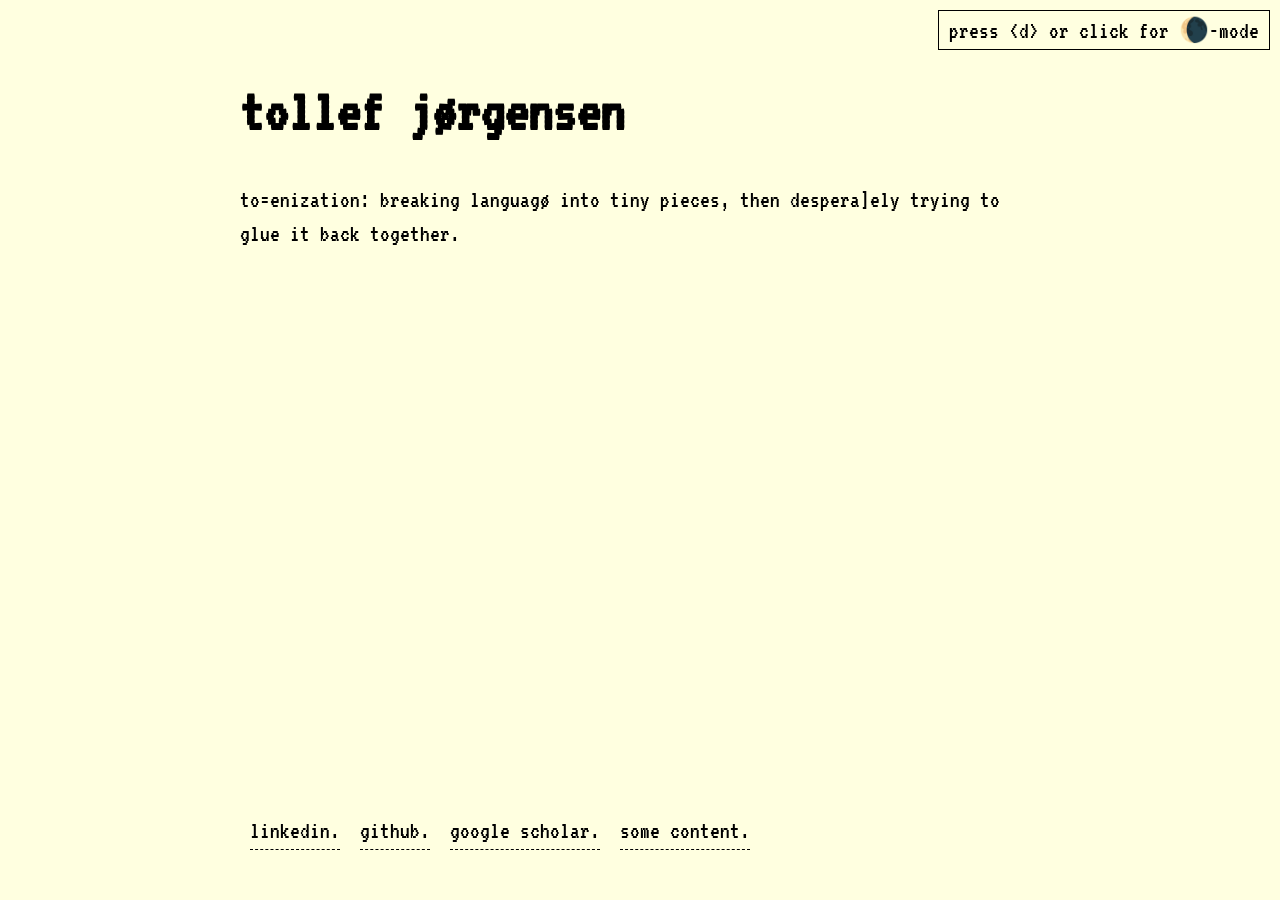
<file: index.html>
<!DOCTYPE html>
<html lang="en">

<head>
  <meta charset="UTF-8" />
  <meta name="viewport" content="width=device-width, initial-scale=1.0" />
  <title>tollef</title>
  <link rel="icon" type="image/png" href="favicon.ico" />
  <link rel="apple-touch-icon" sizes="180x180" href="apple-touch-icon.png">
  <link rel="icon" sizes="16x16" href="favicon-16x16.png">
  <link rel="icon" sizes="192x192" href="icon-192.png">
  <link rel="icon" sizes="512x512" href="icon-512.png">

  <link rel="preconnect" href="https://fonts.googleapis.com">
  <link rel="preconnect" href="https://fonts.gstatic.com" crossorigin>
  <link href="https://fonts.googleapis.com/css2?family=Press+Start+2P&display=swap" rel="stylesheet">
  <link href="https://fonts.googleapis.com/css2?family=VT323&display=swap" rel="stylesheet">
  <link rel="stylesheet" href="style.css" />
</head>

<body>
  <div class="toggle-container">
    <button class="toggle-button" id="theme-toggle">
      <span id="theme-prefix"></span>
      <span id="theme-icon"></span>
    </button>
  </div>

  <div class="container">
    <header class="header">
      <h1>tollef jørgensen</h1>
      <!-- <p>Welcome to my personal CV homepage</p> -->
    </header>

    <section class="introduction">
      <p class="text">
        computer person ("scientist") when i have to, otherwise just a fixer of things.
      </p>
    </section>

    <section class="contact">
      <div class="social-icons">
        <a href="https://www.linkedin.com/in/tollefj/" target="_blank" title="LinkedIn">
          linkedin.
        </a>
        <a href="https://github.com/tollefj" target="_blank" title="GitHub">
          github.
        </a>
        <a href="https://scholar.google.com/citations?user=LpJWJnIAAAAJ&hl=en" target="_blank" title="Google Scholar">
          google scholar.
        </a>
        <a href="/books" target="_blank" title="Some content">some content.</a>
      </div>
    </section>
  </div>

  <script src="home.js"></script>
  <script src="scramble.js"></script>
</body>

</html>
</file>
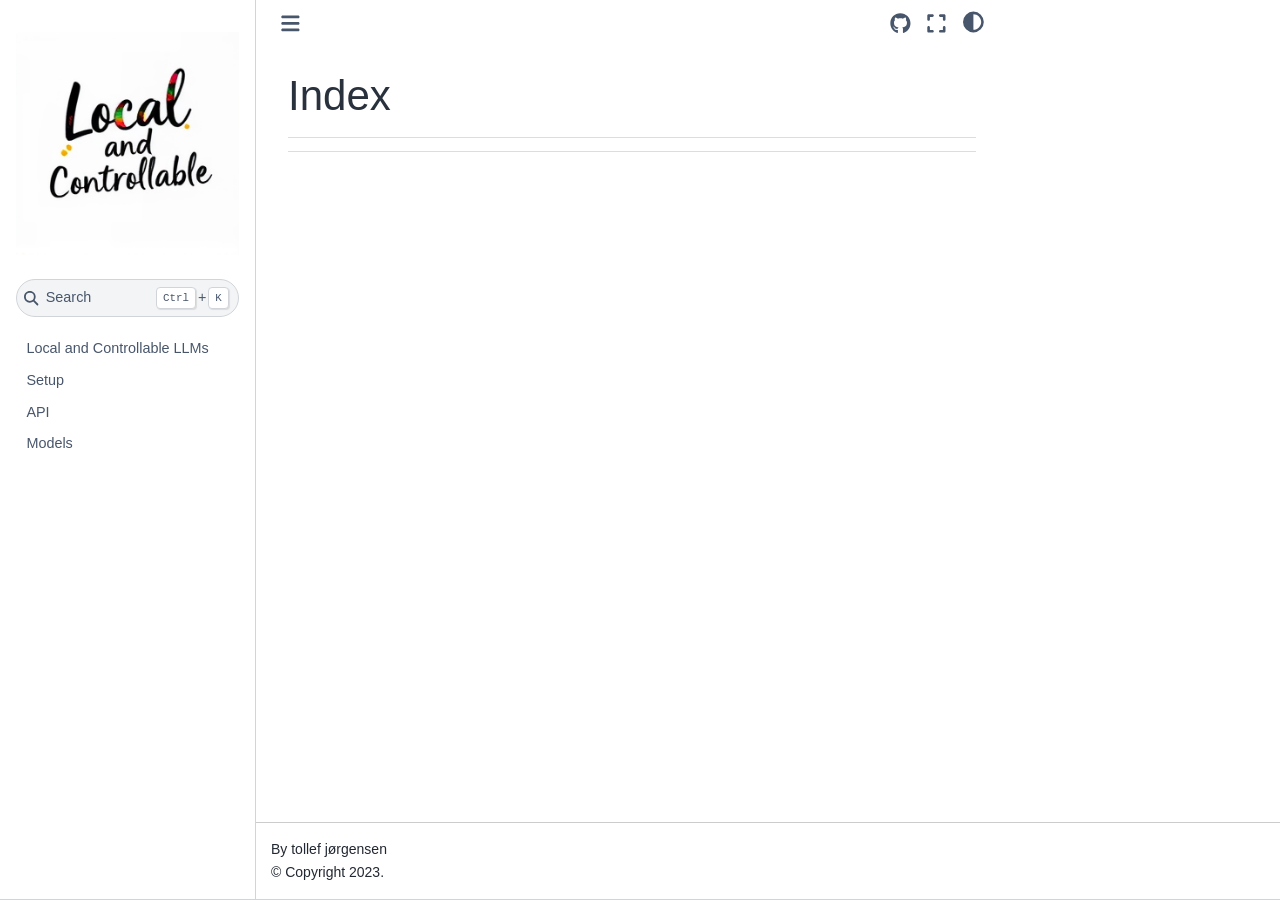
<file: books/local-llm/genindex.html>
<!DOCTYPE html>


<html lang="en" data-content_root="./" >

  <head>
    <meta charset="utf-8" />
    <meta name="viewport" content="width=device-width, initial-scale=1.0" />
    <title>Index &#8212; Local and Controllable LLMs</title>
  
  
  
  <script data-cfasync="false">
    document.documentElement.dataset.mode = localStorage.getItem("mode") || "";
    document.documentElement.dataset.theme = localStorage.getItem("theme") || "";
  </script>
  <!--
    this give us a css class that will be invisible only if js is disabled
  -->
  <noscript>
    <style>
      .pst-js-only { display: none !important; }

    </style>
  </noscript>
  
  <!-- Loaded before other Sphinx assets -->
  <link href="_static/styles/theme.css?digest=8878045cc6db502f8baf" rel="stylesheet" />
<link href="_static/styles/pydata-sphinx-theme.css?digest=8878045cc6db502f8baf" rel="stylesheet" />

    <link rel="stylesheet" type="text/css" href="_static/pygments.css?v=03e43079" />
    <link rel="stylesheet" type="text/css" href="_static/styles/sphinx-book-theme.css?v=a3416100" />
    <link rel="stylesheet" type="text/css" href="_static/togglebutton.css?v=13237357" />
    <link rel="stylesheet" type="text/css" href="_static/copybutton.css?v=76b2166b" />
    <link rel="stylesheet" type="text/css" href="_static/mystnb.4510f1fc1dee50b3e5859aac5469c37c29e427902b24a333a5f9fcb2f0b3ac41.css?v=be8a1c11" />
    <link rel="stylesheet" type="text/css" href="_static/sphinx-thebe.css?v=4fa983c6" />
    <link rel="stylesheet" type="text/css" href="_static/sphinx-design.min.css?v=95c83b7e" />
  
  <!-- So that users can add custom icons -->
  <script src="_static/scripts/fontawesome.js?digest=8878045cc6db502f8baf"></script>
  <!-- Pre-loaded scripts that we'll load fully later -->
  <link rel="preload" as="script" href="_static/scripts/bootstrap.js?digest=8878045cc6db502f8baf" />
<link rel="preload" as="script" href="_static/scripts/pydata-sphinx-theme.js?digest=8878045cc6db502f8baf" />

    <script src="_static/documentation_options.js?v=9eb32ce0"></script>
    <script src="_static/doctools.js?v=9a2dae69"></script>
    <script src="_static/sphinx_highlight.js?v=dc90522c"></script>
    <script src="_static/clipboard.min.js?v=a7894cd8"></script>
    <script src="_static/copybutton.js?v=f281be69"></script>
    <script src="_static/scripts/sphinx-book-theme.js?v=887ef09a"></script>
    <script>let toggleHintShow = 'Click to show';</script>
    <script>let toggleHintHide = 'Click to hide';</script>
    <script>let toggleOpenOnPrint = 'true';</script>
    <script src="_static/togglebutton.js?v=4a39c7ea"></script>
    <script>var togglebuttonSelector = '.toggle, .admonition.dropdown';</script>
    <script src="_static/design-tabs.js?v=f930bc37"></script>
    <script>const THEBE_JS_URL = "https://unpkg.com/thebe@0.8.2/lib/index.js"; const thebe_selector = ".thebe,.cell"; const thebe_selector_input = "pre"; const thebe_selector_output = ".output, .cell_output"</script>
    <script async="async" src="_static/sphinx-thebe.js?v=c100c467"></script>
    <script>var togglebuttonSelector = '.toggle, .admonition.dropdown';</script>
    <script>const THEBE_JS_URL = "https://unpkg.com/thebe@0.8.2/lib/index.js"; const thebe_selector = ".thebe,.cell"; const thebe_selector_input = "pre"; const thebe_selector_output = ".output, .cell_output"</script>
    <script>DOCUMENTATION_OPTIONS.pagename = 'genindex';</script>
    <link rel="index" title="Index" href="#" />
    <link rel="search" title="Search" href="search.html" />
  <meta name="viewport" content="width=device-width, initial-scale=1"/>
  <meta name="docsearch:language" content="en"/>
  <meta name="docsearch:version" content="" />
  </head>
  
  
  <body data-bs-spy="scroll" data-bs-target=".bd-toc-nav" data-offset="180" data-bs-root-margin="0px 0px -60%" data-default-mode="">

  
  
  <div id="pst-skip-link" class="skip-link d-print-none"><a href="#main-content">Skip to main content</a></div>
  
  <div id="pst-scroll-pixel-helper"></div>
  
  <button type="button" class="btn rounded-pill" id="pst-back-to-top">
    <i class="fa-solid fa-arrow-up"></i>Back to top</button>

  
  <dialog id="pst-search-dialog">
    
<form class="bd-search d-flex align-items-center"
      action="search.html"
      method="get">
  <i class="fa-solid fa-magnifying-glass"></i>
  <input type="search"
         class="form-control"
         name="q"
         placeholder="Search this book..."
         aria-label="Search this book..."
         autocomplete="off"
         autocorrect="off"
         autocapitalize="off"
         spellcheck="false"/>
  <span class="search-button__kbd-shortcut"><kbd class="kbd-shortcut__modifier">Ctrl</kbd>+<kbd>K</kbd></span>
</form>
  </dialog>

  <div class="pst-async-banner-revealer d-none">
  <aside id="bd-header-version-warning" class="d-none d-print-none" aria-label="Version warning"></aside>
</div>

  
    <header class="bd-header navbar navbar-expand-lg bd-navbar d-print-none">
    </header>
  

  <div class="bd-container">
    <div class="bd-container__inner bd-page-width">
      
      
      
        
      
      <dialog id="pst-primary-sidebar-modal"></dialog>
      <div id="pst-primary-sidebar" class="bd-sidebar-primary bd-sidebar">
        

  
  <div class="sidebar-header-items sidebar-primary__section">
    
    
    
    
  </div>
  
    <div class="sidebar-primary-items__start sidebar-primary__section">
        <div class="sidebar-primary-item">

  
    
  

<a class="navbar-brand logo" href="content/01-landing.html">
  
  
  
  
  
    
    
      
    
    
    <img src="_static/lcllm-logo.png" class="logo__image only-light" alt="Local and Controllable LLMs - Home"/>
    <img src="_static/lcllm-logo.png" class="logo__image only-dark pst-js-only" alt="Local and Controllable LLMs - Home"/>
  
  
</a></div>
        <div class="sidebar-primary-item">

<button class="btn search-button-field search-button__button pst-js-only" title="Search" aria-label="Search" data-bs-placement="bottom" data-bs-toggle="tooltip">
 <i class="fa-solid fa-magnifying-glass"></i>
 <span class="search-button__default-text">Search</span>
 <span class="search-button__kbd-shortcut"><kbd class="kbd-shortcut__modifier">Ctrl</kbd>+<kbd class="kbd-shortcut__modifier">K</kbd></span>
</button></div>
        <div class="sidebar-primary-item"><nav class="bd-links bd-docs-nav" aria-label="Main">
    <div class="bd-toc-item navbar-nav active">
        
        <ul class="nav bd-sidenav bd-sidenav__home-link">
            <li class="toctree-l1">
                <a class="reference internal" href="content/01-landing.html">
                    Local and Controllable LLMs
                </a>
            </li>
        </ul>
        <ul class="nav bd-sidenav">
<li class="toctree-l1"><a class="reference internal" href="content/02-setup.html">Setup</a></li>
<li class="toctree-l1"><a class="reference internal" href="content/03-api.html">API</a></li>
<li class="toctree-l1"><a class="reference internal" href="content/04-models.html">Models</a></li>
</ul>

    </div>
</nav></div>
    </div>
  
  
  <div class="sidebar-primary-items__end sidebar-primary__section">
      <div class="sidebar-primary-item">
<div id="ethical-ad-placement"
      class="flat"
      data-ea-publisher="readthedocs"
      data-ea-type="readthedocs-sidebar"
      data-ea-manual="true">
</div></div>
  </div>


      </div>
      
      <main id="main-content" class="bd-main" role="main">
        
        

<div class="sbt-scroll-pixel-helper"></div>

          <div class="bd-content">
            <div class="bd-article-container">
              
              <div class="bd-header-article d-print-none">
<div class="header-article-items header-article__inner">
  
    <div class="header-article-items__start">
      
        <div class="header-article-item"><button class="sidebar-toggle primary-toggle btn btn-sm" title="Toggle primary sidebar" data-bs-placement="bottom" data-bs-toggle="tooltip">
  <span class="fa-solid fa-bars"></span>
</button></div>
      
    </div>
  
  
    <div class="header-article-items__end">
      
        <div class="header-article-item">

<div class="article-header-buttons">


<a href="https://github.com/tollefj/controllable-local-LLM" target="_blank"
   class="btn btn-sm btn-source-repository-button"
   title="Source repository"
   data-bs-placement="bottom" data-bs-toggle="tooltip"
>
  

<span class="btn__icon-container">
  <i class="fab fa-github"></i>
  </span>

</a>




<button onclick="toggleFullScreen()"
  class="btn btn-sm btn-fullscreen-button"
  title="Fullscreen mode"
  data-bs-placement="bottom" data-bs-toggle="tooltip"
>
  

<span class="btn__icon-container">
  <i class="fas fa-expand"></i>
  </span>

</button>



<button class="btn btn-sm nav-link pst-navbar-icon theme-switch-button pst-js-only" aria-label="Color mode" data-bs-title="Color mode"  data-bs-placement="bottom" data-bs-toggle="tooltip">
  <i class="theme-switch fa-solid fa-sun                fa-lg" data-mode="light" title="Light"></i>
  <i class="theme-switch fa-solid fa-moon               fa-lg" data-mode="dark"  title="Dark"></i>
  <i class="theme-switch fa-solid fa-circle-half-stroke fa-lg" data-mode="auto"  title="System Settings"></i>
</button>


<button class="btn btn-sm pst-navbar-icon search-button search-button__button pst-js-only" title="Search" aria-label="Search" data-bs-placement="bottom" data-bs-toggle="tooltip">
    <i class="fa-solid fa-magnifying-glass fa-lg"></i>
</button>

</div></div>
      
    </div>
  
</div>
</div>
              
              

<div id="jb-print-docs-body" class="onlyprint">
    <h1></h1>
    <!-- Table of contents -->
    <div id="print-main-content">
        <div id="jb-print-toc">
            
        </div>
    </div>
</div>

              
                
<div id="searchbox"></div>
                <article class="bd-article">
                  

<h1 id="index">Index</h1>

<div class="genindex-jumpbox">
 
</div>


                </article>
              

              
              
              
              
                <footer class="prev-next-footer d-print-none">
                  
<div class="prev-next-area">
</div>
                </footer>
              
            </div>
            
            
              
            
          </div>
          <footer class="bd-footer-content">
            
<div class="bd-footer-content__inner container">
  
  <div class="footer-item">
    
<p class="component-author">
By tollef jørgensen
</p>

  </div>
  
  <div class="footer-item">
    

  <p class="copyright">
    
      © Copyright 2023.
      <br/>
    
  </p>

  </div>
  
  <div class="footer-item">
    
  </div>
  
  <div class="footer-item">
    
  </div>
  
</div>
          </footer>
        

      </main>
    </div>
  </div>
  
  <!-- Scripts loaded after <body> so the DOM is not blocked -->
  <script defer src="_static/scripts/bootstrap.js?digest=8878045cc6db502f8baf"></script>
<script defer src="_static/scripts/pydata-sphinx-theme.js?digest=8878045cc6db502f8baf"></script>

  <footer class="bd-footer">
  </footer>
  </body>
</html>
</file>
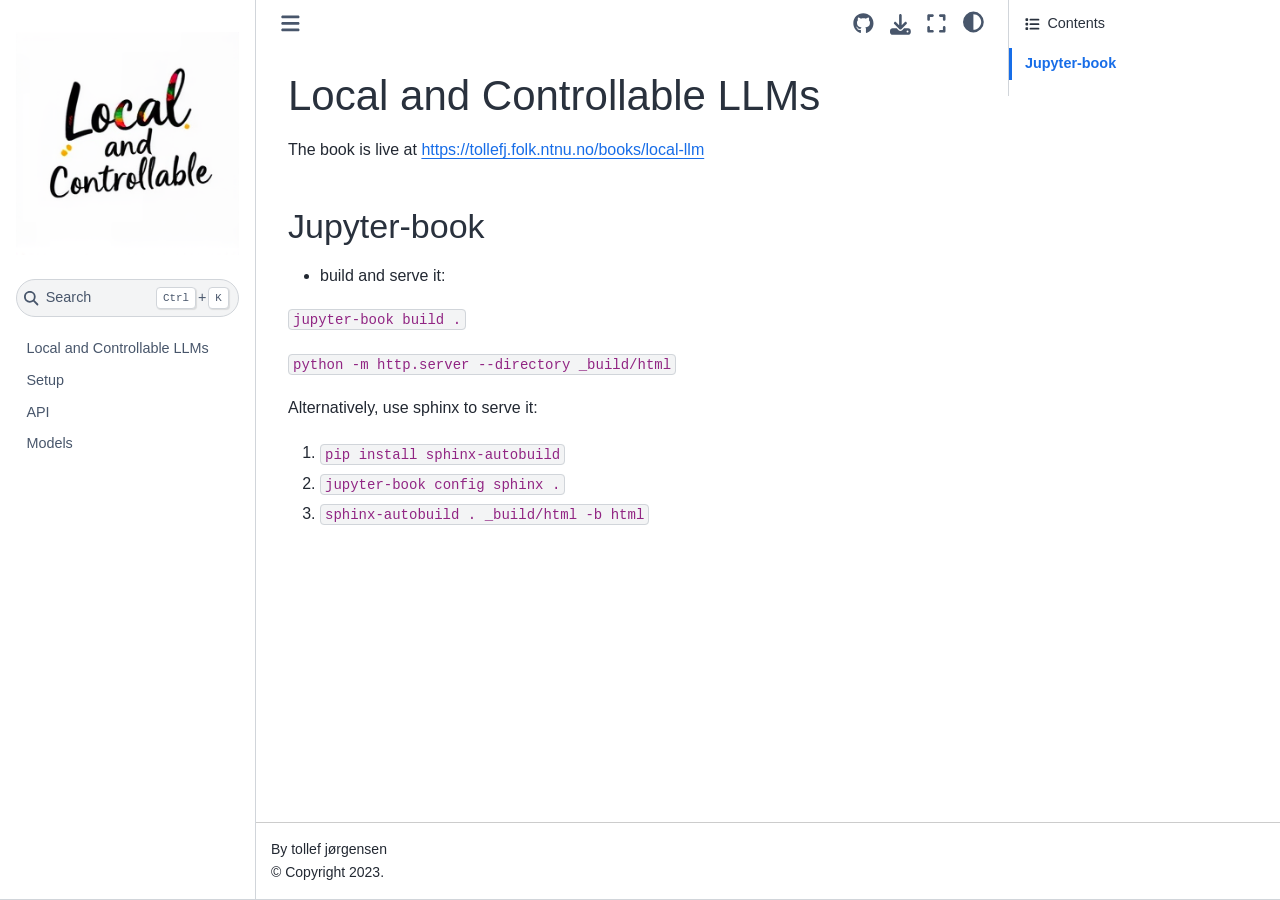
<file: books/local-llm/README.html>
<!DOCTYPE html>


<html lang="en" data-content_root="./" >

  <head>
    <meta charset="utf-8" />
    <meta name="viewport" content="width=device-width, initial-scale=1.0" /><meta name="viewport" content="width=device-width, initial-scale=1" />

    <title>Local and Controllable LLMs &#8212; Local and Controllable LLMs</title>
  
  
  
  <script data-cfasync="false">
    document.documentElement.dataset.mode = localStorage.getItem("mode") || "";
    document.documentElement.dataset.theme = localStorage.getItem("theme") || "";
  </script>
  <!--
    this give us a css class that will be invisible only if js is disabled
  -->
  <noscript>
    <style>
      .pst-js-only { display: none !important; }

    </style>
  </noscript>
  
  <!-- Loaded before other Sphinx assets -->
  <link href="_static/styles/theme.css?digest=8878045cc6db502f8baf" rel="stylesheet" />
<link href="_static/styles/pydata-sphinx-theme.css?digest=8878045cc6db502f8baf" rel="stylesheet" />

    <link rel="stylesheet" type="text/css" href="_static/pygments.css?v=03e43079" />
    <link rel="stylesheet" type="text/css" href="_static/styles/sphinx-book-theme.css?v=a3416100" />
    <link rel="stylesheet" type="text/css" href="_static/togglebutton.css?v=13237357" />
    <link rel="stylesheet" type="text/css" href="_static/copybutton.css?v=76b2166b" />
    <link rel="stylesheet" type="text/css" href="_static/mystnb.4510f1fc1dee50b3e5859aac5469c37c29e427902b24a333a5f9fcb2f0b3ac41.css?v=be8a1c11" />
    <link rel="stylesheet" type="text/css" href="_static/sphinx-thebe.css?v=4fa983c6" />
    <link rel="stylesheet" type="text/css" href="_static/sphinx-design.min.css?v=95c83b7e" />
  
  <!-- So that users can add custom icons -->
  <script src="_static/scripts/fontawesome.js?digest=8878045cc6db502f8baf"></script>
  <!-- Pre-loaded scripts that we'll load fully later -->
  <link rel="preload" as="script" href="_static/scripts/bootstrap.js?digest=8878045cc6db502f8baf" />
<link rel="preload" as="script" href="_static/scripts/pydata-sphinx-theme.js?digest=8878045cc6db502f8baf" />

    <script src="_static/documentation_options.js?v=9eb32ce0"></script>
    <script src="_static/doctools.js?v=9a2dae69"></script>
    <script src="_static/sphinx_highlight.js?v=dc90522c"></script>
    <script src="_static/clipboard.min.js?v=a7894cd8"></script>
    <script src="_static/copybutton.js?v=f281be69"></script>
    <script src="_static/scripts/sphinx-book-theme.js?v=887ef09a"></script>
    <script>let toggleHintShow = 'Click to show';</script>
    <script>let toggleHintHide = 'Click to hide';</script>
    <script>let toggleOpenOnPrint = 'true';</script>
    <script src="_static/togglebutton.js?v=4a39c7ea"></script>
    <script>var togglebuttonSelector = '.toggle, .admonition.dropdown';</script>
    <script src="_static/design-tabs.js?v=f930bc37"></script>
    <script>const THEBE_JS_URL = "https://unpkg.com/thebe@0.8.2/lib/index.js"; const thebe_selector = ".thebe,.cell"; const thebe_selector_input = "pre"; const thebe_selector_output = ".output, .cell_output"</script>
    <script async="async" src="_static/sphinx-thebe.js?v=c100c467"></script>
    <script>var togglebuttonSelector = '.toggle, .admonition.dropdown';</script>
    <script>const THEBE_JS_URL = "https://unpkg.com/thebe@0.8.2/lib/index.js"; const thebe_selector = ".thebe,.cell"; const thebe_selector_input = "pre"; const thebe_selector_output = ".output, .cell_output"</script>
    <script>DOCUMENTATION_OPTIONS.pagename = 'README';</script>
    <link rel="index" title="Index" href="genindex.html" />
    <link rel="search" title="Search" href="search.html" />
  <meta name="viewport" content="width=device-width, initial-scale=1"/>
  <meta name="docsearch:language" content="en"/>
  <meta name="docsearch:version" content="" />
  </head>
  
  
  <body data-bs-spy="scroll" data-bs-target=".bd-toc-nav" data-offset="180" data-bs-root-margin="0px 0px -60%" data-default-mode="">

  
  
  <div id="pst-skip-link" class="skip-link d-print-none"><a href="#main-content">Skip to main content</a></div>
  
  <div id="pst-scroll-pixel-helper"></div>
  
  <button type="button" class="btn rounded-pill" id="pst-back-to-top">
    <i class="fa-solid fa-arrow-up"></i>Back to top</button>

  
  <dialog id="pst-search-dialog">
    
<form class="bd-search d-flex align-items-center"
      action="search.html"
      method="get">
  <i class="fa-solid fa-magnifying-glass"></i>
  <input type="search"
         class="form-control"
         name="q"
         placeholder="Search this book..."
         aria-label="Search this book..."
         autocomplete="off"
         autocorrect="off"
         autocapitalize="off"
         spellcheck="false"/>
  <span class="search-button__kbd-shortcut"><kbd class="kbd-shortcut__modifier">Ctrl</kbd>+<kbd>K</kbd></span>
</form>
  </dialog>

  <div class="pst-async-banner-revealer d-none">
  <aside id="bd-header-version-warning" class="d-none d-print-none" aria-label="Version warning"></aside>
</div>

  
    <header class="bd-header navbar navbar-expand-lg bd-navbar d-print-none">
    </header>
  

  <div class="bd-container">
    <div class="bd-container__inner bd-page-width">
      
      
      
        
      
      <dialog id="pst-primary-sidebar-modal"></dialog>
      <div id="pst-primary-sidebar" class="bd-sidebar-primary bd-sidebar">
        

  
  <div class="sidebar-header-items sidebar-primary__section">
    
    
    
    
  </div>
  
    <div class="sidebar-primary-items__start sidebar-primary__section">
        <div class="sidebar-primary-item">

  
    
  

<a class="navbar-brand logo" href="content/01-landing.html">
  
  
  
  
  
    
    
      
    
    
    <img src="_static/lcllm-logo.png" class="logo__image only-light" alt="Local and Controllable LLMs - Home"/>
    <img src="_static/lcllm-logo.png" class="logo__image only-dark pst-js-only" alt="Local and Controllable LLMs - Home"/>
  
  
</a></div>
        <div class="sidebar-primary-item">

<button class="btn search-button-field search-button__button pst-js-only" title="Search" aria-label="Search" data-bs-placement="bottom" data-bs-toggle="tooltip">
 <i class="fa-solid fa-magnifying-glass"></i>
 <span class="search-button__default-text">Search</span>
 <span class="search-button__kbd-shortcut"><kbd class="kbd-shortcut__modifier">Ctrl</kbd>+<kbd class="kbd-shortcut__modifier">K</kbd></span>
</button></div>
        <div class="sidebar-primary-item"><nav class="bd-links bd-docs-nav" aria-label="Main">
    <div class="bd-toc-item navbar-nav active">
        
        <ul class="nav bd-sidenav bd-sidenav__home-link">
            <li class="toctree-l1">
                <a class="reference internal" href="content/01-landing.html">
                    Local and Controllable LLMs
                </a>
            </li>
        </ul>
        <ul class="nav bd-sidenav">
<li class="toctree-l1"><a class="reference internal" href="content/02-setup.html">Setup</a></li>
<li class="toctree-l1"><a class="reference internal" href="content/03-api.html">API</a></li>
<li class="toctree-l1"><a class="reference internal" href="content/04-models.html">Models</a></li>
</ul>

    </div>
</nav></div>
    </div>
  
  
  <div class="sidebar-primary-items__end sidebar-primary__section">
      <div class="sidebar-primary-item">
<div id="ethical-ad-placement"
      class="flat"
      data-ea-publisher="readthedocs"
      data-ea-type="readthedocs-sidebar"
      data-ea-manual="true">
</div></div>
  </div>


      </div>
      
      <main id="main-content" class="bd-main" role="main">
        
        

<div class="sbt-scroll-pixel-helper"></div>

          <div class="bd-content">
            <div class="bd-article-container">
              
              <div class="bd-header-article d-print-none">
<div class="header-article-items header-article__inner">
  
    <div class="header-article-items__start">
      
        <div class="header-article-item"><button class="sidebar-toggle primary-toggle btn btn-sm" title="Toggle primary sidebar" data-bs-placement="bottom" data-bs-toggle="tooltip">
  <span class="fa-solid fa-bars"></span>
</button></div>
      
    </div>
  
  
    <div class="header-article-items__end">
      
        <div class="header-article-item">

<div class="article-header-buttons">


<a href="https://github.com/tollefj/controllable-local-LLM" target="_blank"
   class="btn btn-sm btn-source-repository-button"
   title="Source repository"
   data-bs-placement="bottom" data-bs-toggle="tooltip"
>
  

<span class="btn__icon-container">
  <i class="fab fa-github"></i>
  </span>

</a>






<div class="dropdown dropdown-download-buttons">
  <button class="btn dropdown-toggle" type="button" data-bs-toggle="dropdown" aria-expanded="false" aria-label="Download this page">
    <i class="fas fa-download"></i>
  </button>
  <ul class="dropdown-menu">
      
      
      
      <li><a href="_sources/README.md" target="_blank"
   class="btn btn-sm btn-download-source-button dropdown-item"
   title="Download source file"
   data-bs-placement="left" data-bs-toggle="tooltip"
>
  

<span class="btn__icon-container">
  <i class="fas fa-file"></i>
  </span>
<span class="btn__text-container">.md</span>
</a>
</li>
      
      
      
      
      <li>
<button onclick="window.print()"
  class="btn btn-sm btn-download-pdf-button dropdown-item"
  title="Print to PDF"
  data-bs-placement="left" data-bs-toggle="tooltip"
>
  

<span class="btn__icon-container">
  <i class="fas fa-file-pdf"></i>
  </span>
<span class="btn__text-container">.pdf</span>
</button>
</li>
      
  </ul>
</div>




<button onclick="toggleFullScreen()"
  class="btn btn-sm btn-fullscreen-button"
  title="Fullscreen mode"
  data-bs-placement="bottom" data-bs-toggle="tooltip"
>
  

<span class="btn__icon-container">
  <i class="fas fa-expand"></i>
  </span>

</button>



<button class="btn btn-sm nav-link pst-navbar-icon theme-switch-button pst-js-only" aria-label="Color mode" data-bs-title="Color mode"  data-bs-placement="bottom" data-bs-toggle="tooltip">
  <i class="theme-switch fa-solid fa-sun                fa-lg" data-mode="light" title="Light"></i>
  <i class="theme-switch fa-solid fa-moon               fa-lg" data-mode="dark"  title="Dark"></i>
  <i class="theme-switch fa-solid fa-circle-half-stroke fa-lg" data-mode="auto"  title="System Settings"></i>
</button>


<button class="btn btn-sm pst-navbar-icon search-button search-button__button pst-js-only" title="Search" aria-label="Search" data-bs-placement="bottom" data-bs-toggle="tooltip">
    <i class="fa-solid fa-magnifying-glass fa-lg"></i>
</button>
<button class="sidebar-toggle secondary-toggle btn btn-sm" title="Toggle secondary sidebar" data-bs-placement="bottom" data-bs-toggle="tooltip">
    <span class="fa-solid fa-list"></span>
</button>
</div></div>
      
    </div>
  
</div>
</div>
              
              

<div id="jb-print-docs-body" class="onlyprint">
    <h1>Local and Controllable LLMs</h1>
    <!-- Table of contents -->
    <div id="print-main-content">
        <div id="jb-print-toc">
            
            <div>
                <h2> Contents </h2>
            </div>
            <nav aria-label="Page">
                <ul class="visible nav section-nav flex-column">
<li class="toc-h2 nav-item toc-entry"><a class="reference internal nav-link" href="#jupyter-book">Jupyter-book</a></li>
</ul>
            </nav>
        </div>
    </div>
</div>

              
                
<div id="searchbox"></div>
                <article class="bd-article">
                  
  <section id="local-and-controllable-llms">
<h1>Local and Controllable LLMs<a class="headerlink" href="#local-and-controllable-llms" title="Link to this heading">#</a></h1>
<p>The book is live at <a class="reference external" href="https://tollefj.folk.ntnu.no/books/local-llm">https://tollefj.folk.ntnu.no/books/local-llm</a></p>
<section id="jupyter-book">
<h2>Jupyter-book<a class="headerlink" href="#jupyter-book" title="Link to this heading">#</a></h2>
<ul class="simple">
<li><p>build and serve it:</p></li>
</ul>
<p><code class="docutils literal notranslate"><span class="pre">jupyter-book</span> <span class="pre">build</span> <span class="pre">.</span></code></p>
<p><code class="docutils literal notranslate"><span class="pre">python</span> <span class="pre">-m</span> <span class="pre">http.server</span> <span class="pre">--directory</span> <span class="pre">_build/html</span></code></p>
<p>Alternatively, use sphinx to serve it:</p>
<ol class="arabic simple">
<li><p><code class="docutils literal notranslate"><span class="pre">pip</span> <span class="pre">install</span> <span class="pre">sphinx-autobuild</span></code></p></li>
<li><p><code class="docutils literal notranslate"><span class="pre">jupyter-book</span> <span class="pre">config</span> <span class="pre">sphinx</span> <span class="pre">.</span></code></p></li>
<li><p><code class="docutils literal notranslate"><span class="pre">sphinx-autobuild</span> <span class="pre">.</span> <span class="pre">_build/html</span> <span class="pre">-b</span> <span class="pre">html</span></code></p></li>
</ol>
</section>
</section>

    <script type="text/x-thebe-config">
    {
        requestKernel: true,
        binderOptions: {
            repo: "binder-examples/jupyter-stacks-datascience",
            ref: "master",
        },
        codeMirrorConfig: {
            theme: "abcdef",
            mode: "python"
        },
        kernelOptions: {
            name: "python3",
            path: "./."
        },
        predefinedOutput: true
    }
    </script>
    <script>kernelName = 'python3'</script>

                </article>
              

              
              
              
              
                <footer class="prev-next-footer d-print-none">
                  
<div class="prev-next-area">
</div>
                </footer>
              
            </div>
            
            
              
                <dialog id="pst-secondary-sidebar-modal"></dialog>
                <div id="pst-secondary-sidebar" class="bd-sidebar-secondary bd-toc"><div class="sidebar-secondary-items sidebar-secondary__inner">


  <div class="sidebar-secondary-item">
  <div class="page-toc tocsection onthispage">
    <i class="fa-solid fa-list"></i> Contents
  </div>
  <nav class="bd-toc-nav page-toc">
    <ul class="visible nav section-nav flex-column">
<li class="toc-h2 nav-item toc-entry"><a class="reference internal nav-link" href="#jupyter-book">Jupyter-book</a></li>
</ul>
  </nav></div>

</div></div>
              
            
          </div>
          <footer class="bd-footer-content">
            
<div class="bd-footer-content__inner container">
  
  <div class="footer-item">
    
<p class="component-author">
By tollef jørgensen
</p>

  </div>
  
  <div class="footer-item">
    

  <p class="copyright">
    
      © Copyright 2023.
      <br/>
    
  </p>

  </div>
  
  <div class="footer-item">
    
  </div>
  
  <div class="footer-item">
    
  </div>
  
</div>
          </footer>
        

      </main>
    </div>
  </div>
  
  <!-- Scripts loaded after <body> so the DOM is not blocked -->
  <script defer src="_static/scripts/bootstrap.js?digest=8878045cc6db502f8baf"></script>
<script defer src="_static/scripts/pydata-sphinx-theme.js?digest=8878045cc6db502f8baf"></script>

  <footer class="bd-footer">
  </footer>
  </body>
</html>
</file>
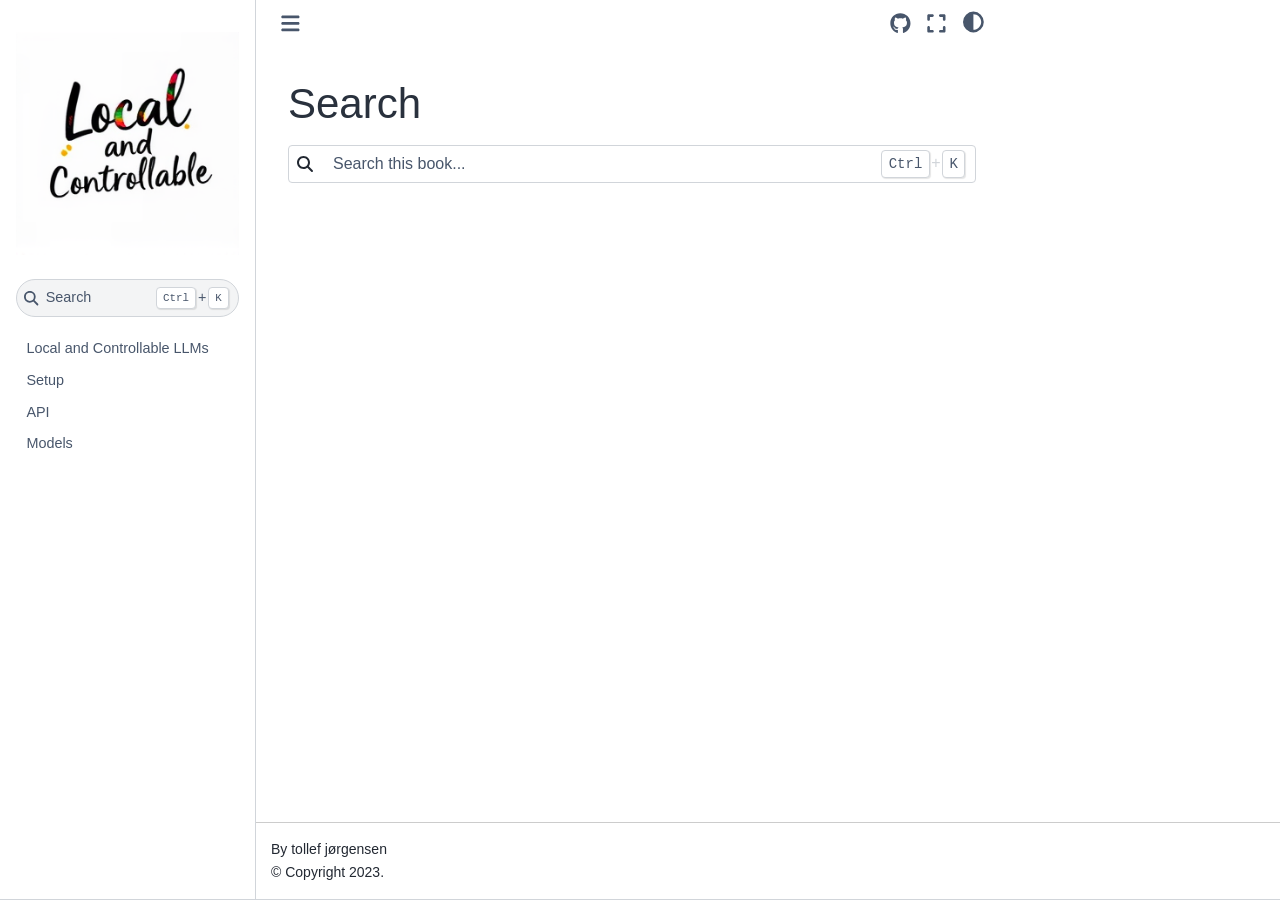
<file: books/local-llm/search.html>
<!DOCTYPE html>


<html lang="en" data-content_root="./" >

  <head>
    <meta charset="utf-8" />
    <meta name="viewport" content="width=device-width, initial-scale=1.0" /><title>Search - Local and Controllable LLMs</title>
  
  
  
  <script data-cfasync="false">
    document.documentElement.dataset.mode = localStorage.getItem("mode") || "";
    document.documentElement.dataset.theme = localStorage.getItem("theme") || "";
  </script>
  <!--
    this give us a css class that will be invisible only if js is disabled
  -->
  <noscript>
    <style>
      .pst-js-only { display: none !important; }

    </style>
  </noscript>
  
  <!-- Loaded before other Sphinx assets -->
  <link href="_static/styles/theme.css?digest=8878045cc6db502f8baf" rel="stylesheet" />
<link href="_static/styles/pydata-sphinx-theme.css?digest=8878045cc6db502f8baf" rel="stylesheet" />

    <link rel="stylesheet" type="text/css" href="_static/pygments.css?v=03e43079" />
    <link rel="stylesheet" type="text/css" href="_static/styles/sphinx-book-theme.css?v=a3416100" />
    <link rel="stylesheet" type="text/css" href="_static/togglebutton.css?v=13237357" />
    <link rel="stylesheet" type="text/css" href="_static/copybutton.css?v=76b2166b" />
    <link rel="stylesheet" type="text/css" href="_static/mystnb.4510f1fc1dee50b3e5859aac5469c37c29e427902b24a333a5f9fcb2f0b3ac41.css?v=be8a1c11" />
    <link rel="stylesheet" type="text/css" href="_static/sphinx-thebe.css?v=4fa983c6" />
    <link rel="stylesheet" type="text/css" href="_static/sphinx-design.min.css?v=95c83b7e" />
  
  <!-- So that users can add custom icons -->
  <script src="_static/scripts/fontawesome.js?digest=8878045cc6db502f8baf"></script>
  <!-- Pre-loaded scripts that we'll load fully later -->
  <link rel="preload" as="script" href="_static/scripts/bootstrap.js?digest=8878045cc6db502f8baf" />
<link rel="preload" as="script" href="_static/scripts/pydata-sphinx-theme.js?digest=8878045cc6db502f8baf" />

    <script src="_static/documentation_options.js?v=9eb32ce0"></script>
    <script src="_static/doctools.js?v=9a2dae69"></script>
    <script src="_static/sphinx_highlight.js?v=dc90522c"></script>
    <script src="_static/clipboard.min.js?v=a7894cd8"></script>
    <script src="_static/copybutton.js?v=f281be69"></script>
    <script src="_static/scripts/sphinx-book-theme.js?v=887ef09a"></script>
    <script>let toggleHintShow = 'Click to show';</script>
    <script>let toggleHintHide = 'Click to hide';</script>
    <script>let toggleOpenOnPrint = 'true';</script>
    <script src="_static/togglebutton.js?v=4a39c7ea"></script>
    <script>var togglebuttonSelector = '.toggle, .admonition.dropdown';</script>
    <script src="_static/design-tabs.js?v=f930bc37"></script>
    <script>const THEBE_JS_URL = "https://unpkg.com/thebe@0.8.2/lib/index.js"; const thebe_selector = ".thebe,.cell"; const thebe_selector_input = "pre"; const thebe_selector_output = ".output, .cell_output"</script>
    <script async="async" src="_static/sphinx-thebe.js?v=c100c467"></script>
    <script>var togglebuttonSelector = '.toggle, .admonition.dropdown';</script>
    <script>const THEBE_JS_URL = "https://unpkg.com/thebe@0.8.2/lib/index.js"; const thebe_selector = ".thebe,.cell"; const thebe_selector_input = "pre"; const thebe_selector_output = ".output, .cell_output"</script>
    <script>DOCUMENTATION_OPTIONS.pagename = 'search';</script>
  <script src="_static/searchtools.js"></script>
  <script src="_static/language_data.js"></script>
  <script src="searchindex.js"></script>
    <link rel="index" title="Index" href="genindex.html" />
    <link rel="search" title="Search" href="#" />
  <meta name="viewport" content="width=device-width, initial-scale=1"/>
  <meta name="docsearch:language" content="en"/>
  <meta name="docsearch:version" content="" />
  </head>
  
  
  <body data-bs-spy="scroll" data-bs-target=".bd-toc-nav" data-offset="180" data-bs-root-margin="0px 0px -60%" data-default-mode="">

  
  
  <div id="pst-skip-link" class="skip-link d-print-none"><a href="#main-content">Skip to main content</a></div>
  
  <div id="pst-scroll-pixel-helper"></div>
  
  <button type="button" class="btn rounded-pill" id="pst-back-to-top">
    <i class="fa-solid fa-arrow-up"></i>Back to top</button>

  
  <dialog id="pst-search-dialog">
    
<form class="bd-search d-flex align-items-center"
      action="#"
      method="get">
  <i class="fa-solid fa-magnifying-glass"></i>
  <input type="search"
         class="form-control"
         name="q"
         placeholder="Search this book..."
         aria-label="Search this book..."
         autocomplete="off"
         autocorrect="off"
         autocapitalize="off"
         spellcheck="false"/>
  <span class="search-button__kbd-shortcut"><kbd class="kbd-shortcut__modifier">Ctrl</kbd>+<kbd>K</kbd></span>
</form>
  </dialog>

  <div class="pst-async-banner-revealer d-none">
  <aside id="bd-header-version-warning" class="d-none d-print-none" aria-label="Version warning"></aside>
</div>

  
    <header class="bd-header navbar navbar-expand-lg bd-navbar d-print-none">
    </header>
  

  <div class="bd-container">
    <div class="bd-container__inner bd-page-width">
      
      
      
        
      
      <dialog id="pst-primary-sidebar-modal"></dialog>
      <div id="pst-primary-sidebar" class="bd-sidebar-primary bd-sidebar">
        

  
  <div class="sidebar-header-items sidebar-primary__section">
    
    
    
    
  </div>
  
    <div class="sidebar-primary-items__start sidebar-primary__section">
        <div class="sidebar-primary-item">

  
    
  

<a class="navbar-brand logo" href="content/01-landing.html">
  
  
  
  
  
    
    
      
    
    
    <img src="_static/lcllm-logo.png" class="logo__image only-light" alt="Local and Controllable LLMs - Home"/>
    <img src="_static/lcllm-logo.png" class="logo__image only-dark pst-js-only" alt="Local and Controllable LLMs - Home"/>
  
  
</a></div>
        <div class="sidebar-primary-item">

<button class="btn search-button-field search-button__button pst-js-only" title="Search" aria-label="Search" data-bs-placement="bottom" data-bs-toggle="tooltip">
 <i class="fa-solid fa-magnifying-glass"></i>
 <span class="search-button__default-text">Search</span>
 <span class="search-button__kbd-shortcut"><kbd class="kbd-shortcut__modifier">Ctrl</kbd>+<kbd class="kbd-shortcut__modifier">K</kbd></span>
</button></div>
        <div class="sidebar-primary-item"><nav class="bd-links bd-docs-nav" aria-label="Main">
    <div class="bd-toc-item navbar-nav active">
        
        <ul class="nav bd-sidenav bd-sidenav__home-link">
            <li class="toctree-l1">
                <a class="reference internal" href="content/01-landing.html">
                    Local and Controllable LLMs
                </a>
            </li>
        </ul>
        <ul class="nav bd-sidenav">
<li class="toctree-l1"><a class="reference internal" href="content/02-setup.html">Setup</a></li>
<li class="toctree-l1"><a class="reference internal" href="content/03-api.html">API</a></li>
<li class="toctree-l1"><a class="reference internal" href="content/04-models.html">Models</a></li>
</ul>

    </div>
</nav></div>
    </div>
  
  
  <div class="sidebar-primary-items__end sidebar-primary__section">
      <div class="sidebar-primary-item">
<div id="ethical-ad-placement"
      class="flat"
      data-ea-publisher="readthedocs"
      data-ea-type="readthedocs-sidebar"
      data-ea-manual="true">
</div></div>
  </div>


      </div>
      
      <main id="main-content" class="bd-main" role="main">
        
        

<div class="sbt-scroll-pixel-helper"></div>

          <div class="bd-content">
            <div class="bd-article-container">
              
              <div class="bd-header-article d-print-none">
<div class="header-article-items header-article__inner">
  
    <div class="header-article-items__start">
      
        <div class="header-article-item"><button class="sidebar-toggle primary-toggle btn btn-sm" title="Toggle primary sidebar" data-bs-placement="bottom" data-bs-toggle="tooltip">
  <span class="fa-solid fa-bars"></span>
</button></div>
      
    </div>
  
  
    <div class="header-article-items__end">
      
        <div class="header-article-item">

<div class="article-header-buttons">


<a href="https://github.com/tollefj/controllable-local-LLM" target="_blank"
   class="btn btn-sm btn-source-repository-button"
   title="Source repository"
   data-bs-placement="bottom" data-bs-toggle="tooltip"
>
  

<span class="btn__icon-container">
  <i class="fab fa-github"></i>
  </span>

</a>




<button onclick="toggleFullScreen()"
  class="btn btn-sm btn-fullscreen-button"
  title="Fullscreen mode"
  data-bs-placement="bottom" data-bs-toggle="tooltip"
>
  

<span class="btn__icon-container">
  <i class="fas fa-expand"></i>
  </span>

</button>



<button class="btn btn-sm nav-link pst-navbar-icon theme-switch-button pst-js-only" aria-label="Color mode" data-bs-title="Color mode"  data-bs-placement="bottom" data-bs-toggle="tooltip">
  <i class="theme-switch fa-solid fa-sun                fa-lg" data-mode="light" title="Light"></i>
  <i class="theme-switch fa-solid fa-moon               fa-lg" data-mode="dark"  title="Dark"></i>
  <i class="theme-switch fa-solid fa-circle-half-stroke fa-lg" data-mode="auto"  title="System Settings"></i>
</button>


<button class="btn btn-sm pst-navbar-icon search-button search-button__button pst-js-only" title="Search" aria-label="Search" data-bs-placement="bottom" data-bs-toggle="tooltip">
    <i class="fa-solid fa-magnifying-glass fa-lg"></i>
</button>

</div></div>
      
    </div>
  
</div>
</div>
              
              
  <div class="bd-search-container">
    <h1>Search</h1>
    <noscript>
      <div class="admonition error">
        <p class="admonition-title">Error</p>
        <p>Please activate JavaScript to enable the search functionality.</p>
      </div>
    </noscript>
    
<form class="bd-search d-flex align-items-center"
      action="#"
      method="get">
  <i class="fa-solid fa-magnifying-glass"></i>
  <input type="search"
         class="form-control"
         name="q"
         placeholder="Search this book..."
         aria-label="Search this book..."
         autocomplete="off"
         autocorrect="off"
         autocapitalize="off"
         spellcheck="false"/>
  <span class="search-button__kbd-shortcut"><kbd class="kbd-shortcut__modifier">Ctrl</kbd>+<kbd>K</kbd></span>
</form>
    <div id="search-results"></div>
  </div>
  <script>
    // Activate the search field on page load
    let searchInput = document.querySelector("form.bd-search input");
    if (searchInput) {
        searchInput.focus();
        searchInput.select();
        console.log("[PST]: Set focus on search field.");
    }
  </script>

              
              
              
              
                <footer class="prev-next-footer d-print-none">
                  
<div class="prev-next-area">
</div>
                </footer>
              
            </div>
            
            
              
            
          </div>
          <footer class="bd-footer-content">
            
<div class="bd-footer-content__inner container">
  
  <div class="footer-item">
    
<p class="component-author">
By tollef jørgensen
</p>

  </div>
  
  <div class="footer-item">
    

  <p class="copyright">
    
      © Copyright 2023.
      <br/>
    
  </p>

  </div>
  
  <div class="footer-item">
    
  </div>
  
  <div class="footer-item">
    
  </div>
  
</div>
          </footer>
        

      </main>
    </div>
  </div>
  
  <!-- Scripts loaded after <body> so the DOM is not blocked -->
  <script defer src="_static/scripts/bootstrap.js?digest=8878045cc6db502f8baf"></script>
<script defer src="_static/scripts/pydata-sphinx-theme.js?digest=8878045cc6db502f8baf"></script>

  <footer class="bd-footer">
  </footer>
  </body>
</html>
</file>
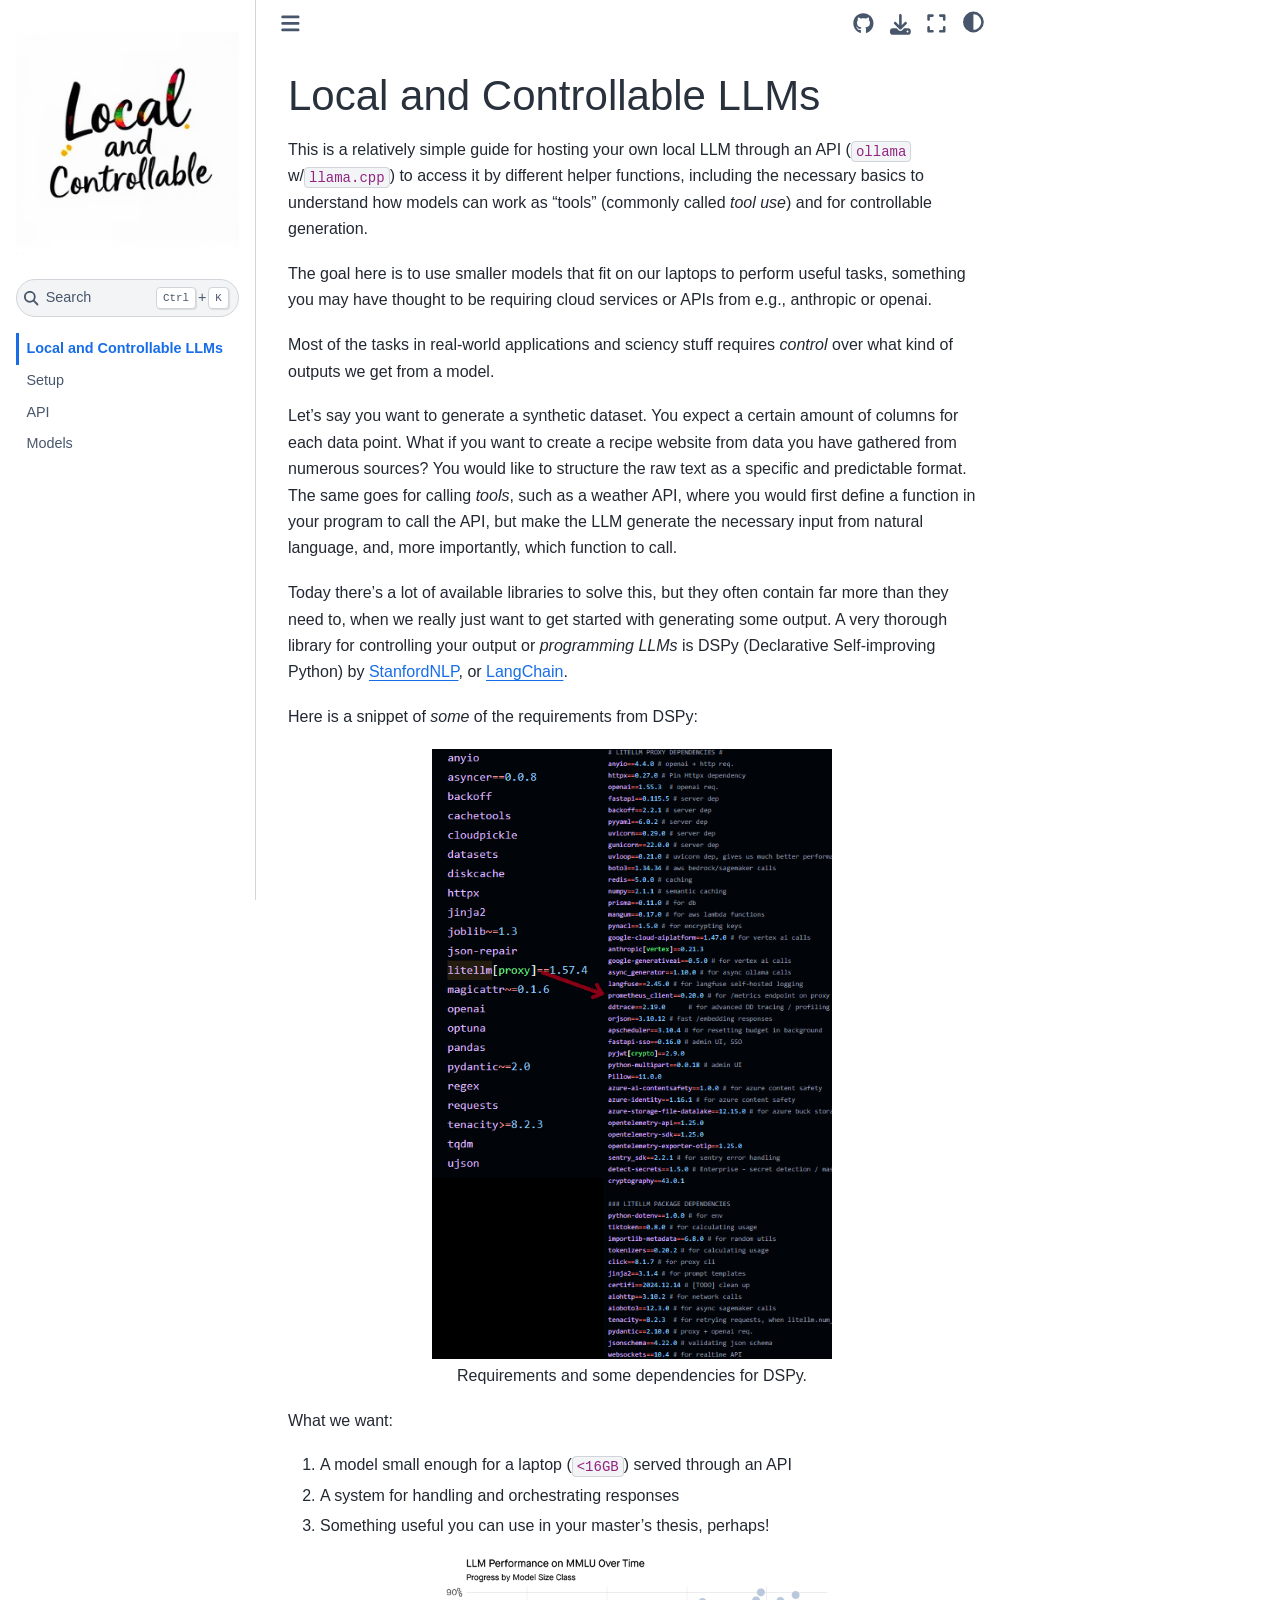
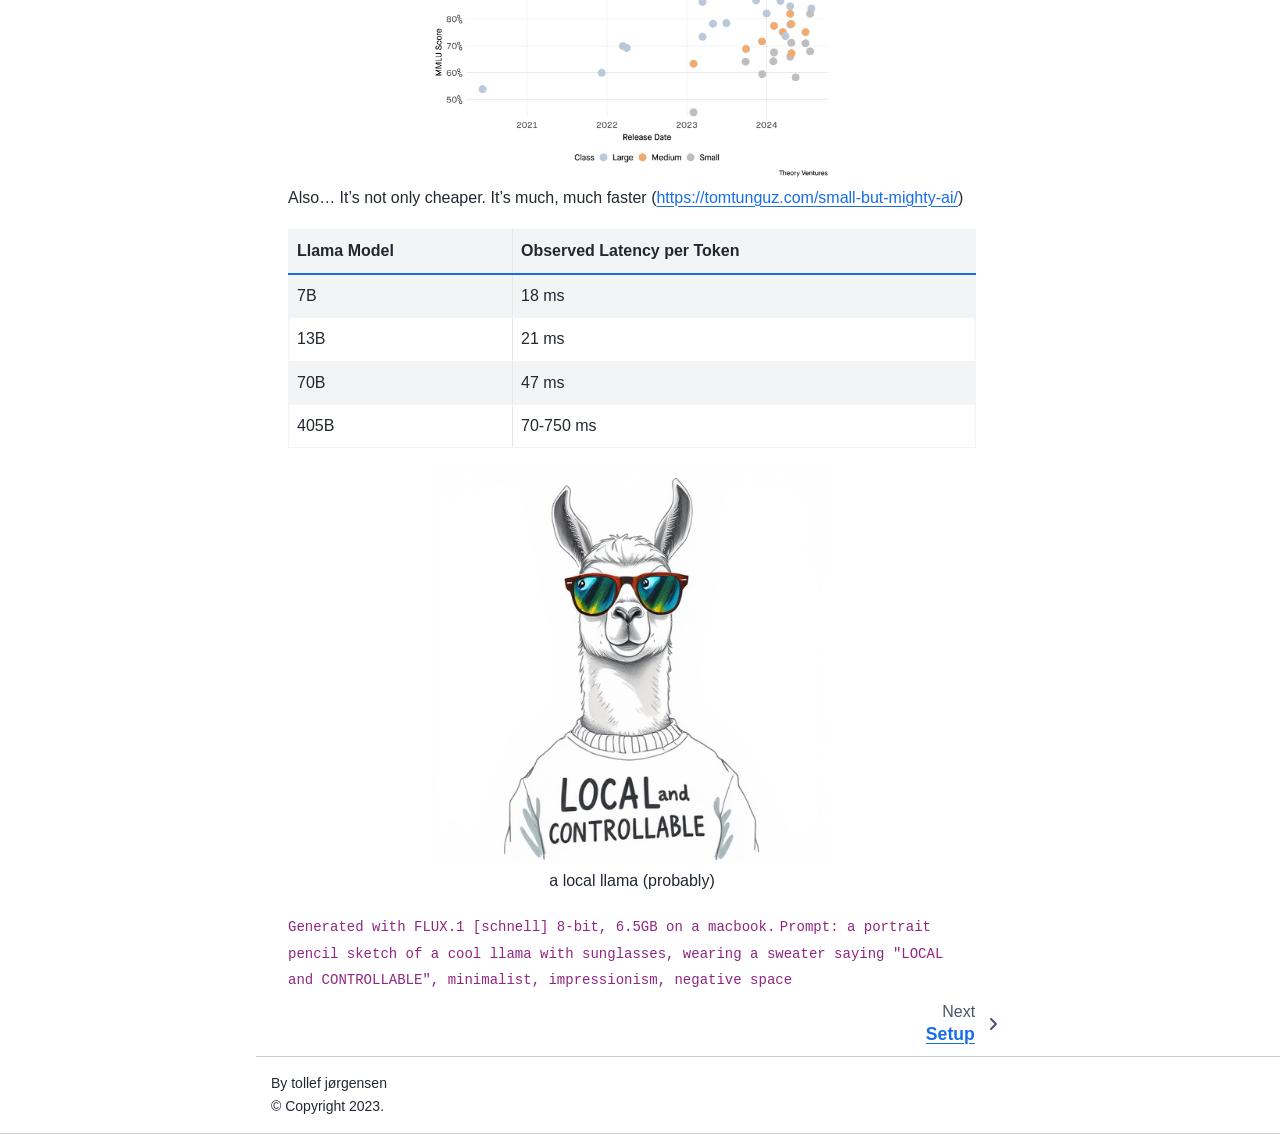
<file: books/local-llm/content/01-landing.html>
<!DOCTYPE html>


<html lang="en" data-content_root="../" >

  <head>
    <meta charset="utf-8" />
    <meta name="viewport" content="width=device-width, initial-scale=1.0" /><meta name="viewport" content="width=device-width, initial-scale=1" />

    <title>Local and Controllable LLMs &#8212; Local and Controllable LLMs</title>
  
  
  
  <script data-cfasync="false">
    document.documentElement.dataset.mode = localStorage.getItem("mode") || "";
    document.documentElement.dataset.theme = localStorage.getItem("theme") || "";
  </script>
  <!--
    this give us a css class that will be invisible only if js is disabled
  -->
  <noscript>
    <style>
      .pst-js-only { display: none !important; }

    </style>
  </noscript>
  
  <!-- Loaded before other Sphinx assets -->
  <link href="../_static/styles/theme.css?digest=8878045cc6db502f8baf" rel="stylesheet" />
<link href="../_static/styles/pydata-sphinx-theme.css?digest=8878045cc6db502f8baf" rel="stylesheet" />

    <link rel="stylesheet" type="text/css" href="../_static/pygments.css?v=03e43079" />
    <link rel="stylesheet" type="text/css" href="../_static/styles/sphinx-book-theme.css?v=a3416100" />
    <link rel="stylesheet" type="text/css" href="../_static/togglebutton.css?v=13237357" />
    <link rel="stylesheet" type="text/css" href="../_static/copybutton.css?v=76b2166b" />
    <link rel="stylesheet" type="text/css" href="../_static/mystnb.4510f1fc1dee50b3e5859aac5469c37c29e427902b24a333a5f9fcb2f0b3ac41.css?v=be8a1c11" />
    <link rel="stylesheet" type="text/css" href="../_static/sphinx-thebe.css?v=4fa983c6" />
    <link rel="stylesheet" type="text/css" href="../_static/sphinx-design.min.css?v=95c83b7e" />
  
  <!-- So that users can add custom icons -->
  <script src="../_static/scripts/fontawesome.js?digest=8878045cc6db502f8baf"></script>
  <!-- Pre-loaded scripts that we'll load fully later -->
  <link rel="preload" as="script" href="../_static/scripts/bootstrap.js?digest=8878045cc6db502f8baf" />
<link rel="preload" as="script" href="../_static/scripts/pydata-sphinx-theme.js?digest=8878045cc6db502f8baf" />

    <script src="../_static/documentation_options.js?v=9eb32ce0"></script>
    <script src="../_static/doctools.js?v=9a2dae69"></script>
    <script src="../_static/sphinx_highlight.js?v=dc90522c"></script>
    <script src="../_static/clipboard.min.js?v=a7894cd8"></script>
    <script src="../_static/copybutton.js?v=f281be69"></script>
    <script src="../_static/scripts/sphinx-book-theme.js?v=887ef09a"></script>
    <script>let toggleHintShow = 'Click to show';</script>
    <script>let toggleHintHide = 'Click to hide';</script>
    <script>let toggleOpenOnPrint = 'true';</script>
    <script src="../_static/togglebutton.js?v=4a39c7ea"></script>
    <script>var togglebuttonSelector = '.toggle, .admonition.dropdown';</script>
    <script src="../_static/design-tabs.js?v=f930bc37"></script>
    <script>const THEBE_JS_URL = "https://unpkg.com/thebe@0.8.2/lib/index.js"; const thebe_selector = ".thebe,.cell"; const thebe_selector_input = "pre"; const thebe_selector_output = ".output, .cell_output"</script>
    <script async="async" src="../_static/sphinx-thebe.js?v=c100c467"></script>
    <script>var togglebuttonSelector = '.toggle, .admonition.dropdown';</script>
    <script>const THEBE_JS_URL = "https://unpkg.com/thebe@0.8.2/lib/index.js"; const thebe_selector = ".thebe,.cell"; const thebe_selector_input = "pre"; const thebe_selector_output = ".output, .cell_output"</script>
    <script>DOCUMENTATION_OPTIONS.pagename = 'content/01-landing';</script>
    <link rel="index" title="Index" href="../genindex.html" />
    <link rel="search" title="Search" href="../search.html" />
    <link rel="next" title="Setup" href="02-setup.html" />
  <meta name="viewport" content="width=device-width, initial-scale=1"/>
  <meta name="docsearch:language" content="en"/>
  <meta name="docsearch:version" content="" />
  </head>
  
  
  <body data-bs-spy="scroll" data-bs-target=".bd-toc-nav" data-offset="180" data-bs-root-margin="0px 0px -60%" data-default-mode="">

  
  
  <div id="pst-skip-link" class="skip-link d-print-none"><a href="#main-content">Skip to main content</a></div>
  
  <div id="pst-scroll-pixel-helper"></div>
  
  <button type="button" class="btn rounded-pill" id="pst-back-to-top">
    <i class="fa-solid fa-arrow-up"></i>Back to top</button>

  
  <dialog id="pst-search-dialog">
    
<form class="bd-search d-flex align-items-center"
      action="../search.html"
      method="get">
  <i class="fa-solid fa-magnifying-glass"></i>
  <input type="search"
         class="form-control"
         name="q"
         placeholder="Search this book..."
         aria-label="Search this book..."
         autocomplete="off"
         autocorrect="off"
         autocapitalize="off"
         spellcheck="false"/>
  <span class="search-button__kbd-shortcut"><kbd class="kbd-shortcut__modifier">Ctrl</kbd>+<kbd>K</kbd></span>
</form>
  </dialog>

  <div class="pst-async-banner-revealer d-none">
  <aside id="bd-header-version-warning" class="d-none d-print-none" aria-label="Version warning"></aside>
</div>

  
    <header class="bd-header navbar navbar-expand-lg bd-navbar d-print-none">
    </header>
  

  <div class="bd-container">
    <div class="bd-container__inner bd-page-width">
      
      
      
        
      
      <dialog id="pst-primary-sidebar-modal"></dialog>
      <div id="pst-primary-sidebar" class="bd-sidebar-primary bd-sidebar">
        

  
  <div class="sidebar-header-items sidebar-primary__section">
    
    
    
    
  </div>
  
    <div class="sidebar-primary-items__start sidebar-primary__section">
        <div class="sidebar-primary-item">

  
    
  

<a class="navbar-brand logo" href="#">
  
  
  
  
  
    
    
      
    
    
    <img src="../_static/lcllm-logo.png" class="logo__image only-light" alt="Local and Controllable LLMs - Home"/>
    <img src="../_static/lcllm-logo.png" class="logo__image only-dark pst-js-only" alt="Local and Controllable LLMs - Home"/>
  
  
</a></div>
        <div class="sidebar-primary-item">

<button class="btn search-button-field search-button__button pst-js-only" title="Search" aria-label="Search" data-bs-placement="bottom" data-bs-toggle="tooltip">
 <i class="fa-solid fa-magnifying-glass"></i>
 <span class="search-button__default-text">Search</span>
 <span class="search-button__kbd-shortcut"><kbd class="kbd-shortcut__modifier">Ctrl</kbd>+<kbd class="kbd-shortcut__modifier">K</kbd></span>
</button></div>
        <div class="sidebar-primary-item"><nav class="bd-links bd-docs-nav" aria-label="Main">
    <div class="bd-toc-item navbar-nav active">
        
        <ul class="nav bd-sidenav bd-sidenav__home-link">
            <li class="toctree-l1 current active">
                <a class="reference internal" href="#">
                    Local and Controllable LLMs
                </a>
            </li>
        </ul>
        <ul class="nav bd-sidenav">
<li class="toctree-l1"><a class="reference internal" href="02-setup.html">Setup</a></li>
<li class="toctree-l1"><a class="reference internal" href="03-api.html">API</a></li>
<li class="toctree-l1"><a class="reference internal" href="04-models.html">Models</a></li>
</ul>

    </div>
</nav></div>
    </div>
  
  
  <div class="sidebar-primary-items__end sidebar-primary__section">
      <div class="sidebar-primary-item">
<div id="ethical-ad-placement"
      class="flat"
      data-ea-publisher="readthedocs"
      data-ea-type="readthedocs-sidebar"
      data-ea-manual="true">
</div></div>
  </div>


      </div>
      
      <main id="main-content" class="bd-main" role="main">
        
        

<div class="sbt-scroll-pixel-helper"></div>

          <div class="bd-content">
            <div class="bd-article-container">
              
              <div class="bd-header-article d-print-none">
<div class="header-article-items header-article__inner">
  
    <div class="header-article-items__start">
      
        <div class="header-article-item"><button class="sidebar-toggle primary-toggle btn btn-sm" title="Toggle primary sidebar" data-bs-placement="bottom" data-bs-toggle="tooltip">
  <span class="fa-solid fa-bars"></span>
</button></div>
      
    </div>
  
  
    <div class="header-article-items__end">
      
        <div class="header-article-item">

<div class="article-header-buttons">


<a href="https://github.com/tollefj/controllable-local-LLM" target="_blank"
   class="btn btn-sm btn-source-repository-button"
   title="Source repository"
   data-bs-placement="bottom" data-bs-toggle="tooltip"
>
  

<span class="btn__icon-container">
  <i class="fab fa-github"></i>
  </span>

</a>






<div class="dropdown dropdown-download-buttons">
  <button class="btn dropdown-toggle" type="button" data-bs-toggle="dropdown" aria-expanded="false" aria-label="Download this page">
    <i class="fas fa-download"></i>
  </button>
  <ul class="dropdown-menu">
      
      
      
      <li><a href="../_sources/content/01-landing.md" target="_blank"
   class="btn btn-sm btn-download-source-button dropdown-item"
   title="Download source file"
   data-bs-placement="left" data-bs-toggle="tooltip"
>
  

<span class="btn__icon-container">
  <i class="fas fa-file"></i>
  </span>
<span class="btn__text-container">.md</span>
</a>
</li>
      
      
      
      
      <li>
<button onclick="window.print()"
  class="btn btn-sm btn-download-pdf-button dropdown-item"
  title="Print to PDF"
  data-bs-placement="left" data-bs-toggle="tooltip"
>
  

<span class="btn__icon-container">
  <i class="fas fa-file-pdf"></i>
  </span>
<span class="btn__text-container">.pdf</span>
</button>
</li>
      
  </ul>
</div>




<button onclick="toggleFullScreen()"
  class="btn btn-sm btn-fullscreen-button"
  title="Fullscreen mode"
  data-bs-placement="bottom" data-bs-toggle="tooltip"
>
  

<span class="btn__icon-container">
  <i class="fas fa-expand"></i>
  </span>

</button>



<button class="btn btn-sm nav-link pst-navbar-icon theme-switch-button pst-js-only" aria-label="Color mode" data-bs-title="Color mode"  data-bs-placement="bottom" data-bs-toggle="tooltip">
  <i class="theme-switch fa-solid fa-sun                fa-lg" data-mode="light" title="Light"></i>
  <i class="theme-switch fa-solid fa-moon               fa-lg" data-mode="dark"  title="Dark"></i>
  <i class="theme-switch fa-solid fa-circle-half-stroke fa-lg" data-mode="auto"  title="System Settings"></i>
</button>


<button class="btn btn-sm pst-navbar-icon search-button search-button__button pst-js-only" title="Search" aria-label="Search" data-bs-placement="bottom" data-bs-toggle="tooltip">
    <i class="fa-solid fa-magnifying-glass fa-lg"></i>
</button>

</div></div>
      
    </div>
  
</div>
</div>
              
              

<div id="jb-print-docs-body" class="onlyprint">
    <h1>Local and Controllable LLMs</h1>
    <!-- Table of contents -->
    <div id="print-main-content">
        <div id="jb-print-toc">
            
        </div>
    </div>
</div>

              
                
<div id="searchbox"></div>
                <article class="bd-article">
                  
  <section id="local-and-controllable-llms">
<h1>Local and Controllable LLMs<a class="headerlink" href="#local-and-controllable-llms" title="Link to this heading">#</a></h1>
<p>This is a relatively simple guide for hosting your own local LLM through an API (<code class="docutils literal notranslate"><span class="pre">ollama</span></code> w/<code class="docutils literal notranslate"><span class="pre">llama.cpp</span></code>) to access it by different helper functions, including the necessary basics to understand how models can work as “tools” (commonly called <em>tool use</em>) and for controllable generation.</p>
<p>The goal here is to use smaller models that fit on our laptops to perform useful tasks, something you may have thought to be requiring cloud services or APIs from e.g., anthropic or openai.</p>
<p>Most of the tasks in real-world applications and sciency stuff requires <em>control</em> over what kind of outputs we get from a model.</p>
<p>Let’s say you want to generate a synthetic dataset. You expect a certain amount of columns for each data point. What if you want to create a recipe website from data you have gathered from numerous sources? You would like to structure the raw text as a specific and predictable format. The same goes for calling <em>tools</em>, such as a weather API, where you would first define a function in your program to call the API, but make the LLM generate the necessary input from natural language, and, more importantly, which function to call.</p>
<p>Today there’s a lot of available libraries to solve this, but they often contain far more than they need to, when we really just want to get started with generating some output.
A very thorough library for controlling your output or <em>programming LLMs</em> is DSPy (Declarative Self-improving Python) by <a class="reference external" href="https://github.com/stanfordnlp/dspy/">StanfordNLP</a>, or <a class="reference external" href="https://github.com/langchain-ai/langchain">LangChain</a>.</p>
<p>Here is a snippet of <em>some</em> of the requirements from DSPy:</p>
<a class="bg-primary mb-1 reference internal image-reference" href="../_images/deps.png"><img alt="dependencies-dspy" class="bg-primary mb-1 align-center" src="../_images/deps.png" style="width: 400px;" /></a>
<!-- caption -->
<p style="text-align: center;">Requirements and some dependencies for DSPy.</p>
<p>What we want:</p>
<ol class="arabic simple">
<li><p>A model small enough for a laptop (<code class="docutils literal notranslate"><span class="pre">&lt;16GB</span></code>) served through an API</p></li>
<li><p>A system for handling and orchestrating responses</p></li>
<li><p>Something useful you can use in your master’s thesis, perhaps!</p></li>
</ol>
<a class="bg-primary mb-1 reference internal image-reference" href="../_images/small-vs-big.png"><img alt="performance of small vs big models" class="bg-primary mb-1 align-center" src="../_images/small-vs-big.png" style="width: 400px;" /></a>
<p>Also… It’s not only cheaper. It’s much, much faster (<a class="reference external" href="https://tomtunguz.com/small-but-mighty-ai/">https://tomtunguz.com/small-but-mighty-ai/</a>)</p>
<div class="pst-scrollable-table-container"><table class="table">
<thead>
<tr class="row-odd"><th class="head"><p>Llama Model</p></th>
<th class="head"><p>Observed Latency per Token</p></th>
</tr>
</thead>
<tbody>
<tr class="row-even"><td><p>7B</p></td>
<td><p>18 ms</p></td>
</tr>
<tr class="row-odd"><td><p>13B</p></td>
<td><p>21 ms</p></td>
</tr>
<tr class="row-even"><td><p>70B</p></td>
<td><p>47 ms</p></td>
</tr>
<tr class="row-odd"><td><p>405B</p></td>
<td><p>70-750 ms</p></td>
</tr>
</tbody>
</table>
</div>
<a class="bg-primary mb-1 reference internal image-reference" href="../_images/local-llama.png"><img alt="local-llama" class="bg-primary mb-1 align-center" src="../_images/local-llama.png" style="width: 400px;" /></a>
<!-- caption -->
<p style="text-align: center;">a local llama (probably)</p>
<!-- add a coding style text below: -->
<code style="text-align: center;">Generated with FLUX.1 [schnell] 8-bit, 6.5GB on a macbook.</code>
<code style="text-align: center;">Prompt: a portrait pencil sketch of a cool llama with sunglasses, wearing a sweater saying "LOCAL and CONTROLLABLE", minimalist, impressionism, negative space</code>
<div class="toctree-wrapper compound">
</div>
</section>

    <script type="text/x-thebe-config">
    {
        requestKernel: true,
        binderOptions: {
            repo: "binder-examples/jupyter-stacks-datascience",
            ref: "master",
        },
        codeMirrorConfig: {
            theme: "abcdef",
            mode: "python"
        },
        kernelOptions: {
            name: "python3",
            path: "./content"
        },
        predefinedOutput: true
    }
    </script>
    <script>kernelName = 'python3'</script>

                </article>
              

              
              
              
              
                <footer class="prev-next-footer d-print-none">
                  
<div class="prev-next-area">
    <a class="right-next"
       href="02-setup.html"
       title="next page">
      <div class="prev-next-info">
        <p class="prev-next-subtitle">next</p>
        <p class="prev-next-title">Setup</p>
      </div>
      <i class="fa-solid fa-angle-right"></i>
    </a>
</div>
                </footer>
              
            </div>
            
            
              
            
          </div>
          <footer class="bd-footer-content">
            
<div class="bd-footer-content__inner container">
  
  <div class="footer-item">
    
<p class="component-author">
By tollef jørgensen
</p>

  </div>
  
  <div class="footer-item">
    

  <p class="copyright">
    
      © Copyright 2023.
      <br/>
    
  </p>

  </div>
  
  <div class="footer-item">
    
  </div>
  
  <div class="footer-item">
    
  </div>
  
</div>
          </footer>
        

      </main>
    </div>
  </div>
  
  <!-- Scripts loaded after <body> so the DOM is not blocked -->
  <script defer src="../_static/scripts/bootstrap.js?digest=8878045cc6db502f8baf"></script>
<script defer src="../_static/scripts/pydata-sphinx-theme.js?digest=8878045cc6db502f8baf"></script>

  <footer class="bd-footer">
  </footer>
  </body>
</html>
</file>
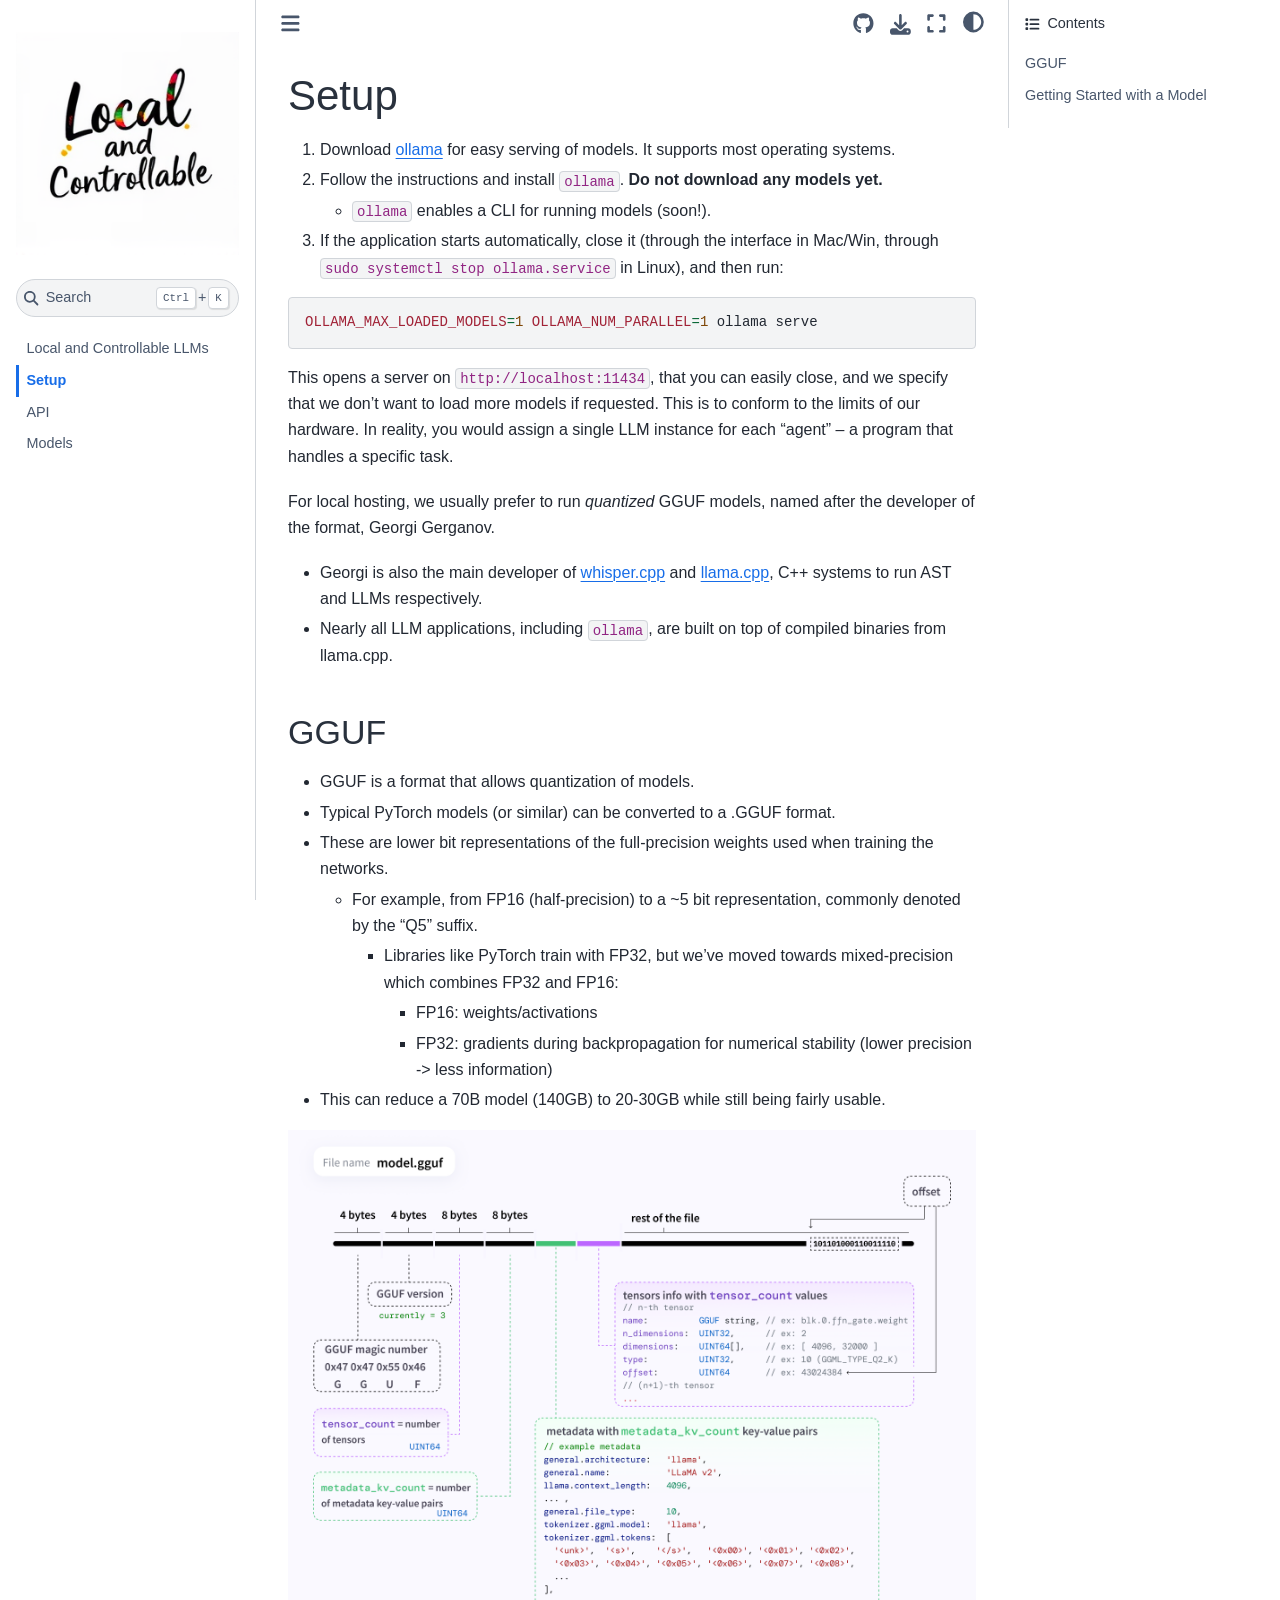
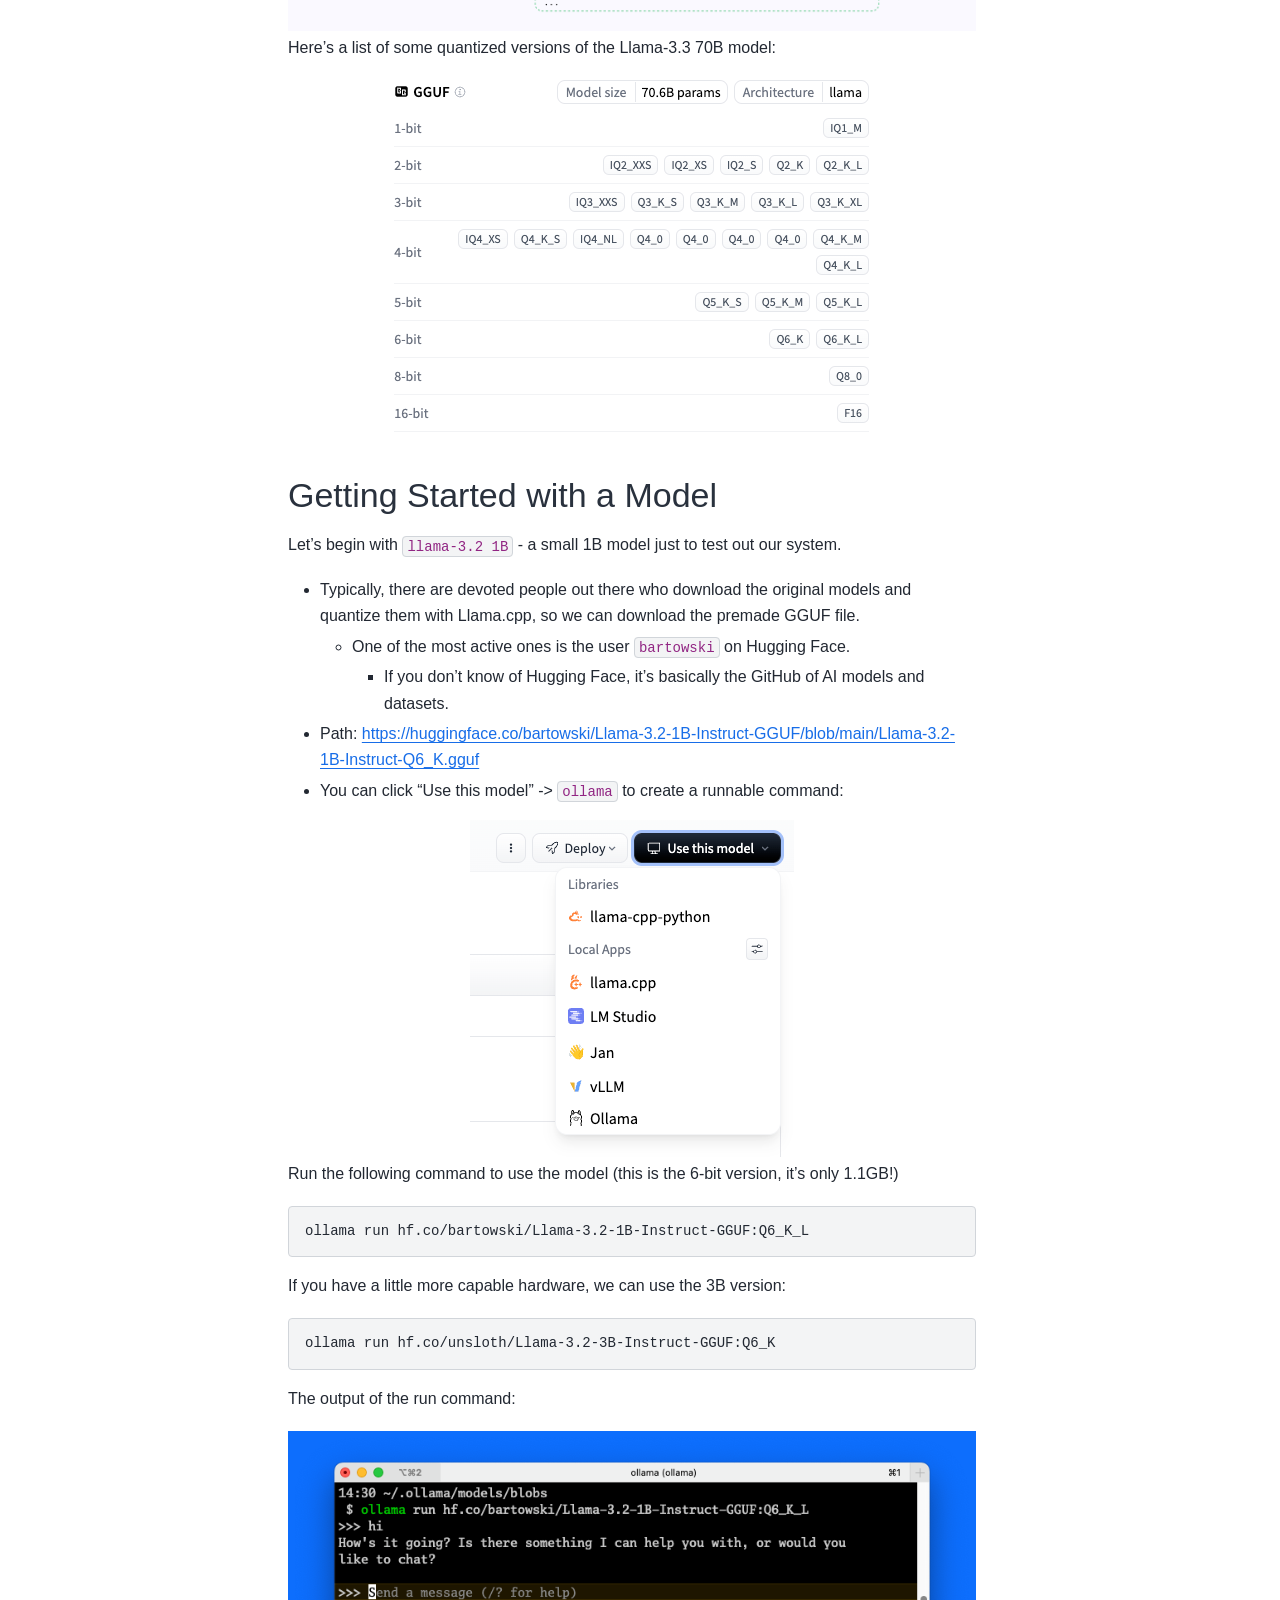
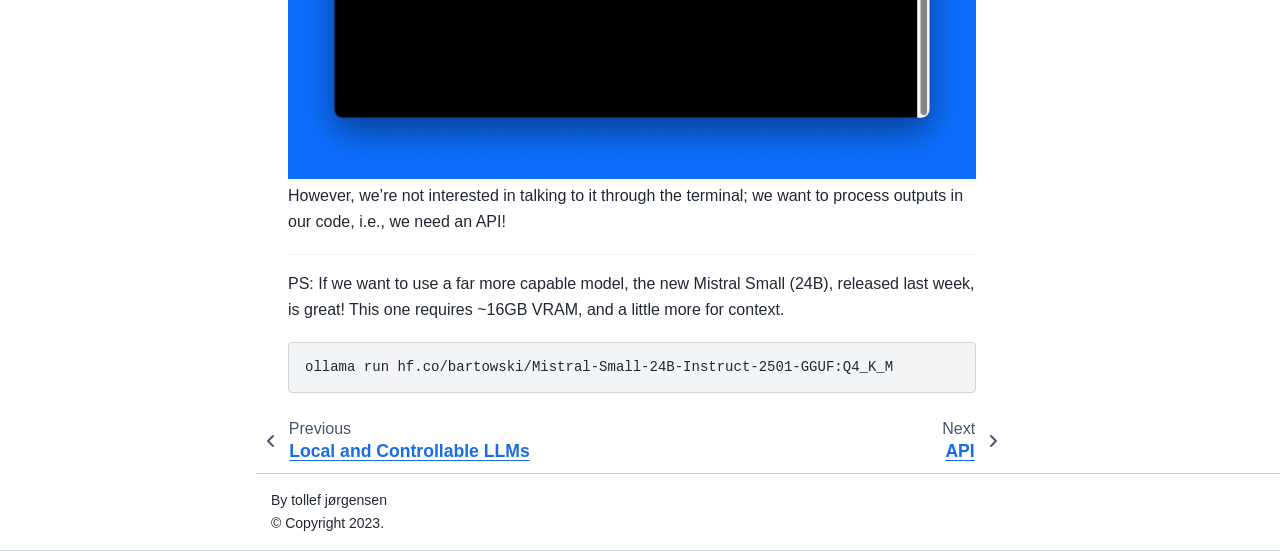
<file: books/local-llm/content/02-setup.html>
<!DOCTYPE html>


<html lang="en" data-content_root="../" >

  <head>
    <meta charset="utf-8" />
    <meta name="viewport" content="width=device-width, initial-scale=1.0" /><meta name="viewport" content="width=device-width, initial-scale=1" />

    <title>Setup &#8212; Local and Controllable LLMs</title>
  
  
  
  <script data-cfasync="false">
    document.documentElement.dataset.mode = localStorage.getItem("mode") || "";
    document.documentElement.dataset.theme = localStorage.getItem("theme") || "";
  </script>
  <!--
    this give us a css class that will be invisible only if js is disabled
  -->
  <noscript>
    <style>
      .pst-js-only { display: none !important; }

    </style>
  </noscript>
  
  <!-- Loaded before other Sphinx assets -->
  <link href="../_static/styles/theme.css?digest=8878045cc6db502f8baf" rel="stylesheet" />
<link href="../_static/styles/pydata-sphinx-theme.css?digest=8878045cc6db502f8baf" rel="stylesheet" />

    <link rel="stylesheet" type="text/css" href="../_static/pygments.css?v=03e43079" />
    <link rel="stylesheet" type="text/css" href="../_static/styles/sphinx-book-theme.css?v=a3416100" />
    <link rel="stylesheet" type="text/css" href="../_static/togglebutton.css?v=13237357" />
    <link rel="stylesheet" type="text/css" href="../_static/copybutton.css?v=76b2166b" />
    <link rel="stylesheet" type="text/css" href="../_static/mystnb.4510f1fc1dee50b3e5859aac5469c37c29e427902b24a333a5f9fcb2f0b3ac41.css?v=be8a1c11" />
    <link rel="stylesheet" type="text/css" href="../_static/sphinx-thebe.css?v=4fa983c6" />
    <link rel="stylesheet" type="text/css" href="../_static/sphinx-design.min.css?v=95c83b7e" />
  
  <!-- So that users can add custom icons -->
  <script src="../_static/scripts/fontawesome.js?digest=8878045cc6db502f8baf"></script>
  <!-- Pre-loaded scripts that we'll load fully later -->
  <link rel="preload" as="script" href="../_static/scripts/bootstrap.js?digest=8878045cc6db502f8baf" />
<link rel="preload" as="script" href="../_static/scripts/pydata-sphinx-theme.js?digest=8878045cc6db502f8baf" />

    <script src="../_static/documentation_options.js?v=9eb32ce0"></script>
    <script src="../_static/doctools.js?v=9a2dae69"></script>
    <script src="../_static/sphinx_highlight.js?v=dc90522c"></script>
    <script src="../_static/clipboard.min.js?v=a7894cd8"></script>
    <script src="../_static/copybutton.js?v=f281be69"></script>
    <script src="../_static/scripts/sphinx-book-theme.js?v=887ef09a"></script>
    <script>let toggleHintShow = 'Click to show';</script>
    <script>let toggleHintHide = 'Click to hide';</script>
    <script>let toggleOpenOnPrint = 'true';</script>
    <script src="../_static/togglebutton.js?v=4a39c7ea"></script>
    <script>var togglebuttonSelector = '.toggle, .admonition.dropdown';</script>
    <script src="../_static/design-tabs.js?v=f930bc37"></script>
    <script>const THEBE_JS_URL = "https://unpkg.com/thebe@0.8.2/lib/index.js"; const thebe_selector = ".thebe,.cell"; const thebe_selector_input = "pre"; const thebe_selector_output = ".output, .cell_output"</script>
    <script async="async" src="../_static/sphinx-thebe.js?v=c100c467"></script>
    <script>var togglebuttonSelector = '.toggle, .admonition.dropdown';</script>
    <script>const THEBE_JS_URL = "https://unpkg.com/thebe@0.8.2/lib/index.js"; const thebe_selector = ".thebe,.cell"; const thebe_selector_input = "pre"; const thebe_selector_output = ".output, .cell_output"</script>
    <script>DOCUMENTATION_OPTIONS.pagename = 'content/02-setup';</script>
    <link rel="index" title="Index" href="../genindex.html" />
    <link rel="search" title="Search" href="../search.html" />
    <link rel="next" title="API" href="03-api.html" />
    <link rel="prev" title="Local and Controllable LLMs" href="01-landing.html" />
  <meta name="viewport" content="width=device-width, initial-scale=1"/>
  <meta name="docsearch:language" content="en"/>
  <meta name="docsearch:version" content="" />
  </head>
  
  
  <body data-bs-spy="scroll" data-bs-target=".bd-toc-nav" data-offset="180" data-bs-root-margin="0px 0px -60%" data-default-mode="">

  
  
  <div id="pst-skip-link" class="skip-link d-print-none"><a href="#main-content">Skip to main content</a></div>
  
  <div id="pst-scroll-pixel-helper"></div>
  
  <button type="button" class="btn rounded-pill" id="pst-back-to-top">
    <i class="fa-solid fa-arrow-up"></i>Back to top</button>

  
  <dialog id="pst-search-dialog">
    
<form class="bd-search d-flex align-items-center"
      action="../search.html"
      method="get">
  <i class="fa-solid fa-magnifying-glass"></i>
  <input type="search"
         class="form-control"
         name="q"
         placeholder="Search this book..."
         aria-label="Search this book..."
         autocomplete="off"
         autocorrect="off"
         autocapitalize="off"
         spellcheck="false"/>
  <span class="search-button__kbd-shortcut"><kbd class="kbd-shortcut__modifier">Ctrl</kbd>+<kbd>K</kbd></span>
</form>
  </dialog>

  <div class="pst-async-banner-revealer d-none">
  <aside id="bd-header-version-warning" class="d-none d-print-none" aria-label="Version warning"></aside>
</div>

  
    <header class="bd-header navbar navbar-expand-lg bd-navbar d-print-none">
    </header>
  

  <div class="bd-container">
    <div class="bd-container__inner bd-page-width">
      
      
      
      <dialog id="pst-primary-sidebar-modal"></dialog>
      <div id="pst-primary-sidebar" class="bd-sidebar-primary bd-sidebar">
        

  
  <div class="sidebar-header-items sidebar-primary__section">
    
    
    
    
  </div>
  
    <div class="sidebar-primary-items__start sidebar-primary__section">
        <div class="sidebar-primary-item">

  
    
  

<a class="navbar-brand logo" href="01-landing.html">
  
  
  
  
  
    
    
      
    
    
    <img src="../_static/lcllm-logo.png" class="logo__image only-light" alt="Local and Controllable LLMs - Home"/>
    <img src="../_static/lcllm-logo.png" class="logo__image only-dark pst-js-only" alt="Local and Controllable LLMs - Home"/>
  
  
</a></div>
        <div class="sidebar-primary-item">

<button class="btn search-button-field search-button__button pst-js-only" title="Search" aria-label="Search" data-bs-placement="bottom" data-bs-toggle="tooltip">
 <i class="fa-solid fa-magnifying-glass"></i>
 <span class="search-button__default-text">Search</span>
 <span class="search-button__kbd-shortcut"><kbd class="kbd-shortcut__modifier">Ctrl</kbd>+<kbd class="kbd-shortcut__modifier">K</kbd></span>
</button></div>
        <div class="sidebar-primary-item"><nav class="bd-links bd-docs-nav" aria-label="Main">
    <div class="bd-toc-item navbar-nav active">
        
        <ul class="nav bd-sidenav bd-sidenav__home-link">
            <li class="toctree-l1">
                <a class="reference internal" href="01-landing.html">
                    Local and Controllable LLMs
                </a>
            </li>
        </ul>
        <ul class="current nav bd-sidenav">
<li class="toctree-l1 current active"><a class="current reference internal" href="#">Setup</a></li>
<li class="toctree-l1"><a class="reference internal" href="03-api.html">API</a></li>
<li class="toctree-l1"><a class="reference internal" href="04-models.html">Models</a></li>
</ul>

    </div>
</nav></div>
    </div>
  
  
  <div class="sidebar-primary-items__end sidebar-primary__section">
      <div class="sidebar-primary-item">
<div id="ethical-ad-placement"
      class="flat"
      data-ea-publisher="readthedocs"
      data-ea-type="readthedocs-sidebar"
      data-ea-manual="true">
</div></div>
  </div>


      </div>
      
      <main id="main-content" class="bd-main" role="main">
        
        

<div class="sbt-scroll-pixel-helper"></div>

          <div class="bd-content">
            <div class="bd-article-container">
              
              <div class="bd-header-article d-print-none">
<div class="header-article-items header-article__inner">
  
    <div class="header-article-items__start">
      
        <div class="header-article-item"><button class="sidebar-toggle primary-toggle btn btn-sm" title="Toggle primary sidebar" data-bs-placement="bottom" data-bs-toggle="tooltip">
  <span class="fa-solid fa-bars"></span>
</button></div>
      
    </div>
  
  
    <div class="header-article-items__end">
      
        <div class="header-article-item">

<div class="article-header-buttons">


<a href="https://github.com/tollefj/controllable-local-LLM" target="_blank"
   class="btn btn-sm btn-source-repository-button"
   title="Source repository"
   data-bs-placement="bottom" data-bs-toggle="tooltip"
>
  

<span class="btn__icon-container">
  <i class="fab fa-github"></i>
  </span>

</a>






<div class="dropdown dropdown-download-buttons">
  <button class="btn dropdown-toggle" type="button" data-bs-toggle="dropdown" aria-expanded="false" aria-label="Download this page">
    <i class="fas fa-download"></i>
  </button>
  <ul class="dropdown-menu">
      
      
      
      <li><a href="../_sources/content/02-setup.md" target="_blank"
   class="btn btn-sm btn-download-source-button dropdown-item"
   title="Download source file"
   data-bs-placement="left" data-bs-toggle="tooltip"
>
  

<span class="btn__icon-container">
  <i class="fas fa-file"></i>
  </span>
<span class="btn__text-container">.md</span>
</a>
</li>
      
      
      
      
      <li>
<button onclick="window.print()"
  class="btn btn-sm btn-download-pdf-button dropdown-item"
  title="Print to PDF"
  data-bs-placement="left" data-bs-toggle="tooltip"
>
  

<span class="btn__icon-container">
  <i class="fas fa-file-pdf"></i>
  </span>
<span class="btn__text-container">.pdf</span>
</button>
</li>
      
  </ul>
</div>




<button onclick="toggleFullScreen()"
  class="btn btn-sm btn-fullscreen-button"
  title="Fullscreen mode"
  data-bs-placement="bottom" data-bs-toggle="tooltip"
>
  

<span class="btn__icon-container">
  <i class="fas fa-expand"></i>
  </span>

</button>



<button class="btn btn-sm nav-link pst-navbar-icon theme-switch-button pst-js-only" aria-label="Color mode" data-bs-title="Color mode"  data-bs-placement="bottom" data-bs-toggle="tooltip">
  <i class="theme-switch fa-solid fa-sun                fa-lg" data-mode="light" title="Light"></i>
  <i class="theme-switch fa-solid fa-moon               fa-lg" data-mode="dark"  title="Dark"></i>
  <i class="theme-switch fa-solid fa-circle-half-stroke fa-lg" data-mode="auto"  title="System Settings"></i>
</button>


<button class="btn btn-sm pst-navbar-icon search-button search-button__button pst-js-only" title="Search" aria-label="Search" data-bs-placement="bottom" data-bs-toggle="tooltip">
    <i class="fa-solid fa-magnifying-glass fa-lg"></i>
</button>
<button class="sidebar-toggle secondary-toggle btn btn-sm" title="Toggle secondary sidebar" data-bs-placement="bottom" data-bs-toggle="tooltip">
    <span class="fa-solid fa-list"></span>
</button>
</div></div>
      
    </div>
  
</div>
</div>
              
              

<div id="jb-print-docs-body" class="onlyprint">
    <h1>Setup</h1>
    <!-- Table of contents -->
    <div id="print-main-content">
        <div id="jb-print-toc">
            
            <div>
                <h2> Contents </h2>
            </div>
            <nav aria-label="Page">
                <ul class="visible nav section-nav flex-column">
<li class="toc-h2 nav-item toc-entry"><a class="reference internal nav-link" href="#gguf">GGUF</a></li>
<li class="toc-h2 nav-item toc-entry"><a class="reference internal nav-link" href="#getting-started-with-a-model">Getting Started with a Model</a></li>
</ul>
            </nav>
        </div>
    </div>
</div>

              
                
<div id="searchbox"></div>
                <article class="bd-article">
                  
  <section id="setup">
<h1>Setup<a class="headerlink" href="#setup" title="Link to this heading">#</a></h1>
<ol class="arabic simple">
<li><p>Download <a class="reference external" href="https://ollama.com/download">ollama</a> for easy serving of models. It supports most operating systems.</p></li>
<li><p>Follow the instructions and install <code class="docutils literal notranslate"><span class="pre">ollama</span></code>. <strong>Do not download any models yet.</strong></p>
<ul class="simple">
<li><p><code class="docutils literal notranslate"><span class="pre">ollama</span></code> enables a CLI for running models (soon!).</p></li>
</ul>
</li>
<li><p>If the application starts automatically, close it (through the interface in Mac/Win, through <code class="docutils literal notranslate"><span class="pre">sudo</span> <span class="pre">systemctl</span> <span class="pre">stop</span> <span class="pre">ollama.service</span></code> in Linux), and then run:</p></li>
</ol>
<div class="highlight-bash notranslate"><div class="highlight"><pre><span></span><span class="nv">OLLAMA_MAX_LOADED_MODELS</span><span class="o">=</span><span class="m">1</span><span class="w"> </span><span class="nv">OLLAMA_NUM_PARALLEL</span><span class="o">=</span><span class="m">1</span><span class="w"> </span>ollama<span class="w"> </span>serve
</pre></div>
</div>
<p>This opens a server on <code class="docutils literal notranslate"><span class="pre">http://localhost:11434</span></code>, that you can easily close, and we specify that we don’t want to load more models if requested. This is to conform to the limits of our hardware. In reality, you would assign a single LLM instance for each “agent” – a program that handles a specific task.</p>
<p>For local hosting, we usually prefer to run <em>quantized</em> GGUF models, named after the developer of the format, Georgi Gerganov.</p>
<ul class="simple">
<li><p>Georgi is also the main developer of <a class="reference external" href="https://github.com/ggerganov/whisper.cpp">whisper.cpp</a> and <a class="reference external" href="https://github.com/ggerganov/llama.cpp">llama.cpp</a>, C++ systems to run AST and LLMs respectively.</p></li>
<li><p>Nearly all LLM applications, including <code class="docutils literal notranslate"><span class="pre">ollama</span></code>, are built on top of compiled binaries from llama.cpp.</p></li>
</ul>
<section id="gguf">
<h2>GGUF<a class="headerlink" href="#gguf" title="Link to this heading">#</a></h2>
<ul class="simple">
<li><p>GGUF is a format that allows quantization of models.</p></li>
<li><p>Typical PyTorch models (or similar) can be converted to a .GGUF format.</p></li>
<li><p>These are lower bit representations of the full-precision weights used when training the networks.</p>
<ul>
<li><p>For example, from FP16 (half-precision) to a ~5 bit representation, commonly denoted by the “Q5” suffix.</p>
<ul>
<li><p>Libraries like PyTorch train with FP32, but we’ve moved towards mixed-precision which combines FP32 and FP16:</p>
<ul>
<li><p>FP16: weights/activations</p></li>
<li><p>FP32: gradients during backpropagation for numerical stability (lower precision -&gt; less information)</p></li>
</ul>
</li>
</ul>
</li>
</ul>
</li>
<li><p>This can reduce a 70B model (140GB) to 20-30GB while still being fairly usable.</p></li>
</ul>
<img alt="gguf-bytes" class="bg-primary mb-1 align-center" src="../_images/gguf-bytes.png" />
<p>Here’s a list of some quantized versions of the Llama-3.3 70B model:</p>
<img alt="gguf-download" class="bg-primary mb-1 align-center" src="../_images/gguf-download.png" />
</section>
<section id="getting-started-with-a-model">
<h2>Getting Started with a Model<a class="headerlink" href="#getting-started-with-a-model" title="Link to this heading">#</a></h2>
<p>Let’s begin with <code class="docutils literal notranslate"><span class="pre">llama-3.2</span> <span class="pre">1B</span></code> - a small 1B model just to test out our system.</p>
<ul class="simple">
<li><p>Typically, there are devoted people out there who download the original models and quantize them with Llama.cpp, so we can download the premade GGUF file.</p>
<ul>
<li><p>One of the most active ones is the user <code class="docutils literal notranslate"><span class="pre">bartowski</span></code> on Hugging Face.</p>
<ul>
<li><p>If you don’t know of Hugging Face, it’s basically the GitHub of AI models and datasets.</p></li>
</ul>
</li>
</ul>
</li>
<li><p>Path: <a class="reference external" href="https://huggingface.co/bartowski/Llama-3.2-1B-Instruct-GGUF/blob/main/Llama-3.2-1B-Instruct-Q6_K.gguf">https://huggingface.co/bartowski/Llama-3.2-1B-Instruct-GGUF/blob/main/Llama-3.2-1B-Instruct-Q6_K.gguf</a></p></li>
<li><p>You can click “Use this model” -&gt; <code class="docutils literal notranslate"><span class="pre">ollama</span></code> to create a runnable command:</p></li>
</ul>
<img alt="hf dl menu.png" class="bg-primary mb-1 align-center" src="../_images/huggingface-menu.png" />
<p>Run the following command to use the model (this is the 6-bit version, it’s only 1.1GB!)</p>
<div class="highlight-bash notranslate"><div class="highlight"><pre><span></span>ollama<span class="w"> </span>run<span class="w"> </span>hf.co/bartowski/Llama-3.2-1B-Instruct-GGUF:Q6_K_L
</pre></div>
</div>
<p>If you have a little more capable hardware, we can use the 3B version:</p>
<div class="highlight-bash notranslate"><div class="highlight"><pre><span></span>ollama<span class="w"> </span>run<span class="w"> </span>hf.co/unsloth/Llama-3.2-3B-Instruct-GGUF:Q6_K
</pre></div>
</div>
<p>The output of the run command:</p>
<img alt="ollama-cli" class="bg-primary mb-1 align-center" src="../_images/ollama-cli.png" />
<p>However, we’re not interested in talking to it through the terminal; we want to process outputs in our code, i.e., we need an API!</p>
<hr class="docutils" />
<p>PS: If we want to use a far more capable model, the new Mistral Small (24B), released last week, is great! This one requires ~16GB VRAM, and a little more for context.</p>
<div class="highlight-bash notranslate"><div class="highlight"><pre><span></span>ollama<span class="w"> </span>run<span class="w"> </span>hf.co/bartowski/Mistral-Small-24B-Instruct-2501-GGUF:Q4_K_M
</pre></div>
</div>
</section>
</section>

    <script type="text/x-thebe-config">
    {
        requestKernel: true,
        binderOptions: {
            repo: "binder-examples/jupyter-stacks-datascience",
            ref: "master",
        },
        codeMirrorConfig: {
            theme: "abcdef",
            mode: "python"
        },
        kernelOptions: {
            name: "python3",
            path: "./content"
        },
        predefinedOutput: true
    }
    </script>
    <script>kernelName = 'python3'</script>

                </article>
              

              
              
              
              
                <footer class="prev-next-footer d-print-none">
                  
<div class="prev-next-area">
    <a class="left-prev"
       href="01-landing.html"
       title="previous page">
      <i class="fa-solid fa-angle-left"></i>
      <div class="prev-next-info">
        <p class="prev-next-subtitle">previous</p>
        <p class="prev-next-title">Local and Controllable LLMs</p>
      </div>
    </a>
    <a class="right-next"
       href="03-api.html"
       title="next page">
      <div class="prev-next-info">
        <p class="prev-next-subtitle">next</p>
        <p class="prev-next-title">API</p>
      </div>
      <i class="fa-solid fa-angle-right"></i>
    </a>
</div>
                </footer>
              
            </div>
            
            
              
                <dialog id="pst-secondary-sidebar-modal"></dialog>
                <div id="pst-secondary-sidebar" class="bd-sidebar-secondary bd-toc"><div class="sidebar-secondary-items sidebar-secondary__inner">


  <div class="sidebar-secondary-item">
  <div class="page-toc tocsection onthispage">
    <i class="fa-solid fa-list"></i> Contents
  </div>
  <nav class="bd-toc-nav page-toc">
    <ul class="visible nav section-nav flex-column">
<li class="toc-h2 nav-item toc-entry"><a class="reference internal nav-link" href="#gguf">GGUF</a></li>
<li class="toc-h2 nav-item toc-entry"><a class="reference internal nav-link" href="#getting-started-with-a-model">Getting Started with a Model</a></li>
</ul>
  </nav></div>

</div></div>
              
            
          </div>
          <footer class="bd-footer-content">
            
<div class="bd-footer-content__inner container">
  
  <div class="footer-item">
    
<p class="component-author">
By tollef jørgensen
</p>

  </div>
  
  <div class="footer-item">
    

  <p class="copyright">
    
      © Copyright 2023.
      <br/>
    
  </p>

  </div>
  
  <div class="footer-item">
    
  </div>
  
  <div class="footer-item">
    
  </div>
  
</div>
          </footer>
        

      </main>
    </div>
  </div>
  
  <!-- Scripts loaded after <body> so the DOM is not blocked -->
  <script defer src="../_static/scripts/bootstrap.js?digest=8878045cc6db502f8baf"></script>
<script defer src="../_static/scripts/pydata-sphinx-theme.js?digest=8878045cc6db502f8baf"></script>

  <footer class="bd-footer">
  </footer>
  </body>
</html>
</file>
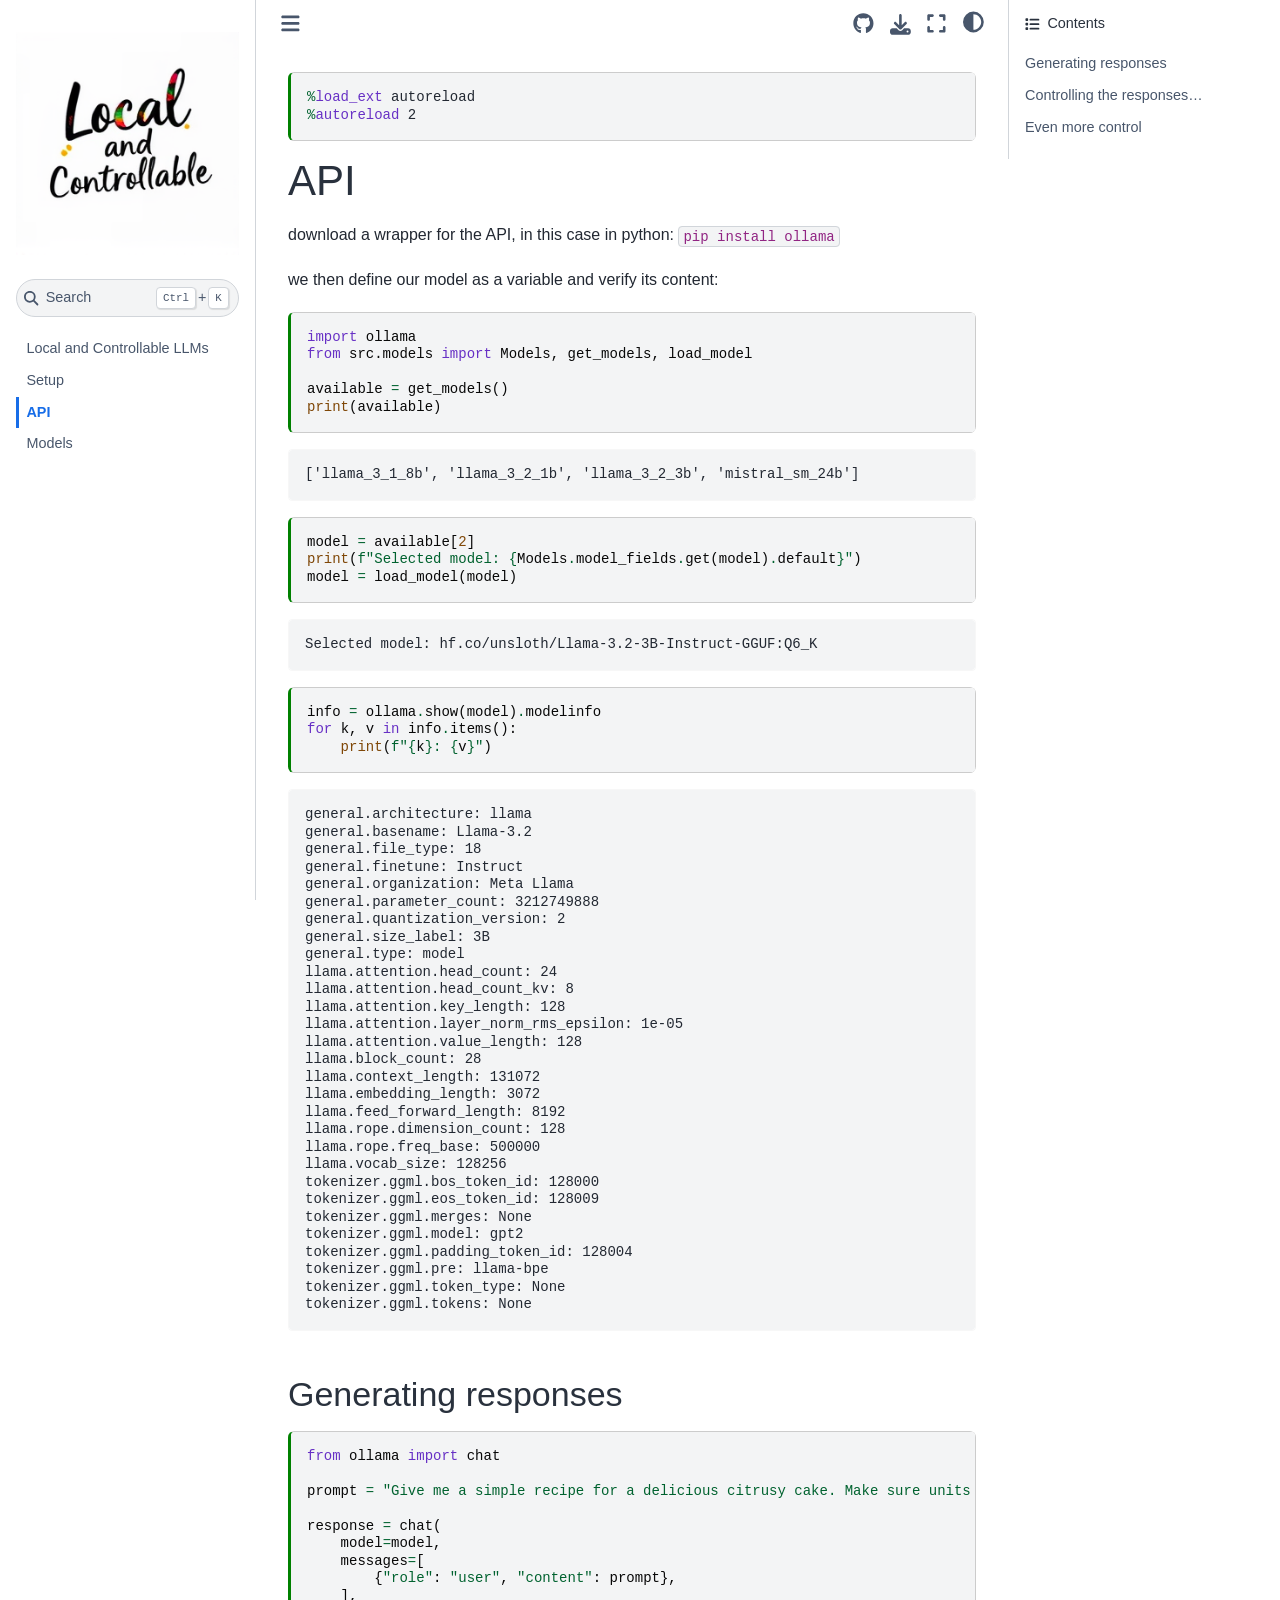
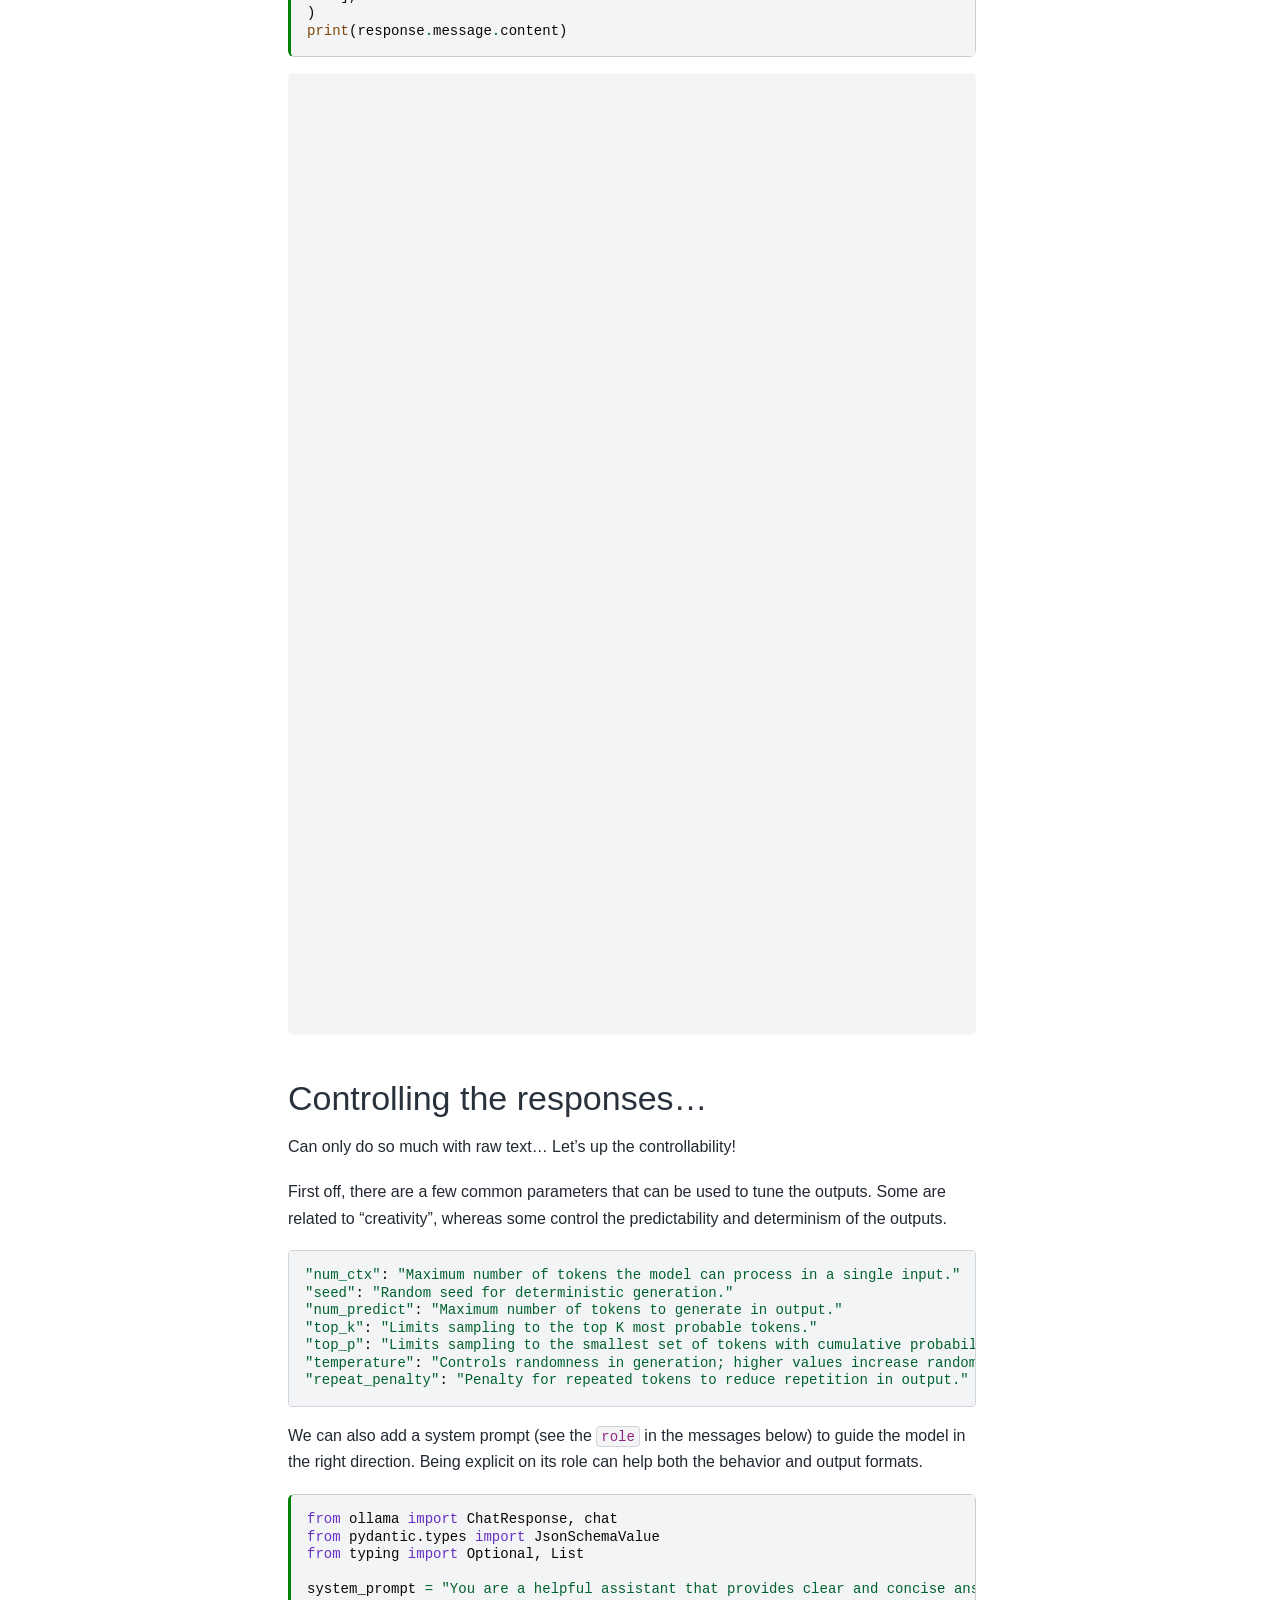
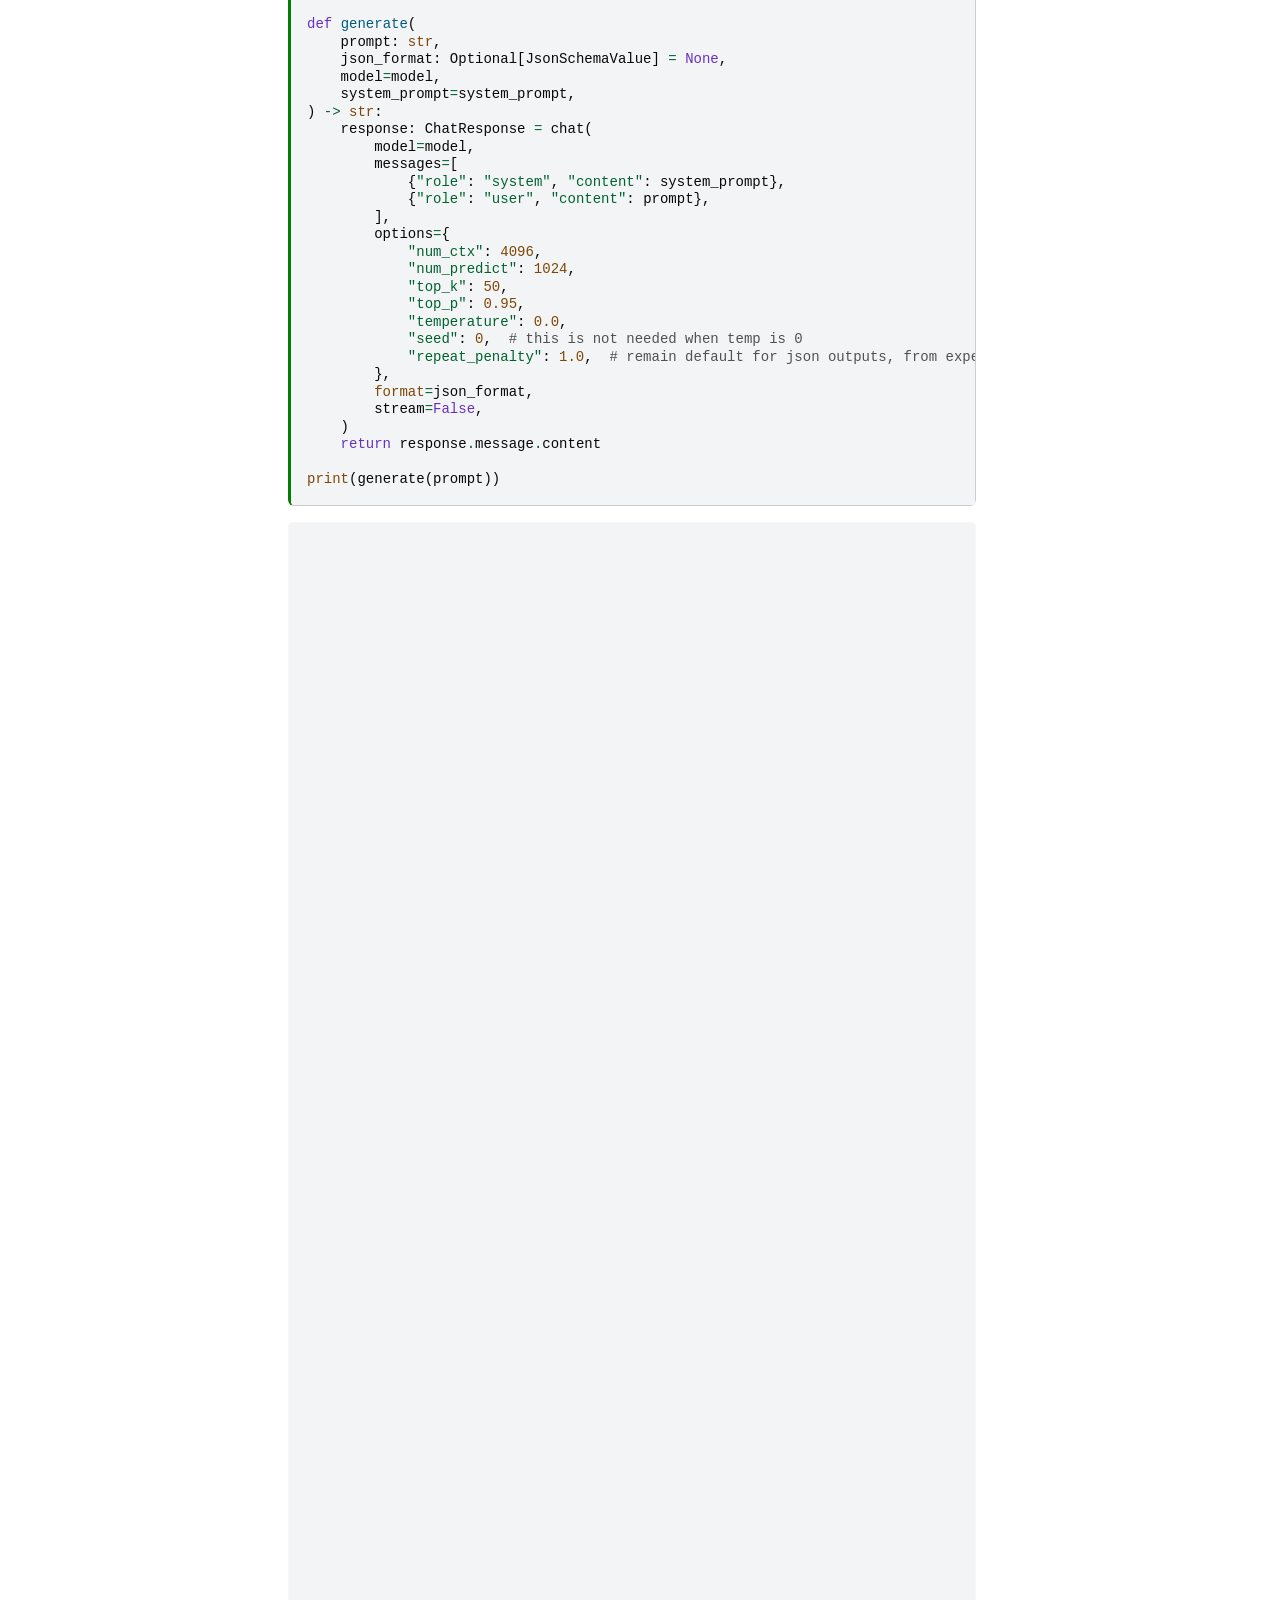
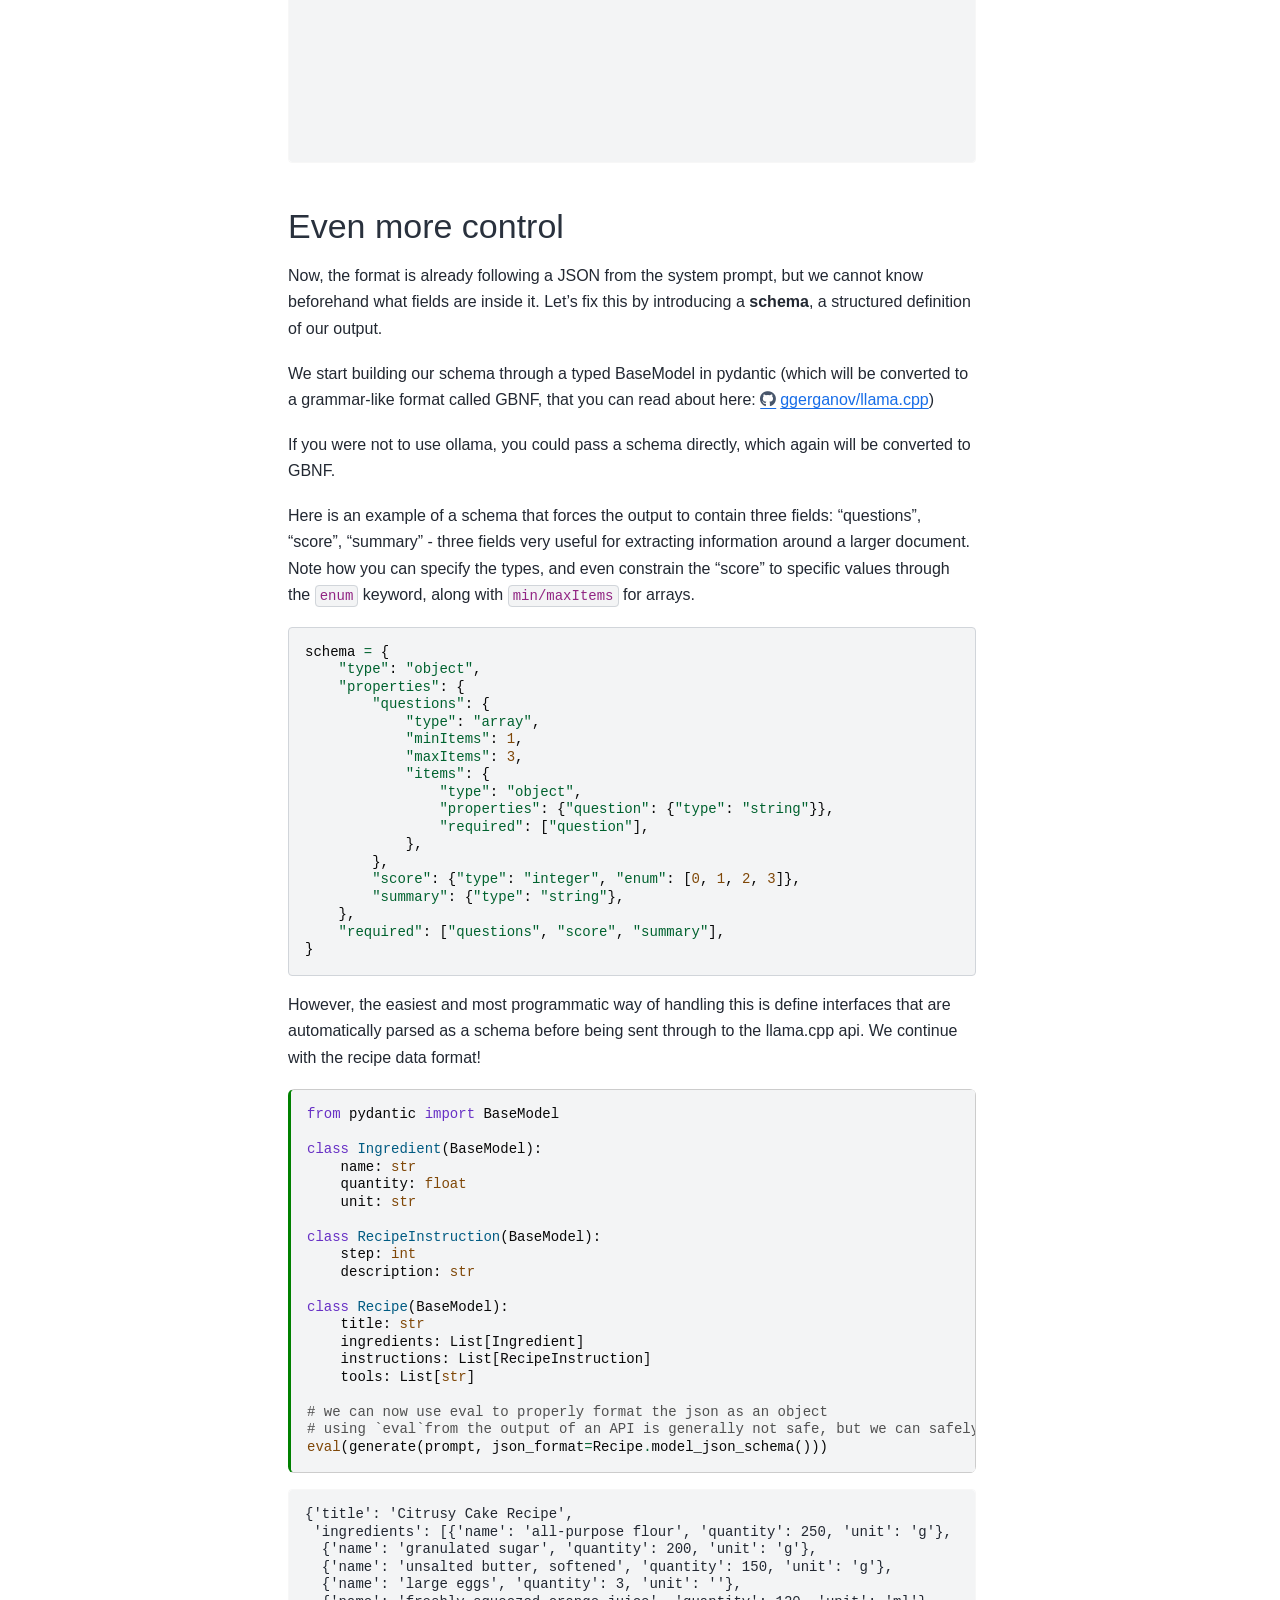
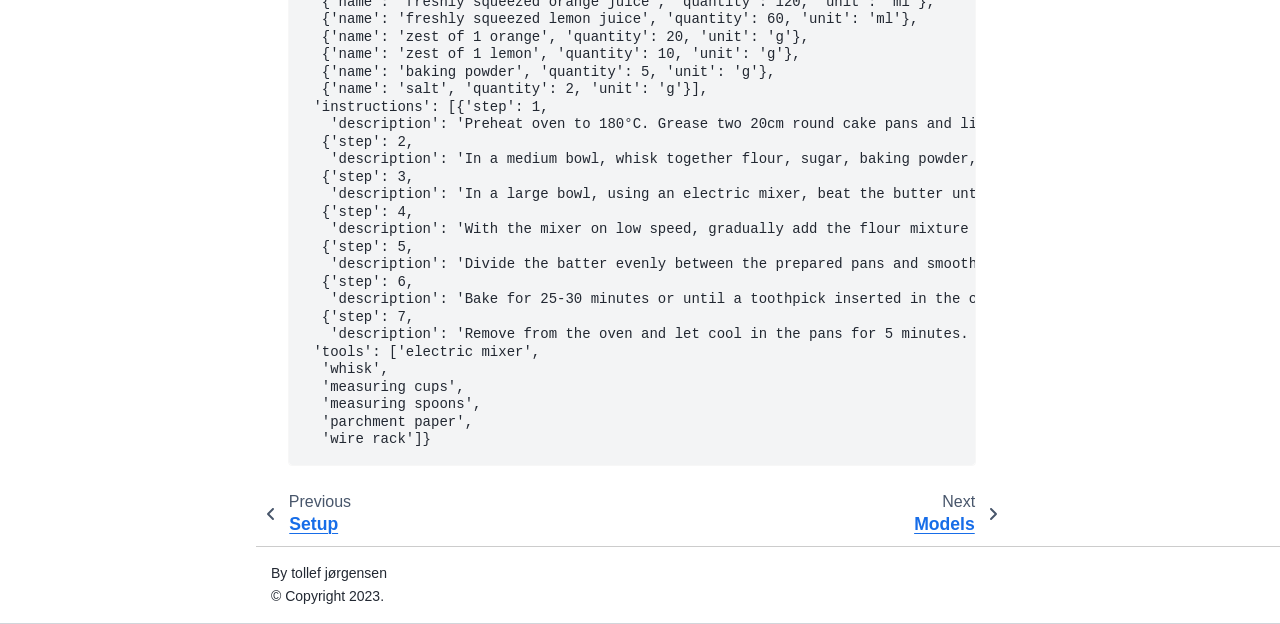
<file: books/local-llm/content/03-api.html>
<!DOCTYPE html>


<html lang="en" data-content_root="../" >

  <head>
    <meta charset="utf-8" />
    <meta name="viewport" content="width=device-width, initial-scale=1.0" /><meta name="viewport" content="width=device-width, initial-scale=1" />

    <title>API &#8212; Local and Controllable LLMs</title>
  
  
  
  <script data-cfasync="false">
    document.documentElement.dataset.mode = localStorage.getItem("mode") || "";
    document.documentElement.dataset.theme = localStorage.getItem("theme") || "";
  </script>
  <!--
    this give us a css class that will be invisible only if js is disabled
  -->
  <noscript>
    <style>
      .pst-js-only { display: none !important; }

    </style>
  </noscript>
  
  <!-- Loaded before other Sphinx assets -->
  <link href="../_static/styles/theme.css?digest=8878045cc6db502f8baf" rel="stylesheet" />
<link href="../_static/styles/pydata-sphinx-theme.css?digest=8878045cc6db502f8baf" rel="stylesheet" />

    <link rel="stylesheet" type="text/css" href="../_static/pygments.css?v=03e43079" />
    <link rel="stylesheet" type="text/css" href="../_static/styles/sphinx-book-theme.css?v=a3416100" />
    <link rel="stylesheet" type="text/css" href="../_static/togglebutton.css?v=13237357" />
    <link rel="stylesheet" type="text/css" href="../_static/copybutton.css?v=76b2166b" />
    <link rel="stylesheet" type="text/css" href="../_static/mystnb.4510f1fc1dee50b3e5859aac5469c37c29e427902b24a333a5f9fcb2f0b3ac41.css?v=be8a1c11" />
    <link rel="stylesheet" type="text/css" href="../_static/sphinx-thebe.css?v=4fa983c6" />
    <link rel="stylesheet" type="text/css" href="../_static/sphinx-design.min.css?v=95c83b7e" />
  
  <!-- So that users can add custom icons -->
  <script src="../_static/scripts/fontawesome.js?digest=8878045cc6db502f8baf"></script>
  <!-- Pre-loaded scripts that we'll load fully later -->
  <link rel="preload" as="script" href="../_static/scripts/bootstrap.js?digest=8878045cc6db502f8baf" />
<link rel="preload" as="script" href="../_static/scripts/pydata-sphinx-theme.js?digest=8878045cc6db502f8baf" />

    <script src="../_static/documentation_options.js?v=9eb32ce0"></script>
    <script src="../_static/doctools.js?v=9a2dae69"></script>
    <script src="../_static/sphinx_highlight.js?v=dc90522c"></script>
    <script src="../_static/clipboard.min.js?v=a7894cd8"></script>
    <script src="../_static/copybutton.js?v=f281be69"></script>
    <script src="../_static/scripts/sphinx-book-theme.js?v=887ef09a"></script>
    <script>let toggleHintShow = 'Click to show';</script>
    <script>let toggleHintHide = 'Click to hide';</script>
    <script>let toggleOpenOnPrint = 'true';</script>
    <script src="../_static/togglebutton.js?v=4a39c7ea"></script>
    <script>var togglebuttonSelector = '.toggle, .admonition.dropdown';</script>
    <script src="../_static/design-tabs.js?v=f930bc37"></script>
    <script>const THEBE_JS_URL = "https://unpkg.com/thebe@0.8.2/lib/index.js"; const thebe_selector = ".thebe,.cell"; const thebe_selector_input = "pre"; const thebe_selector_output = ".output, .cell_output"</script>
    <script async="async" src="../_static/sphinx-thebe.js?v=c100c467"></script>
    <script>var togglebuttonSelector = '.toggle, .admonition.dropdown';</script>
    <script>const THEBE_JS_URL = "https://unpkg.com/thebe@0.8.2/lib/index.js"; const thebe_selector = ".thebe,.cell"; const thebe_selector_input = "pre"; const thebe_selector_output = ".output, .cell_output"</script>
    <script>DOCUMENTATION_OPTIONS.pagename = 'content/03-api';</script>
    <link rel="index" title="Index" href="../genindex.html" />
    <link rel="search" title="Search" href="../search.html" />
    <link rel="next" title="Models" href="04-models.html" />
    <link rel="prev" title="Setup" href="02-setup.html" />
  <meta name="viewport" content="width=device-width, initial-scale=1"/>
  <meta name="docsearch:language" content="en"/>
  <meta name="docsearch:version" content="" />
  </head>
  
  
  <body data-bs-spy="scroll" data-bs-target=".bd-toc-nav" data-offset="180" data-bs-root-margin="0px 0px -60%" data-default-mode="">

  
  
  <div id="pst-skip-link" class="skip-link d-print-none"><a href="#main-content">Skip to main content</a></div>
  
  <div id="pst-scroll-pixel-helper"></div>
  
  <button type="button" class="btn rounded-pill" id="pst-back-to-top">
    <i class="fa-solid fa-arrow-up"></i>Back to top</button>

  
  <dialog id="pst-search-dialog">
    
<form class="bd-search d-flex align-items-center"
      action="../search.html"
      method="get">
  <i class="fa-solid fa-magnifying-glass"></i>
  <input type="search"
         class="form-control"
         name="q"
         placeholder="Search this book..."
         aria-label="Search this book..."
         autocomplete="off"
         autocorrect="off"
         autocapitalize="off"
         spellcheck="false"/>
  <span class="search-button__kbd-shortcut"><kbd class="kbd-shortcut__modifier">Ctrl</kbd>+<kbd>K</kbd></span>
</form>
  </dialog>

  <div class="pst-async-banner-revealer d-none">
  <aside id="bd-header-version-warning" class="d-none d-print-none" aria-label="Version warning"></aside>
</div>

  
    <header class="bd-header navbar navbar-expand-lg bd-navbar d-print-none">
    </header>
  

  <div class="bd-container">
    <div class="bd-container__inner bd-page-width">
      
      
      
      <dialog id="pst-primary-sidebar-modal"></dialog>
      <div id="pst-primary-sidebar" class="bd-sidebar-primary bd-sidebar">
        

  
  <div class="sidebar-header-items sidebar-primary__section">
    
    
    
    
  </div>
  
    <div class="sidebar-primary-items__start sidebar-primary__section">
        <div class="sidebar-primary-item">

  
    
  

<a class="navbar-brand logo" href="01-landing.html">
  
  
  
  
  
    
    
      
    
    
    <img src="../_static/lcllm-logo.png" class="logo__image only-light" alt="Local and Controllable LLMs - Home"/>
    <img src="../_static/lcllm-logo.png" class="logo__image only-dark pst-js-only" alt="Local and Controllable LLMs - Home"/>
  
  
</a></div>
        <div class="sidebar-primary-item">

<button class="btn search-button-field search-button__button pst-js-only" title="Search" aria-label="Search" data-bs-placement="bottom" data-bs-toggle="tooltip">
 <i class="fa-solid fa-magnifying-glass"></i>
 <span class="search-button__default-text">Search</span>
 <span class="search-button__kbd-shortcut"><kbd class="kbd-shortcut__modifier">Ctrl</kbd>+<kbd class="kbd-shortcut__modifier">K</kbd></span>
</button></div>
        <div class="sidebar-primary-item"><nav class="bd-links bd-docs-nav" aria-label="Main">
    <div class="bd-toc-item navbar-nav active">
        
        <ul class="nav bd-sidenav bd-sidenav__home-link">
            <li class="toctree-l1">
                <a class="reference internal" href="01-landing.html">
                    Local and Controllable LLMs
                </a>
            </li>
        </ul>
        <ul class="current nav bd-sidenav">
<li class="toctree-l1"><a class="reference internal" href="02-setup.html">Setup</a></li>
<li class="toctree-l1 current active"><a class="current reference internal" href="#">API</a></li>
<li class="toctree-l1"><a class="reference internal" href="04-models.html">Models</a></li>
</ul>

    </div>
</nav></div>
    </div>
  
  
  <div class="sidebar-primary-items__end sidebar-primary__section">
      <div class="sidebar-primary-item">
<div id="ethical-ad-placement"
      class="flat"
      data-ea-publisher="readthedocs"
      data-ea-type="readthedocs-sidebar"
      data-ea-manual="true">
</div></div>
  </div>


      </div>
      
      <main id="main-content" class="bd-main" role="main">
        
        

<div class="sbt-scroll-pixel-helper"></div>

          <div class="bd-content">
            <div class="bd-article-container">
              
              <div class="bd-header-article d-print-none">
<div class="header-article-items header-article__inner">
  
    <div class="header-article-items__start">
      
        <div class="header-article-item"><button class="sidebar-toggle primary-toggle btn btn-sm" title="Toggle primary sidebar" data-bs-placement="bottom" data-bs-toggle="tooltip">
  <span class="fa-solid fa-bars"></span>
</button></div>
      
    </div>
  
  
    <div class="header-article-items__end">
      
        <div class="header-article-item">

<div class="article-header-buttons">


<a href="https://github.com/tollefj/controllable-local-LLM" target="_blank"
   class="btn btn-sm btn-source-repository-button"
   title="Source repository"
   data-bs-placement="bottom" data-bs-toggle="tooltip"
>
  

<span class="btn__icon-container">
  <i class="fab fa-github"></i>
  </span>

</a>






<div class="dropdown dropdown-download-buttons">
  <button class="btn dropdown-toggle" type="button" data-bs-toggle="dropdown" aria-expanded="false" aria-label="Download this page">
    <i class="fas fa-download"></i>
  </button>
  <ul class="dropdown-menu">
      
      
      
      <li><a href="../_sources/content/03-api.ipynb" target="_blank"
   class="btn btn-sm btn-download-source-button dropdown-item"
   title="Download source file"
   data-bs-placement="left" data-bs-toggle="tooltip"
>
  

<span class="btn__icon-container">
  <i class="fas fa-file"></i>
  </span>
<span class="btn__text-container">.ipynb</span>
</a>
</li>
      
      
      
      
      <li>
<button onclick="window.print()"
  class="btn btn-sm btn-download-pdf-button dropdown-item"
  title="Print to PDF"
  data-bs-placement="left" data-bs-toggle="tooltip"
>
  

<span class="btn__icon-container">
  <i class="fas fa-file-pdf"></i>
  </span>
<span class="btn__text-container">.pdf</span>
</button>
</li>
      
  </ul>
</div>




<button onclick="toggleFullScreen()"
  class="btn btn-sm btn-fullscreen-button"
  title="Fullscreen mode"
  data-bs-placement="bottom" data-bs-toggle="tooltip"
>
  

<span class="btn__icon-container">
  <i class="fas fa-expand"></i>
  </span>

</button>



<button class="btn btn-sm nav-link pst-navbar-icon theme-switch-button pst-js-only" aria-label="Color mode" data-bs-title="Color mode"  data-bs-placement="bottom" data-bs-toggle="tooltip">
  <i class="theme-switch fa-solid fa-sun                fa-lg" data-mode="light" title="Light"></i>
  <i class="theme-switch fa-solid fa-moon               fa-lg" data-mode="dark"  title="Dark"></i>
  <i class="theme-switch fa-solid fa-circle-half-stroke fa-lg" data-mode="auto"  title="System Settings"></i>
</button>


<button class="btn btn-sm pst-navbar-icon search-button search-button__button pst-js-only" title="Search" aria-label="Search" data-bs-placement="bottom" data-bs-toggle="tooltip">
    <i class="fa-solid fa-magnifying-glass fa-lg"></i>
</button>
<button class="sidebar-toggle secondary-toggle btn btn-sm" title="Toggle secondary sidebar" data-bs-placement="bottom" data-bs-toggle="tooltip">
    <span class="fa-solid fa-list"></span>
</button>
</div></div>
      
    </div>
  
</div>
</div>
              
              

<div id="jb-print-docs-body" class="onlyprint">
    <h1>API</h1>
    <!-- Table of contents -->
    <div id="print-main-content">
        <div id="jb-print-toc">
            
            <div>
                <h2> Contents </h2>
            </div>
            <nav aria-label="Page">
                <ul class="visible nav section-nav flex-column">
<li class="toc-h2 nav-item toc-entry"><a class="reference internal nav-link" href="#generating-responses">Generating responses</a></li>
<li class="toc-h2 nav-item toc-entry"><a class="reference internal nav-link" href="#controlling-the-responses">Controlling the responses…</a></li>
<li class="toc-h2 nav-item toc-entry"><a class="reference internal nav-link" href="#even-more-control">Even more control</a></li>
</ul>
            </nav>
        </div>
    </div>
</div>

              
                
<div id="searchbox"></div>
                <article class="bd-article">
                  
  <div class="cell docutils container">
<div class="cell_input docutils container">
<div class="highlight-ipython3 notranslate"><div class="highlight"><pre><span></span><span class="o">%</span><span class="k">load_ext</span> autoreload
<span class="o">%</span><span class="k">autoreload</span> 2
</pre></div>
</div>
</div>
</div>
<section id="api">
<h1>API<a class="headerlink" href="#api" title="Link to this heading">#</a></h1>
<p>download a wrapper for the API, in this case in python: <code class="docutils literal notranslate"><span class="pre">pip</span> <span class="pre">install</span> <span class="pre">ollama</span></code></p>
<p>we then define our model as a variable and verify its content:</p>
<div class="cell docutils container">
<div class="cell_input docutils container">
<div class="highlight-ipython3 notranslate"><div class="highlight"><pre><span></span><span class="kn">import</span><span class="w"> </span><span class="nn">ollama</span>
<span class="kn">from</span><span class="w"> </span><span class="nn">src.models</span><span class="w"> </span><span class="kn">import</span> <span class="n">Models</span><span class="p">,</span> <span class="n">get_models</span><span class="p">,</span> <span class="n">load_model</span>

<span class="n">available</span> <span class="o">=</span> <span class="n">get_models</span><span class="p">()</span>
<span class="nb">print</span><span class="p">(</span><span class="n">available</span><span class="p">)</span>
</pre></div>
</div>
</div>
<div class="cell_output docutils container">
<div class="output stream highlight-myst-ansi notranslate"><div class="highlight"><pre><span></span>[&#39;llama_3_1_8b&#39;, &#39;llama_3_2_1b&#39;, &#39;llama_3_2_3b&#39;, &#39;mistral_sm_24b&#39;]
</pre></div>
</div>
</div>
</div>
<div class="cell docutils container">
<div class="cell_input docutils container">
<div class="highlight-ipython3 notranslate"><div class="highlight"><pre><span></span><span class="n">model</span> <span class="o">=</span> <span class="n">available</span><span class="p">[</span><span class="mi">2</span><span class="p">]</span>
<span class="nb">print</span><span class="p">(</span><span class="sa">f</span><span class="s2">&quot;Selected model: </span><span class="si">{</span><span class="n">Models</span><span class="o">.</span><span class="n">model_fields</span><span class="o">.</span><span class="n">get</span><span class="p">(</span><span class="n">model</span><span class="p">)</span><span class="o">.</span><span class="n">default</span><span class="si">}</span><span class="s2">&quot;</span><span class="p">)</span>
<span class="n">model</span> <span class="o">=</span> <span class="n">load_model</span><span class="p">(</span><span class="n">model</span><span class="p">)</span>
</pre></div>
</div>
</div>
<div class="cell_output docutils container">
<div class="output stream highlight-myst-ansi notranslate"><div class="highlight"><pre><span></span>Selected model: hf.co/unsloth/Llama-3.2-3B-Instruct-GGUF:Q6_K
</pre></div>
</div>
</div>
</div>
<div class="cell docutils container">
<div class="cell_input docutils container">
<div class="highlight-ipython3 notranslate"><div class="highlight"><pre><span></span><span class="n">info</span> <span class="o">=</span> <span class="n">ollama</span><span class="o">.</span><span class="n">show</span><span class="p">(</span><span class="n">model</span><span class="p">)</span><span class="o">.</span><span class="n">modelinfo</span>
<span class="k">for</span> <span class="n">k</span><span class="p">,</span> <span class="n">v</span> <span class="ow">in</span> <span class="n">info</span><span class="o">.</span><span class="n">items</span><span class="p">():</span>
    <span class="nb">print</span><span class="p">(</span><span class="sa">f</span><span class="s2">&quot;</span><span class="si">{</span><span class="n">k</span><span class="si">}</span><span class="s2">: </span><span class="si">{</span><span class="n">v</span><span class="si">}</span><span class="s2">&quot;</span><span class="p">)</span>
</pre></div>
</div>
</div>
<div class="cell_output docutils container">
<div class="output stream highlight-myst-ansi notranslate"><div class="highlight"><pre><span></span>general.architecture: llama
general.basename: Llama-3.2
general.file_type: 18
general.finetune: Instruct
general.organization: Meta Llama
general.parameter_count: 3212749888
general.quantization_version: 2
general.size_label: 3B
general.type: model
llama.attention.head_count: 24
llama.attention.head_count_kv: 8
llama.attention.key_length: 128
llama.attention.layer_norm_rms_epsilon: 1e-05
llama.attention.value_length: 128
llama.block_count: 28
llama.context_length: 131072
llama.embedding_length: 3072
llama.feed_forward_length: 8192
llama.rope.dimension_count: 128
llama.rope.freq_base: 500000
llama.vocab_size: 128256
tokenizer.ggml.bos_token_id: 128000
tokenizer.ggml.eos_token_id: 128009
tokenizer.ggml.merges: None
tokenizer.ggml.model: gpt2
tokenizer.ggml.padding_token_id: 128004
tokenizer.ggml.pre: llama-bpe
tokenizer.ggml.token_type: None
tokenizer.ggml.tokens: None
</pre></div>
</div>
</div>
</div>
<section id="generating-responses">
<h2>Generating responses<a class="headerlink" href="#generating-responses" title="Link to this heading">#</a></h2>
<div class="cell docutils container">
<div class="cell_input docutils container">
<div class="highlight-ipython3 notranslate"><div class="highlight"><pre><span></span><span class="kn">from</span><span class="w"> </span><span class="nn">ollama</span><span class="w"> </span><span class="kn">import</span> <span class="n">chat</span>

<span class="n">prompt</span> <span class="o">=</span> <span class="s2">&quot;Give me a simple recipe for a delicious citrusy cake. Make sure units are in grams when it makes sense. Temperatures should be in C.&quot;</span>

<span class="n">response</span> <span class="o">=</span> <span class="n">chat</span><span class="p">(</span>
    <span class="n">model</span><span class="o">=</span><span class="n">model</span><span class="p">,</span>
    <span class="n">messages</span><span class="o">=</span><span class="p">[</span>
        <span class="p">{</span><span class="s2">&quot;role&quot;</span><span class="p">:</span> <span class="s2">&quot;user&quot;</span><span class="p">,</span> <span class="s2">&quot;content&quot;</span><span class="p">:</span> <span class="n">prompt</span><span class="p">},</span>
    <span class="p">],</span>
<span class="p">)</span>
<span class="nb">print</span><span class="p">(</span><span class="n">response</span><span class="o">.</span><span class="n">message</span><span class="o">.</span><span class="n">content</span><span class="p">)</span>
</pre></div>
</div>
</div>
<div class="cell_output docutils container">
<div class="output stream highlight-myst-ansi notranslate"><div class="highlight"><pre><span></span>Here&#39;s a simple recipe for a delicious citrusy cake that yields a moist and flavorful result:

**Citrus Syrup Cake with Lemon-Poppyseed Frosting**

**Cake:**

Ingredients:

* 250g all-purpose flour
* 200g granulated sugar
* 100g unsalted butter, softened
* 4 large eggs, at room temperature
* 120ml freshly squeezed orange juice
* 60ml freshly squeezed lemon juice
* 1 teaspoon grated lemon zest
* 1/2 teaspoon baking powder
* Salt to taste

Instructions:

1. Preheat the oven to 180°C (350°F) and grease two 8-inch round cake pans.
2. In a medium bowl, whisk together flour, sugar, baking powder, and salt.
3. In a large mixing bowl, whisk together softened butter, eggs, orange juice, lemon juice, and lemon zest.
4. Gradually add the dry ingredients to the wet ingredients, whisking until smooth.
5. Divide the batter evenly between the prepared pans and smooth the tops.
6. Bake for 25-30 minutes or until a toothpick inserted into the center comes out clean.

**Lemon-Poppyseed Frosting:**

Ingredients:

* 150g unsalted butter, softened
* 250g confectioners&#39; sugar
* 2 tablespoons freshly squeezed lemon juice
* 1 teaspoon grated lemon zest
* 1 tablespoon poppy seeds

Instructions:

1. Beat the softened butter in a large mixing bowl until light and fluffy.
2. Gradually add the confectioners&#39; sugar, beating until smooth.
3. Add the lemon juice and lemon zest, beating until combined.
4. Stir in the poppy seeds.

**Assembly:**

1. Once the cakes are completely cool, place one layer on a serving plate or cake stand.
2. Spread a thick layer of frosting on top of the first layer.
3. Place the second layer on top and frost the entire cake with the remaining frosting.

Enjoy your delicious citrusy cake!

Note: If you want to make this recipe more vibrant, you can add a few drops of yellow food coloring to the batter and frosting.
</pre></div>
</div>
</div>
</div>
</section>
<section id="controlling-the-responses">
<h2>Controlling the responses…<a class="headerlink" href="#controlling-the-responses" title="Link to this heading">#</a></h2>
<p>Can only do so much with raw text… Let’s up the controllability!</p>
<p>First off, there are a few common parameters that can be used to tune the outputs.
Some are related to “creativity”, whereas some control the predictability and determinism of the outputs.</p>
<div class="highlight-python notranslate"><div class="highlight"><pre><span></span><span class="s2">&quot;num_ctx&quot;</span><span class="p">:</span> <span class="s2">&quot;Maximum number of tokens the model can process in a single input.&quot;</span>
<span class="s2">&quot;seed&quot;</span><span class="p">:</span> <span class="s2">&quot;Random seed for deterministic generation.&quot;</span>
<span class="s2">&quot;num_predict&quot;</span><span class="p">:</span> <span class="s2">&quot;Maximum number of tokens to generate in output.&quot;</span>
<span class="s2">&quot;top_k&quot;</span><span class="p">:</span> <span class="s2">&quot;Limits sampling to the top K most probable tokens.&quot;</span>
<span class="s2">&quot;top_p&quot;</span><span class="p">:</span> <span class="s2">&quot;Limits sampling to the smallest set of tokens with cumulative probability &gt;= top_p.&quot;</span>
<span class="s2">&quot;temperature&quot;</span><span class="p">:</span> <span class="s2">&quot;Controls randomness in generation; higher values increase randomness.&quot;</span>
<span class="s2">&quot;repeat_penalty&quot;</span><span class="p">:</span> <span class="s2">&quot;Penalty for repeated tokens to reduce repetition in output.&quot;</span>
</pre></div>
</div>
<p>We can also add a system prompt (see the <code class="docutils literal notranslate"><span class="pre">role</span></code> in the messages below) to guide the model in the right direction. Being explicit on its role can help both the behavior and output formats.</p>
<div class="cell docutils container">
<div class="cell_input docutils container">
<div class="highlight-ipython3 notranslate"><div class="highlight"><pre><span></span><span class="kn">from</span><span class="w"> </span><span class="nn">ollama</span><span class="w"> </span><span class="kn">import</span> <span class="n">ChatResponse</span><span class="p">,</span> <span class="n">chat</span>
<span class="kn">from</span><span class="w"> </span><span class="nn">pydantic.types</span><span class="w"> </span><span class="kn">import</span> <span class="n">JsonSchemaValue</span>
<span class="kn">from</span><span class="w"> </span><span class="nn">typing</span><span class="w"> </span><span class="kn">import</span> <span class="n">Optional</span><span class="p">,</span> <span class="n">List</span>

<span class="n">system_prompt</span> <span class="o">=</span> <span class="s2">&quot;You are a helpful assistant that provides clear and concise answers to the user&#39;s needs. Always answer in a JSON format.&quot;</span>

<span class="k">def</span><span class="w"> </span><span class="nf">generate</span><span class="p">(</span>
    <span class="n">prompt</span><span class="p">:</span> <span class="nb">str</span><span class="p">,</span>
    <span class="n">json_format</span><span class="p">:</span> <span class="n">Optional</span><span class="p">[</span><span class="n">JsonSchemaValue</span><span class="p">]</span> <span class="o">=</span> <span class="kc">None</span><span class="p">,</span>
    <span class="n">model</span><span class="o">=</span><span class="n">model</span><span class="p">,</span>
    <span class="n">system_prompt</span><span class="o">=</span><span class="n">system_prompt</span><span class="p">,</span>
<span class="p">)</span> <span class="o">-&gt;</span> <span class="nb">str</span><span class="p">:</span>
    <span class="n">response</span><span class="p">:</span> <span class="n">ChatResponse</span> <span class="o">=</span> <span class="n">chat</span><span class="p">(</span>
        <span class="n">model</span><span class="o">=</span><span class="n">model</span><span class="p">,</span>
        <span class="n">messages</span><span class="o">=</span><span class="p">[</span>
            <span class="p">{</span><span class="s2">&quot;role&quot;</span><span class="p">:</span> <span class="s2">&quot;system&quot;</span><span class="p">,</span> <span class="s2">&quot;content&quot;</span><span class="p">:</span> <span class="n">system_prompt</span><span class="p">},</span>
            <span class="p">{</span><span class="s2">&quot;role&quot;</span><span class="p">:</span> <span class="s2">&quot;user&quot;</span><span class="p">,</span> <span class="s2">&quot;content&quot;</span><span class="p">:</span> <span class="n">prompt</span><span class="p">},</span>
        <span class="p">],</span>
        <span class="n">options</span><span class="o">=</span><span class="p">{</span>
            <span class="s2">&quot;num_ctx&quot;</span><span class="p">:</span> <span class="mi">4096</span><span class="p">,</span>
            <span class="s2">&quot;num_predict&quot;</span><span class="p">:</span> <span class="mi">1024</span><span class="p">,</span>
            <span class="s2">&quot;top_k&quot;</span><span class="p">:</span> <span class="mi">50</span><span class="p">,</span>
            <span class="s2">&quot;top_p&quot;</span><span class="p">:</span> <span class="mf">0.95</span><span class="p">,</span>
            <span class="s2">&quot;temperature&quot;</span><span class="p">:</span> <span class="mf">0.0</span><span class="p">,</span>
            <span class="s2">&quot;seed&quot;</span><span class="p">:</span> <span class="mi">0</span><span class="p">,</span>  <span class="c1"># this is not needed when temp is 0</span>
            <span class="s2">&quot;repeat_penalty&quot;</span><span class="p">:</span> <span class="mf">1.0</span><span class="p">,</span>  <span class="c1"># remain default for json outputs, from experience.</span>
        <span class="p">},</span>
        <span class="nb">format</span><span class="o">=</span><span class="n">json_format</span><span class="p">,</span>
        <span class="n">stream</span><span class="o">=</span><span class="kc">False</span><span class="p">,</span>
    <span class="p">)</span>
    <span class="k">return</span> <span class="n">response</span><span class="o">.</span><span class="n">message</span><span class="o">.</span><span class="n">content</span>

<span class="nb">print</span><span class="p">(</span><span class="n">generate</span><span class="p">(</span><span class="n">prompt</span><span class="p">))</span>
</pre></div>
</div>
</div>
<div class="cell_output docutils container">
<div class="output stream highlight-myst-ansi notranslate"><div class="highlight"><pre><span></span>```
{
  &quot;recipe&quot;: {
    &quot;name&quot;: &quot;Citrusy Cake&quot;,
    &quot;servings&quot;: 8-10,
    &quot;ingredients&quot;: [
      {
        &quot;name&quot;: &quot;all-purpose flour&quot;,
        &quot;quantity&quot;: &quot;250g&quot;
      },
      {
        &quot;name&quot;: &quot;granulated sugar&quot;,
        &quot;quantity&quot;: &quot;200g&quot;
      },
      {
        &quot;name&quot;: &quot;unsalted butter, softened&quot;,
        &quot;quantity&quot;: &quot;150g&quot;
      },
      {
        &quot;name&quot;: &quot;large eggs&quot;,
        &quot;quantity&quot;: &quot;3&quot;
      },
      {
        &quot;name&quot;: &quot;freshly squeezed orange juice&quot;,
        &quot;quantity&quot;: &quot;120ml&quot;
      },
      {
        &quot;name&quot;: &quot;zest of 1 orange&quot;,
        &quot;quantity&quot;: &quot;30g&quot;
      },
      {
        &quot;name&quot;: &quot;zest of 1 lemon&quot;,
        &quot;quantity&quot;: &quot;30g&quot;
      },
      {
        &quot;name&quot;: &quot;baking powder&quot;,
        &quot;quantity&quot;: &quot;10g&quot;
      },
      {
        &quot;name&quot;: &quot;salt&quot;,
        &quot;quantity&quot;: &quot;5g&quot;
      }
    ],
    &quot;instructions&quot;: [
      {
        &quot;step&quot;: &quot;Preheat oven to 180°C. Grease two 20cm round cake pans and line the bottoms with parchment paper.&quot;
      },
      {
        &quot;step&quot;: &quot;In a medium bowl, whisk together flour, sugar, baking powder, and salt.&quot;
      },
      {
        &quot;step&quot;: &quot;In a large bowl, using an electric mixer, beat the butter until creamy. Add eggs one at a time, beating well after each addition.&quot;
      },
      {
        &quot;step&quot;: &quot;With the mixer on low speed, gradually add the flour mixture to the butter mixture in three parts, alternating with the orange juice, beginning and ending with the flour mixture. Beat just until combined.&quot;
      },
      {
        &quot;step&quot;: &quot;Divide the batter evenly between the prepared pans and smooth the tops.&quot;
      },
      {
        &quot;step&quot;: &quot;Bake for 25-30 minutes or until a toothpick inserted in the center comes out clean.&quot;
      },
      {
        &quot;step&quot;: &quot;Let the cakes cool in the pans for 5 minutes, then transfer to a wire rack to cool completely.&quot;
      }
    ]
  }
}
```
</pre></div>
</div>
</div>
</div>
</section>
<section id="even-more-control">
<h2>Even more control<a class="headerlink" href="#even-more-control" title="Link to this heading">#</a></h2>
<p>Now, the format is already following a JSON from the system prompt, but we cannot know beforehand what fields are inside it. Let’s fix this by introducing a <strong>schema</strong>, a structured definition of our output.</p>
<p>We start building our schema through a typed BaseModel in pydantic (which will be converted to a grammar-like format called GBNF, that you can read about here: <a class="github reference external" href="https://github.com/ggerganov/llama.cpp/blob/master/grammars/README.md">ggerganov/llama.cpp</a>)</p>
<p>If you were not to use ollama, you could pass a schema directly, which again will be converted to GBNF.</p>
<p>Here is an example of a schema that forces the output to contain three fields: “questions”, “score”, “summary” - three fields very useful for extracting information around a larger document. Note how you can specify the types, and even constrain the “score” to specific values through the <code class="docutils literal notranslate"><span class="pre">enum</span></code> keyword, along with <code class="docutils literal notranslate"><span class="pre">min/maxItems</span></code> for arrays.</p>
<div class="highlight-python notranslate"><div class="highlight"><pre><span></span><span class="n">schema</span> <span class="o">=</span> <span class="p">{</span>
    <span class="s2">&quot;type&quot;</span><span class="p">:</span> <span class="s2">&quot;object&quot;</span><span class="p">,</span>
    <span class="s2">&quot;properties&quot;</span><span class="p">:</span> <span class="p">{</span>
        <span class="s2">&quot;questions&quot;</span><span class="p">:</span> <span class="p">{</span>
            <span class="s2">&quot;type&quot;</span><span class="p">:</span> <span class="s2">&quot;array&quot;</span><span class="p">,</span>
            <span class="s2">&quot;minItems&quot;</span><span class="p">:</span> <span class="mi">1</span><span class="p">,</span>
            <span class="s2">&quot;maxItems&quot;</span><span class="p">:</span> <span class="mi">3</span><span class="p">,</span>
            <span class="s2">&quot;items&quot;</span><span class="p">:</span> <span class="p">{</span>
                <span class="s2">&quot;type&quot;</span><span class="p">:</span> <span class="s2">&quot;object&quot;</span><span class="p">,</span>
                <span class="s2">&quot;properties&quot;</span><span class="p">:</span> <span class="p">{</span><span class="s2">&quot;question&quot;</span><span class="p">:</span> <span class="p">{</span><span class="s2">&quot;type&quot;</span><span class="p">:</span> <span class="s2">&quot;string&quot;</span><span class="p">}},</span>
                <span class="s2">&quot;required&quot;</span><span class="p">:</span> <span class="p">[</span><span class="s2">&quot;question&quot;</span><span class="p">],</span>
            <span class="p">},</span>
        <span class="p">},</span>
        <span class="s2">&quot;score&quot;</span><span class="p">:</span> <span class="p">{</span><span class="s2">&quot;type&quot;</span><span class="p">:</span> <span class="s2">&quot;integer&quot;</span><span class="p">,</span> <span class="s2">&quot;enum&quot;</span><span class="p">:</span> <span class="p">[</span><span class="mi">0</span><span class="p">,</span> <span class="mi">1</span><span class="p">,</span> <span class="mi">2</span><span class="p">,</span> <span class="mi">3</span><span class="p">]},</span>
        <span class="s2">&quot;summary&quot;</span><span class="p">:</span> <span class="p">{</span><span class="s2">&quot;type&quot;</span><span class="p">:</span> <span class="s2">&quot;string&quot;</span><span class="p">},</span>
    <span class="p">},</span>
    <span class="s2">&quot;required&quot;</span><span class="p">:</span> <span class="p">[</span><span class="s2">&quot;questions&quot;</span><span class="p">,</span> <span class="s2">&quot;score&quot;</span><span class="p">,</span> <span class="s2">&quot;summary&quot;</span><span class="p">],</span>
<span class="p">}</span>
</pre></div>
</div>
<p>However, the easiest and most programmatic way of handling this is define interfaces that are automatically parsed as a schema before being sent through to the llama.cpp api. We continue with the recipe data format!</p>
<div class="cell docutils container">
<div class="cell_input docutils container">
<div class="highlight-ipython3 notranslate"><div class="highlight"><pre><span></span><span class="kn">from</span><span class="w"> </span><span class="nn">pydantic</span><span class="w"> </span><span class="kn">import</span> <span class="n">BaseModel</span>

<span class="k">class</span><span class="w"> </span><span class="nc">Ingredient</span><span class="p">(</span><span class="n">BaseModel</span><span class="p">):</span>
    <span class="n">name</span><span class="p">:</span> <span class="nb">str</span>
    <span class="n">quantity</span><span class="p">:</span> <span class="nb">float</span>
    <span class="n">unit</span><span class="p">:</span> <span class="nb">str</span>

<span class="k">class</span><span class="w"> </span><span class="nc">RecipeInstruction</span><span class="p">(</span><span class="n">BaseModel</span><span class="p">):</span>
    <span class="n">step</span><span class="p">:</span> <span class="nb">int</span>
    <span class="n">description</span><span class="p">:</span> <span class="nb">str</span>

<span class="k">class</span><span class="w"> </span><span class="nc">Recipe</span><span class="p">(</span><span class="n">BaseModel</span><span class="p">):</span>
    <span class="n">title</span><span class="p">:</span> <span class="nb">str</span>
    <span class="n">ingredients</span><span class="p">:</span> <span class="n">List</span><span class="p">[</span><span class="n">Ingredient</span><span class="p">]</span>
    <span class="n">instructions</span><span class="p">:</span> <span class="n">List</span><span class="p">[</span><span class="n">RecipeInstruction</span><span class="p">]</span>
    <span class="n">tools</span><span class="p">:</span> <span class="n">List</span><span class="p">[</span><span class="nb">str</span><span class="p">]</span>

<span class="c1"># we can now use eval to properly format the json as an object</span>
<span class="c1"># using `eval`from the output of an API is generally not safe, but we can safely do it from the JSON-output of a local model.</span>
<span class="nb">eval</span><span class="p">(</span><span class="n">generate</span><span class="p">(</span><span class="n">prompt</span><span class="p">,</span> <span class="n">json_format</span><span class="o">=</span><span class="n">Recipe</span><span class="o">.</span><span class="n">model_json_schema</span><span class="p">()))</span>
</pre></div>
</div>
</div>
<div class="cell_output docutils container">
<div class="output text_plain highlight-myst-ansi notranslate"><div class="highlight"><pre><span></span>{&#39;title&#39;: &#39;Citrusy Cake Recipe&#39;,
 &#39;ingredients&#39;: [{&#39;name&#39;: &#39;all-purpose flour&#39;, &#39;quantity&#39;: 250, &#39;unit&#39;: &#39;g&#39;},
  {&#39;name&#39;: &#39;granulated sugar&#39;, &#39;quantity&#39;: 200, &#39;unit&#39;: &#39;g&#39;},
  {&#39;name&#39;: &#39;unsalted butter, softened&#39;, &#39;quantity&#39;: 150, &#39;unit&#39;: &#39;g&#39;},
  {&#39;name&#39;: &#39;large eggs&#39;, &#39;quantity&#39;: 3, &#39;unit&#39;: &#39;&#39;},
  {&#39;name&#39;: &#39;freshly squeezed orange juice&#39;, &#39;quantity&#39;: 120, &#39;unit&#39;: &#39;ml&#39;},
  {&#39;name&#39;: &#39;freshly squeezed lemon juice&#39;, &#39;quantity&#39;: 60, &#39;unit&#39;: &#39;ml&#39;},
  {&#39;name&#39;: &#39;zest of 1 orange&#39;, &#39;quantity&#39;: 20, &#39;unit&#39;: &#39;g&#39;},
  {&#39;name&#39;: &#39;zest of 1 lemon&#39;, &#39;quantity&#39;: 10, &#39;unit&#39;: &#39;g&#39;},
  {&#39;name&#39;: &#39;baking powder&#39;, &#39;quantity&#39;: 5, &#39;unit&#39;: &#39;g&#39;},
  {&#39;name&#39;: &#39;salt&#39;, &#39;quantity&#39;: 2, &#39;unit&#39;: &#39;g&#39;}],
 &#39;instructions&#39;: [{&#39;step&#39;: 1,
   &#39;description&#39;: &#39;Preheat oven to 180°C. Grease two 20cm round cake pans and line the bottoms with parchment paper.&#39;},
  {&#39;step&#39;: 2,
   &#39;description&#39;: &#39;In a medium bowl, whisk together flour, sugar, baking powder, and salt.&#39;},
  {&#39;step&#39;: 3,
   &#39;description&#39;: &#39;In a large bowl, using an electric mixer, beat the butter until creamy. Add eggs one at a time, beating well after each addition.&#39;},
  {&#39;step&#39;: 4,
   &#39;description&#39;: &#39;With the mixer on low speed, gradually add the flour mixture to the butter mixture in three parts, alternating with the orange and lemon juices, beginning and ending with the flour mixture. Beat just until combined.&#39;},
  {&#39;step&#39;: 5,
   &#39;description&#39;: &#39;Divide the batter evenly between the prepared pans and smooth the tops.&#39;},
  {&#39;step&#39;: 6,
   &#39;description&#39;: &#39;Bake for 25-30 minutes or until a toothpick inserted in the center comes out clean.&#39;},
  {&#39;step&#39;: 7,
   &#39;description&#39;: &#39;Remove from the oven and let cool in the pans for 5 minutes. Then, transfer to a wire rack to cool completely.&#39;}],
 &#39;tools&#39;: [&#39;electric mixer&#39;,
  &#39;whisk&#39;,
  &#39;measuring cups&#39;,
  &#39;measuring spoons&#39;,
  &#39;parchment paper&#39;,
  &#39;wire rack&#39;]}
</pre></div>
</div>
</div>
</div>
</section>
</section>

    <script type="text/x-thebe-config">
    {
        requestKernel: true,
        binderOptions: {
            repo: "binder-examples/jupyter-stacks-datascience",
            ref: "master",
        },
        codeMirrorConfig: {
            theme: "abcdef",
            mode: "python"
        },
        kernelOptions: {
            name: "python3",
            path: "./content"
        },
        predefinedOutput: true
    }
    </script>
    <script>kernelName = 'python3'</script>

                </article>
              

              
              
              
              
                <footer class="prev-next-footer d-print-none">
                  
<div class="prev-next-area">
    <a class="left-prev"
       href="02-setup.html"
       title="previous page">
      <i class="fa-solid fa-angle-left"></i>
      <div class="prev-next-info">
        <p class="prev-next-subtitle">previous</p>
        <p class="prev-next-title">Setup</p>
      </div>
    </a>
    <a class="right-next"
       href="04-models.html"
       title="next page">
      <div class="prev-next-info">
        <p class="prev-next-subtitle">next</p>
        <p class="prev-next-title">Models</p>
      </div>
      <i class="fa-solid fa-angle-right"></i>
    </a>
</div>
                </footer>
              
            </div>
            
            
              
                <dialog id="pst-secondary-sidebar-modal"></dialog>
                <div id="pst-secondary-sidebar" class="bd-sidebar-secondary bd-toc"><div class="sidebar-secondary-items sidebar-secondary__inner">


  <div class="sidebar-secondary-item">
  <div class="page-toc tocsection onthispage">
    <i class="fa-solid fa-list"></i> Contents
  </div>
  <nav class="bd-toc-nav page-toc">
    <ul class="visible nav section-nav flex-column">
<li class="toc-h2 nav-item toc-entry"><a class="reference internal nav-link" href="#generating-responses">Generating responses</a></li>
<li class="toc-h2 nav-item toc-entry"><a class="reference internal nav-link" href="#controlling-the-responses">Controlling the responses…</a></li>
<li class="toc-h2 nav-item toc-entry"><a class="reference internal nav-link" href="#even-more-control">Even more control</a></li>
</ul>
  </nav></div>

</div></div>
              
            
          </div>
          <footer class="bd-footer-content">
            
<div class="bd-footer-content__inner container">
  
  <div class="footer-item">
    
<p class="component-author">
By tollef jørgensen
</p>

  </div>
  
  <div class="footer-item">
    

  <p class="copyright">
    
      © Copyright 2023.
      <br/>
    
  </p>

  </div>
  
  <div class="footer-item">
    
  </div>
  
  <div class="footer-item">
    
  </div>
  
</div>
          </footer>
        

      </main>
    </div>
  </div>
  
  <!-- Scripts loaded after <body> so the DOM is not blocked -->
  <script defer src="../_static/scripts/bootstrap.js?digest=8878045cc6db502f8baf"></script>
<script defer src="../_static/scripts/pydata-sphinx-theme.js?digest=8878045cc6db502f8baf"></script>

  <footer class="bd-footer">
  </footer>
  </body>
</html>
</file>
<file: style.css>
:root {
    --bg-light: #ffffe0;
    /* Light yellow-ish */
    --text-light: #000;
    --bg-dark: #000;
    --text-dark: #ffffe0;
    font-family: 'VT323', monospace;
    font-size: 1.5rem;
    font-weight: 400;
    font-style: normal;
}

body {
    background-color: var(--bg-light);
    color: var(--text-light);
    /* font-size: 1.5em; */
    margin: 0;
    padding: 20px;
    line-height: 1.4;
    transition: background 0.3s, color 0.3s;
}

body.dark-mode {
    background-color: var(--bg-dark);
    color: var(--text-dark);
}

a {
    color: inherit;
    text-decoration: none;
    border-bottom: 1px dashed currentColor;
}

a:hover {
    border-bottom: 1px solid currentColor;
}

.container {
    max-width: 800px;
    margin: 0 auto;
    margin-top: 50px;
}

.header {
    /* text-align: center; */
    margin-bottom: 30px;
}

.header h1 {
    margin: 0;
    font-size: 2.5em;
}

.introduction {
    margin-bottom: 20px;
}

.contact {
    text-align: center;
    position: fixed;
    bottom: 0;
    width: 100%;
    /* padding: 10px 20px; */
    margin: 0 auto;
    margin-bottom: 50px;
    margin-left: 10px;
}

.social-icons {
    display: flex;
    gap: 20px;
    flex-wrap: wrap;
}

.toggle-container {
    position: fixed;
    top: 10px;
    right: 10px;
    display: flex;
    gap: 10px;
}

.toggle-button {
    background: none;
    border: 1px solid currentColor;
    color: inherit;
    font-size: 1em;
    padding: 5px 10px;
    cursor: pointer;
    font-family: inherit;
}
</file>
<file: books/local-llm/_static/styles/theme.css>
/* Provided by Sphinx's 'basic' theme, and included in the final set of assets */
@import "../basic.css";
</file>
<file: books/local-llm/_static/pygments.css>
html[data-theme="light"] .highlight pre { line-height: 125%; }
html[data-theme="light"] .highlight td.linenos .normal { color: inherit; background-color: transparent; padding-left: 5px; padding-right: 5px; }
html[data-theme="light"] .highlight span.linenos { color: inherit; background-color: transparent; padding-left: 5px; padding-right: 5px; }
html[data-theme="light"] .highlight td.linenos .special { color: #000000; background-color: #ffffc0; padding-left: 5px; padding-right: 5px; }
html[data-theme="light"] .highlight span.linenos.special { color: #000000; background-color: #ffffc0; padding-left: 5px; padding-right: 5px; }
html[data-theme="light"] .highlight .hll { background-color: #fae4c2 }
html[data-theme="light"] .highlight { background: #fefefe; color: #080808 }
html[data-theme="light"] .highlight .c { color: #515151 } /* Comment */
html[data-theme="light"] .highlight .err { color: #A12236 } /* Error */
html[data-theme="light"] .highlight .k { color: #6730C5 } /* Keyword */
html[data-theme="light"] .highlight .l { color: #7F4707 } /* Literal */
html[data-theme="light"] .highlight .n { color: #080808 } /* Name */
html[data-theme="light"] .highlight .o { color: #00622F } /* Operator */
html[data-theme="light"] .highlight .p { color: #080808 } /* Punctuation */
html[data-theme="light"] .highlight .ch { color: #515151 } /* Comment.Hashbang */
html[data-theme="light"] .highlight .cm { color: #515151 } /* Comment.Multiline */
html[data-theme="light"] .highlight .cp { color: #515151 } /* Comment.Preproc */
html[data-theme="light"] .highlight .cpf { color: #515151 } /* Comment.PreprocFile */
html[data-theme="light"] .highlight .c1 { color: #515151 } /* Comment.Single */
html[data-theme="light"] .highlight .cs { color: #515151 } /* Comment.Special */
html[data-theme="light"] .highlight .gd { color: #005B82 } /* Generic.Deleted */
html[data-theme="light"] .highlight .ge { font-style: italic } /* Generic.Emph */
html[data-theme="light"] .highlight .gh { color: #005B82 } /* Generic.Heading */
html[data-theme="light"] .highlight .gs { font-weight: bold } /* Generic.Strong */
html[data-theme="light"] .highlight .gu { color: #005B82 } /* Generic.Subheading */
html[data-theme="light"] .highlight .kc { color: #6730C5 } /* Keyword.Constant */
html[data-theme="light"] .highlight .kd { color: #6730C5 } /* Keyword.Declaration */
html[data-theme="light"] .highlight .kn { color: #6730C5 } /* Keyword.Namespace */
html[data-theme="light"] .highlight .kp { color: #6730C5 } /* Keyword.Pseudo */
html[data-theme="light"] .highlight .kr { color: #6730C5 } /* Keyword.Reserved */
html[data-theme="light"] .highlight .kt { color: #7F4707 } /* Keyword.Type */
html[data-theme="light"] .highlight .ld { color: #7F4707 } /* Literal.Date */
html[data-theme="light"] .highlight .m { color: #7F4707 } /* Literal.Number */
html[data-theme="light"] .highlight .s { color: #00622F } /* Literal.String */
html[data-theme="light"] .highlight .na { color: #912583 } /* Name.Attribute */
html[data-theme="light"] .highlight .nb { color: #7F4707 } /* Name.Builtin */
html[data-theme="light"] .highlight .nc { color: #005B82 } /* Name.Class */
html[data-theme="light"] .highlight .no { color: #005B82 } /* Name.Constant */
html[data-theme="light"] .highlight .nd { color: #7F4707 } /* Name.Decorator */
html[data-theme="light"] .highlight .ni { color: #00622F } /* Name.Entity */
html[data-theme="light"] .highlight .ne { color: #6730C5 } /* Name.Exception */
html[data-theme="light"] .highlight .nf { color: #005B82 } /* Name.Function */
html[data-theme="light"] .highlight .nl { color: #7F4707 } /* Name.Label */
html[data-theme="light"] .highlight .nn { color: #080808 } /* Name.Namespace */
html[data-theme="light"] .highlight .nx { color: #080808 } /* Name.Other */
html[data-theme="light"] .highlight .py { color: #005B82 } /* Name.Property */
html[data-theme="light"] .highlight .nt { color: #005B82 } /* Name.Tag */
html[data-theme="light"] .highlight .nv { color: #A12236 } /* Name.Variable */
html[data-theme="light"] .highlight .ow { color: #6730C5 } /* Operator.Word */
html[data-theme="light"] .highlight .pm { color: #080808 } /* Punctuation.Marker */
html[data-theme="light"] .highlight .w { color: #080808 } /* Text.Whitespace */
html[data-theme="light"] .highlight .mb { color: #7F4707 } /* Literal.Number.Bin */
html[data-theme="light"] .highlight .mf { color: #7F4707 } /* Literal.Number.Float */
html[data-theme="light"] .highlight .mh { color: #7F4707 } /* Literal.Number.Hex */
html[data-theme="light"] .highlight .mi { color: #7F4707 } /* Literal.Number.Integer */
html[data-theme="light"] .highlight .mo { color: #7F4707 } /* Literal.Number.Oct */
html[data-theme="light"] .highlight .sa { color: #00622F } /* Literal.String.Affix */
html[data-theme="light"] .highlight .sb { color: #00622F } /* Literal.String.Backtick */
html[data-theme="light"] .highlight .sc { color: #00622F } /* Literal.String.Char */
html[data-theme="light"] .highlight .dl { color: #00622F } /* Literal.String.Delimiter */
html[data-theme="light"] .highlight .sd { color: #00622F } /* Literal.String.Doc */
html[data-theme="light"] .highlight .s2 { color: #00622F } /* Literal.String.Double */
html[data-theme="light"] .highlight .se { color: #00622F } /* Literal.String.Escape */
html[data-theme="light"] .highlight .sh { color: #00622F } /* Literal.String.Heredoc */
html[data-theme="light"] .highlight .si { color: #00622F } /* Literal.String.Interpol */
html[data-theme="light"] .highlight .sx { color: #00622F } /* Literal.String.Other */
html[data-theme="light"] .highlight .sr { color: #A12236 } /* Literal.String.Regex */
html[data-theme="light"] .highlight .s1 { color: #00622F } /* Literal.String.Single */
html[data-theme="light"] .highlight .ss { color: #005B82 } /* Literal.String.Symbol */
html[data-theme="light"] .highlight .bp { color: #7F4707 } /* Name.Builtin.Pseudo */
html[data-theme="light"] .highlight .fm { color: #005B82 } /* Name.Function.Magic */
html[data-theme="light"] .highlight .vc { color: #A12236 } /* Name.Variable.Class */
html[data-theme="light"] .highlight .vg { color: #A12236 } /* Name.Variable.Global */
html[data-theme="light"] .highlight .vi { color: #A12236 } /* Name.Variable.Instance */
html[data-theme="light"] .highlight .vm { color: #7F4707 } /* Name.Variable.Magic */
html[data-theme="light"] .highlight .il { color: #7F4707 } /* Literal.Number.Integer.Long */
html[data-theme="dark"] .highlight pre { line-height: 125%; }
html[data-theme="dark"] .highlight td.linenos .normal { color: inherit; background-color: transparent; padding-left: 5px; padding-right: 5px; }
html[data-theme="dark"] .highlight span.linenos { color: inherit; background-color: transparent; padding-left: 5px; padding-right: 5px; }
html[data-theme="dark"] .highlight td.linenos .special { color: #000000; background-color: #ffffc0; padding-left: 5px; padding-right: 5px; }
html[data-theme="dark"] .highlight span.linenos.special { color: #000000; background-color: #ffffc0; padding-left: 5px; padding-right: 5px; }
html[data-theme="dark"] .highlight .hll { background-color: #ffd9002e }
html[data-theme="dark"] .highlight { background: #2b2b2b; color: #F8F8F2 }
html[data-theme="dark"] .highlight .c { color: #FFD900 } /* Comment */
html[data-theme="dark"] .highlight .err { color: #FFA07A } /* Error */
html[data-theme="dark"] .highlight .k { color: #DCC6E0 } /* Keyword */
html[data-theme="dark"] .highlight .l { color: #FFD900 } /* Literal */
html[data-theme="dark"] .highlight .n { color: #F8F8F2 } /* Name */
html[data-theme="dark"] .highlight .o { color: #ABE338 } /* Operator */
html[data-theme="dark"] .highlight .p { color: #F8F8F2 } /* Punctuation */
html[data-theme="dark"] .highlight .ch { color: #FFD900 } /* Comment.Hashbang */
html[data-theme="dark"] .highlight .cm { color: #FFD900 } /* Comment.Multiline */
html[data-theme="dark"] .highlight .cp { color: #FFD900 } /* Comment.Preproc */
html[data-theme="dark"] .highlight .cpf { color: #FFD900 } /* Comment.PreprocFile */
html[data-theme="dark"] .highlight .c1 { color: #FFD900 } /* Comment.Single */
html[data-theme="dark"] .highlight .cs { color: #FFD900 } /* Comment.Special */
html[data-theme="dark"] .highlight .gd { color: #00E0E0 } /* Generic.Deleted */
html[data-theme="dark"] .highlight .ge { font-style: italic } /* Generic.Emph */
html[data-theme="dark"] .highlight .gh { color: #00E0E0 } /* Generic.Heading */
html[data-theme="dark"] .highlight .gs { font-weight: bold } /* Generic.Strong */
html[data-theme="dark"] .highlight .gu { color: #00E0E0 } /* Generic.Subheading */
html[data-theme="dark"] .highlight .kc { color: #DCC6E0 } /* Keyword.Constant */
html[data-theme="dark"] .highlight .kd { color: #DCC6E0 } /* Keyword.Declaration */
html[data-theme="dark"] .highlight .kn { color: #DCC6E0 } /* Keyword.Namespace */
html[data-theme="dark"] .highlight .kp { color: #DCC6E0 } /* Keyword.Pseudo */
html[data-theme="dark"] .highlight .kr { color: #DCC6E0 } /* Keyword.Reserved */
html[data-theme="dark"] .highlight .kt { color: #FFD900 } /* Keyword.Type */
html[data-theme="dark"] .highlight .ld { color: #FFD900 } /* Literal.Date */
html[data-theme="dark"] .highlight .m { color: #FFD900 } /* Literal.Number */
html[data-theme="dark"] .highlight .s { color: #ABE338 } /* Literal.String */
html[data-theme="dark"] .highlight .na { color: #FFD900 } /* Name.Attribute */
html[data-theme="dark"] .highlight .nb { color: #FFD900 } /* Name.Builtin */
html[data-theme="dark"] .highlight .nc { color: #00E0E0 } /* Name.Class */
html[data-theme="dark"] .highlight .no { color: #00E0E0 } /* Name.Constant */
html[data-theme="dark"] .highlight .nd { color: #FFD900 } /* Name.Decorator */
html[data-theme="dark"] .highlight .ni { color: #ABE338 } /* Name.Entity */
html[data-theme="dark"] .highlight .ne { color: #DCC6E0 } /* Name.Exception */
html[data-theme="dark"] .highlight .nf { color: #00E0E0 } /* Name.Function */
html[data-theme="dark"] .highlight .nl { color: #FFD900 } /* Name.Label */
html[data-theme="dark"] .highlight .nn { color: #F8F8F2 } /* Name.Namespace */
html[data-theme="dark"] .highlight .nx { color: #F8F8F2 } /* Name.Other */
html[data-theme="dark"] .highlight .py { color: #00E0E0 } /* Name.Property */
html[data-theme="dark"] .highlight .nt { color: #00E0E0 } /* Name.Tag */
html[data-theme="dark"] .highlight .nv { color: #FFA07A } /* Name.Variable */
html[data-theme="dark"] .highlight .ow { color: #DCC6E0 } /* Operator.Word */
html[data-theme="dark"] .highlight .pm { color: #F8F8F2 } /* Punctuation.Marker */
html[data-theme="dark"] .highlight .w { color: #F8F8F2 } /* Text.Whitespace */
html[data-theme="dark"] .highlight .mb { color: #FFD900 } /* Literal.Number.Bin */
html[data-theme="dark"] .highlight .mf { color: #FFD900 } /* Literal.Number.Float */
html[data-theme="dark"] .highlight .mh { color: #FFD900 } /* Literal.Number.Hex */
html[data-theme="dark"] .highlight .mi { color: #FFD900 } /* Literal.Number.Integer */
html[data-theme="dark"] .highlight .mo { color: #FFD900 } /* Literal.Number.Oct */
html[data-theme="dark"] .highlight .sa { color: #ABE338 } /* Literal.String.Affix */
html[data-theme="dark"] .highlight .sb { color: #ABE338 } /* Literal.String.Backtick */
html[data-theme="dark"] .highlight .sc { color: #ABE338 } /* Literal.String.Char */
html[data-theme="dark"] .highlight .dl { color: #ABE338 } /* Literal.String.Delimiter */
html[data-theme="dark"] .highlight .sd { color: #ABE338 } /* Literal.String.Doc */
html[data-theme="dark"] .highlight .s2 { color: #ABE338 } /* Literal.String.Double */
html[data-theme="dark"] .highlight .se { color: #ABE338 } /* Literal.String.Escape */
html[data-theme="dark"] .highlight .sh { color: #ABE338 } /* Literal.String.Heredoc */
html[data-theme="dark"] .highlight .si { color: #ABE338 } /* Literal.String.Interpol */
html[data-theme="dark"] .highlight .sx { color: #ABE338 } /* Literal.String.Other */
html[data-theme="dark"] .highlight .sr { color: #FFA07A } /* Literal.String.Regex */
html[data-theme="dark"] .highlight .s1 { color: #ABE338 } /* Literal.String.Single */
html[data-theme="dark"] .highlight .ss { color: #00E0E0 } /* Literal.String.Symbol */
html[data-theme="dark"] .highlight .bp { color: #FFD900 } /* Name.Builtin.Pseudo */
html[data-theme="dark"] .highlight .fm { color: #00E0E0 } /* Name.Function.Magic */
html[data-theme="dark"] .highlight .vc { color: #FFA07A } /* Name.Variable.Class */
html[data-theme="dark"] .highlight .vg { color: #FFA07A } /* Name.Variable.Global */
html[data-theme="dark"] .highlight .vi { color: #FFA07A } /* Name.Variable.Instance */
html[data-theme="dark"] .highlight .vm { color: #FFD900 } /* Name.Variable.Magic */
html[data-theme="dark"] .highlight .il { color: #FFD900 } /* Literal.Number.Integer.Long */
</file>
<file: books/local-llm/_static/styles/sphinx-book-theme.css>
/*! sphinx-book-theme CSS
 * BSD 3-Clause License
 * Copyright (c) 2020, EBP
 * All rights reserved.
 *
 * This follows the 7-1 pattern described here:
 * https://sass-guidelin.es/#architecture
 */html[data-theme=dark],html[data-theme=light]{--pst-font-size-base:none;--pst-color-secondary:#e89217}html[data-theme=light]{--sbt-color-announcement:#616161;--pst-color-primary:#176de8}html[data-theme=dark]{--pst-color-primary:#528fe4;--sbt-color-announcement:#616161;--pst-color-background:#121212}html{scroll-padding-top:4rem}.sbt-scroll-pixel-helper{height:0;left:0;position:absolute;top:0;width:0}.d-n,.onlyprint{display:none}@media print{.onlyprint{display:block!important}.noprint{display:none!important}}.bd-article-container h1,.bd-article-container h2,.bd-article-container h3,.bd-article-container h4,.bd-article-container h5,.bd-article-container p.caption{color:var(--pst-color-muted)}.bd-article-container h1,.bd-article-container h2{font-weight:500}a.brackets:before{color:inherit;font-family:inherit;margin-right:0}table{position:relative}@media print{.bd-main .bd-content{height:auto;margin-left:2rem}.bd-main .bd-content #jb-print-docs-body{margin-left:0}.bd-main .bd-content #jb-print-docs-body h1{font-size:3em;margin-bottom:0;text-align:center}.bd-main .bd-content .bd-article{padding-top:0}.bd-main .bd-content .bd-article h1:first-of-type{display:none}.bd-main .bd-content .container{min-width:0!important}.bd-main .bd-content h1{margin-bottom:1em;margin-top:1em}.bd-main .bd-content h1,.bd-main .bd-content h2,.bd-main .bd-content h3,.bd-main .bd-content h4{break-after:avoid;color:#000}.bd-main .bd-content table{break-inside:avoid}.bd-main .bd-content pre{word-wrap:break-word}.bd-main .bd-content a.headerlink{display:none}.bd-main .bd-content aside.margin,.bd-main .bd-content aside.sidebar,.bd-main .bd-content blockquote.epigraph{border:none}.bd-main .bd-content .footer{margin-top:1em}.bd-main .bd-content #jb-print-toc{margin-bottom:1.5rem;margin-left:0}.bd-main .bd-content #jb-print-toc .section-nav{border-left:0!important;list-style-type:disc!important;margin-left:3em!important}.bd-main .bd-content #jb-print-toc .section-nav a{text-decoration:none!important}.bd-main .bd-content #jb-print-toc .section-nav li{display:list-item!important}.bd-main .bd-content #jb-print-toc .section-nav .nav{display:none}.bd-main .bd-footer-content{display:none!important}}.bd-header-announcement{background-color:var(--sbt-color-announcement);color:#fff}.bd-main .bd-content{justify-content:left}.bd-main .bd-content .bd-article-container{min-width:0;overflow-x:unset;padding:0}@media(min-width:1200px){.bd-main .bd-content .bd-article-container{max-width:calc(100% - var(--pst-sidebar-secondary))}}.bd-main .bd-content .bd-article-container .bd-article{padding-left:2rem;padding-right:2rem}@media(max-width:768px){.bd-main .bd-content .bd-article-container .bd-article{padding-left:1rem;padding-right:1rem}}.bd-main .bd-content .bd-article-container details.above-input summary,.bd-main .bd-content .bd-article-container details.below-input summary{border-left:3px solid var(--pst-color-primary)}@media(min-width:768px){button.sidebar-toggle.primary-toggle{display:inline-block}}@media(max-width:768px){button.sidebar-toggle.primary-toggle{margin-bottom:0}}@media(min-width:1200px){button.sidebar-toggle.secondary-toggle{display:none}}@media(max-width:768px){button.sidebar-toggle.secondary-toggle{margin-bottom:0}}.bd-header-article{align-items:center;background-color:var(--pst-color-background);display:flex;font-size:.9em;padding:0 1rem;position:sticky;top:0;transition:left .2s;z-index:1020}@media(max-width:768px){.bd-header-article{height:3.5rem;padding:0 .5rem}}.scrolled .bd-header-article{box-shadow:0 6px 6px -6px var(--pst-color-shadow)}.bd-header-article .header-article__inner{padding:0}.bd-header-article .header-article-items{align-items:center;display:flex;height:3rem;width:100%}.bd-header-article .header-article-item{align-items:center;display:flex}.bd-header-article .article-header-buttons{display:flex}.bd-header-article .btn{align-items:center;border:none;color:var(--pst-color-text-muted);display:flex;font-size:1.3rem;padding-left:.5rem;padding-right:.5rem}.bd-header-article .btn svg{width:1.3rem}.bd-header-article .btn.show,.bd-header-article .btn:hover{border:none;color:var(--pst-color-text-base)}.bd-header-article .btn.show+.dropdown-menu,.bd-header-article .btn:hover+.dropdown-menu{display:block}.bd-header-article .btn:focus{box-shadow:none}.bd-header-article .btn.dropdown-toggle:after{display:none}.bd-header-article div.dropdown{align-items:center;display:flex}.bd-header-article .theme-switch-button{margin:0}.bd-header-article .theme-switch-button button,.bd-header-article .theme-switch-button i,.bd-header-article .theme-switch-button span{padding:0}.bd-header-article .theme-switch-button i,.bd-header-article .theme-switch-button span{transition:color .25s ease-out}.bd-header-article .theme-switch-button:active,.bd-header-article .theme-switch-button:hover{background-color:unset!important}.bd-header-article .theme-switch-button:active i,.bd-header-article .theme-switch-button:active span,.bd-header-article .theme-switch-button:hover i,.bd-header-article .theme-switch-button:hover span{color:var(--pst-color-text-base)}.bd-header-article .dropdown-menu{background-color:var(--pst-color-background);border-color:var(--pst-color-border);box-shadow:0 .2rem .5rem var(--pst-color-shadow),0 0 .0625rem var(--pst-color-shadow)!important;color:var(--pst-color-text-muted);top:2rem;transform:translateX(-75%)}.bd-header-article .dropdown-menu:hover{display:block}.bd-header-article .dropdown-menu .dropdown-item{align-items:center;display:inline-flex;font-size:1em;padding-left:.5em}.bd-header-article .dropdown-menu .dropdown-item:hover{background-color:initial;color:var(--pst-color-text-base);text-decoration:none}.bd-header-article .dropdown-menu .dropdown-item span img{height:1em}.bd-header-article .dropdown-menu .dropdown-item span.btn__icon-container{align-items:center;display:inline-flex;justify-content:center;width:1.7em}.bd-header{position:inherit}.bd-header button.sidebar-toggle{display:none}.bd-sidebar-primary{max-height:100vh;padding:1rem;top:0;transition:margin-left .25s ease 0s,opacity .25s ease 0s,visibility .25s ease 0s}@media(max-width:768px){.bd-sidebar-primary{z-index:1081}}.bd-sidebar-primary .sidebar-primary-items__start{border-top:none}@media(min-width:992px){.bd-sidebar-primary{flex-basis:20%}input#pst-primary-sidebar-checkbox:checked~.bd-container .bd-sidebar-primary{margin-left:-20%;opacity:0;visibility:hidden}}.bd-sidebar-secondary{top:0}@media(max-width:1200px){.bd-sidebar-secondary{z-index:1081}}.bd-sidebar-secondary .sidebar-secondary-items{display:flex;gap:.5rem;padding:0}.bd-sidebar-secondary .sidebar-secondary-items .sidebar-secondary-item{padding-bottom:0;padding-top:0}.bd-sidebar-secondary .onthispage{align-items:center;color:var(--pst-color-muted);display:flex;gap:.5rem;height:3rem;margin:0;min-height:3rem}@media(min-width:1200px){.bd-sidebar-secondary{background:var(--pst-color-background);height:fit-content;padding:0;transition:max-height .4s ease;z-index:2}.bd-sidebar-secondary .toc-item{border-left-color:var(--pst-color-surface);padding-top:0}.bd-sidebar-secondary .toc-item nav.page-toc{margin-bottom:0;transition:opacity .4s ease}.bd-sidebar-secondary.hide:not(:hover){max-height:3rem;overflow-y:hidden}.scrolled .bd-sidebar-secondary.hide:not(:hover){box-shadow:0 6px 6px -6px rgba(0,0,0,.3)}.bd-sidebar-secondary.hide:not(:hover) .onthispage:after{content:"";font-family:Font Awesome\ 5 Free;font-weight:900;opacity:1;padding-left:.5em;transition:opacity .3s ease}.bd-sidebar-secondary.hide:not(:hover) nav.page-toc{opacity:0}}footer{font-size:var(--sbt-font-size-small-1)}footer.bd-footer-content{border-top:1px solid #ccc;display:flex;flex-wrap:wrap;font-size:87.5%;padding:15px}footer.bd-footer-content .bd-footer-content__inner{padding-left:0}footer.bd-footer-content .bd-footer-content__inner p{margin-bottom:0}.bd-footer-article{padding:0 1rem}@media(max-width:768px){.bd-footer-article{padding:0 .5rem}}#pst-back-to-top{font-size:.8rem}@media(min-width:1200px){#pst-back-to-top{display:none!important}}.bd-sidebar-primary .navbar-icon-links{column-gap:.5rem}.bd-sidebar-primary .navbar-icon-links .nav-link i,.bd-sidebar-primary .navbar-icon-links .nav-link span{font-size:1.2rem}.bd-sidebar-primary .navbar-icon-links .nav-link img{font-size:.8rem}.navbar-brand{flex-direction:column;gap:.25rem;height:unset;justify-content:center;max-height:unset}.navbar-brand:hover{text-decoration:none}.navbar-brand .logo__title{font-size:1.25rem;text-align:center;white-space:normal}.navbar-brand .logo__image{height:unset}.bd-search-container{margin:2em}.bd-search-container #search-results h2:first-child{display:none}.search-button-field{display:none;font-size:.9rem;width:100%}.search-button-field .search-button__kbd-shortcut{margin-left:auto}@media(min-width:992px){.search-button{display:none!important}.search-button-field{display:flex}}div#searchbox{padding-left:2rem;padding-right:2rem}@media(max-width:768px){div#searchbox{padding-left:1rem;padding-right:1rem}}@media(min-width:768px){div#searchbox p.highlight-link{margin-left:0}div#searchbox p.highlight-link a{font-size:1rem}}img{max-width:100%}img.align-center{display:block;margin-left:auto;margin-right:auto}img.align-left{clear:left;float:left;margin-right:1em}img.align-right{clear:right;float:right;margin-left:1em}div.figure{margin-bottom:1em;text-align:center;width:100%}div.figure.align-left{text-align:left}div.figure.align-left p.caption{margin-left:0}div.figure.align-right{text-align:right}div.figure.align-right p.caption{margin-right:0}div.figure p.caption{margin:.5em 10%}div.figure.margin p.caption,div.figure.margin-caption p.caption{margin:.5em 0}div.figure.margin-caption p.caption{text-align:left}div.figure span.caption-number{font-weight:700}div.figure span{font-size:.9rem}label.margin-toggle{margin-bottom:0}label.margin-toggle.marginnote-label{display:none}label.margin-toggle sup{user-select:none}@media(max-width:992px){label.margin-toggle{color:#0071bc;cursor:pointer}label.margin-toggle.marginnote-label{display:inline}label.margin-toggle.marginnote-label:after{content:"⊕"}}input.margin-toggle{display:none}@media(max-width:992px){input.margin-toggle:checked+.marginnote,input.margin-toggle:checked+.sidenote{clear:both;display:block;float:left;left:1rem;margin:1rem 2.5%;position:relative;width:95%}}span.marginnote,span.sidenote{background-color:unset;border-left:none;float:right;font-size:.9em;margin-left:.5rem;position:relative;width:40%;z-index:2}span.marginnote sup,span.sidenote sup{user-select:none}@media(min-width:992px),print{span.marginnote,span.sidenote{clear:right;margin:0 -36% 0 0;width:33%}span.marginnote p.sidebar-title,span.sidenote p.sidebar-title{border-bottom:none;margin-bottom:-1rem;padding-left:0}span.marginnote p.sidebar-title~*,span.sidenote p.sidebar-title~*{padding-left:0;padding-right:0}}@media(max-width:992px){span.marginnote,span.sidenote{display:none}}aside.sidebar .note{margin:1rem;padding:0 0 1rem}aside.sidebar .admonition-title{margin:0 -1rem 0 0}aside.sidebar.margin .sidebar-title:empty{display:none}aside.sidebar.margin .admonition{margin:.5rem;padding-left:0;padding-right:0}aside.sidebar.margin .admonition .admonition-title{margin-left:0;margin-right:0}@media(min-width:992px){aside.sidebar.margin{border:none}aside.sidebar.margin .admonition{margin:1rem 0;padding:0 0 1rem}}.cell.tag_margin,.cell.tag_popout,.margin.docutils.container,aside.margin,div.margin,figure.margin{background-color:unset;float:right;font-size:.9em;margin-left:.5rem;position:relative;width:40%;z-index:2}@media(min-width:992px),print{.cell.tag_margin,.cell.tag_popout,.margin.docutils.container,aside.margin,div.margin,figure.margin{clear:right;margin:0 -36% 0 0;width:33%}.cell.tag_margin p.sidebar-title,.cell.tag_popout p.sidebar-title,.margin.docutils.container p.sidebar-title,aside.margin p.sidebar-title,div.margin p.sidebar-title,figure.margin p.sidebar-title{border-bottom:none;margin-bottom:-1rem;padding-left:0}.cell.tag_margin p.sidebar-title~*,.cell.tag_popout p.sidebar-title~*,.margin.docutils.container p.sidebar-title~*,aside.margin p.sidebar-title~*,div.margin p.sidebar-title~*,figure.margin p.sidebar-title~*{padding-left:0;padding-right:0}}.cell.tag_margin div.cell.tag_margin .cell_output,.cell.tag_popout div.cell.tag_margin .cell_output,.margin.docutils.container div.cell.tag_margin .cell_output,aside.margin div.cell.tag_margin .cell_output,div.margin div.cell.tag_margin .cell_output,figure.margin div.cell.tag_margin .cell_output{padding-left:0}div.figure.margin-caption figcaption,div.figure.margin-caption p.caption,figure.margin-caption figcaption{background-color:unset;float:right;font-size:.9em;margin-left:.5rem;position:relative;width:40%;z-index:2}@media(min-width:992px),print{div.figure.margin-caption figcaption,div.figure.margin-caption p.caption,figure.margin-caption figcaption{clear:right;margin:0 -36% 0 0;width:33%}div.figure.margin-caption figcaption p.sidebar-title,div.figure.margin-caption p.caption p.sidebar-title,figure.margin-caption figcaption p.sidebar-title{border-bottom:none;margin-bottom:-1rem;padding-left:0}div.figure.margin-caption figcaption p.sidebar-title~*,div.figure.margin-caption p.caption p.sidebar-title~*,figure.margin-caption figcaption p.sidebar-title~*{padding-left:0;padding-right:0}}.margin-caption figcaption{text-align:left}div.cell.tag_full-width,div.cell.tag_full_width,div.full-width,div.full_width{position:relative;z-index:2}@media(min-width:992px){div.cell.tag_full-width,div.cell.tag_full_width,div.full-width,div.full_width{max-width:136%;width:136%}}blockquote.epigraph,blockquote.highlights,blockquote.pull-quote{background-color:var(--pst-color-background);border-left:none;font-size:1.25em}blockquote div>p+p.attribution{color:#6c757d;font-size:.9em;font-style:normal;padding-right:2em;text-align:right}div[class*=highlight-],pre{clear:none}div.cell.tag_output_scroll div.cell_output,div.cell.tag_scroll-input div.cell_input,div.cell.tag_scroll-output div.cell_output{max-height:24em;overflow-y:auto}@media only print{div.utterances,hypothesis-sidebar{display:none}}.thebelab-cell{border:none!important;margin-right:.5em!important}.thebelab-cell .thebelab-input{padding-left:10px!important}.cell.docutils.container{padding-right:0!important}button.thebe-launch-button{font-size:1em;height:2.5em}
/*# sourceMappingURL=sphinx-book-theme.css.map*/
</file>
<file: books/local-llm/_static/togglebutton.css>
/**
 * Admonition-based toggles
 */

/* Visibility of the target */
.admonition.toggle .admonition-title ~ * {
    transition: opacity .3s, height .3s;
}

/* Toggle buttons inside admonitions so we see the title */
.admonition.toggle {
    position: relative;
}

/* Titles should cut off earlier to avoid overlapping w/ button */
.admonition.toggle .admonition-title {
    padding-right: 25%;
    cursor: pointer;
}

/* Hovering will cause a slight shift in color to make it feel interactive */
.admonition.toggle .admonition-title:hover {
    box-shadow: inset 0 0 0px 20px rgb(0 0 0 / 1%);
}

/* Hovering will cause a slight shift in color to make it feel interactive */
.admonition.toggle .admonition-title:active {
    box-shadow: inset 0 0 0px 20px rgb(0 0 0 / 3%);
}

/* Remove extra whitespace below the admonition title when hidden */
.admonition.toggle-hidden {
    padding-bottom: 0;
}

.admonition.toggle-hidden .admonition-title {
    margin-bottom: 0;
}

/* hides all the content of a page until de-toggled */
.admonition.toggle-hidden .admonition-title ~ * {
    height: 0;
    margin: 0;
    opacity: 0;
    visibility: hidden;
}

/* General button style and position*/
button.toggle-button {
    /**
     * Background and shape. By default there's no background
     * but users can style as they wish
     */  
    background: none;
    border: none;
    outline: none;

    /* Positioning just inside the admonition title */
    position: absolute;
    right: 0.5em;
    padding: 0px;
    border: none;
    outline: none;
}

/* Display the toggle hint on wide screens */
@media (min-width: 768px) {
    button.toggle-button.toggle-button-hidden:before {
        content: attr(data-toggle-hint);  /* This will be filled in by JS */
        font-size: .8em;
        align-self: center;
    }
}

/* Icon behavior */
.tb-icon {
    transition: transform .2s ease-out;
    height: 1.5em;
    width: 1.5em;
    stroke: currentColor;  /* So that we inherit the color of other text */
}

/* The icon should point right when closed, down when open. */
/* Open */
.admonition.toggle button .tb-icon {
    transform: rotate(90deg);
}

/* Closed */
.admonition.toggle button.toggle-button-hidden .tb-icon {
    transform: rotate(0deg);
}

/* With details toggles, we don't rotate the icon so it points right */
details.toggle-details .tb-icon {
    height: 1.4em;
    width: 1.4em;
    margin-top: 0.1em;  /* To center the button vertically */
}


/**
 * Details-based toggles.
 * In this case, we wrap elements with `.toggle` in a details block.
 */

/* Details blocks */
details.toggle-details {
    margin: 1em 0;
}


details.toggle-details summary {
    display: flex;
    align-items: center;
    cursor: pointer;
    list-style: none;
    border-radius: .2em;
    border-left: 3px solid #1976d2;
    background-color: rgb(204 204 204 / 10%);
    padding: 0.2em 0.7em 0.3em 0.5em; /* Less padding on left because the SVG has left margin */
    font-size: 0.9em;
}

details.toggle-details summary:hover {
    background-color: rgb(204 204 204 / 20%);
}

details.toggle-details summary:active {
    background: rgb(204 204 204 / 28%);
}

.toggle-details__summary-text {
    margin-left: 0.2em;
}

details.toggle-details[open] summary {
    margin-bottom: .5em;
}

details.toggle-details[open] summary .tb-icon {
    transform: rotate(90deg);
}

details.toggle-details[open] summary ~ * {
    animation: toggle-fade-in .3s ease-out;
}

@keyframes toggle-fade-in {
  from {opacity: 0%;}
  to {opacity: 100%;}
}

/* Print rules - we hide all toggle button elements at print */
@media print {
    /* Always hide the summary so the button doesn't show up */
    details.toggle-details summary {
        display: none;
    }
}
</file>
<file: books/local-llm/_static/copybutton.css>
/* Copy buttons */
button.copybtn {
    position: absolute;
    display: flex;
    top: .3em;
    right: .3em;
    width: 1.7em;
    height: 1.7em;
	opacity: 0;
    transition: opacity 0.3s, border .3s, background-color .3s;
    user-select: none;
    padding: 0;
    border: none;
    outline: none;
    border-radius: 0.4em;
    /* The colors that GitHub uses */
    border: #1b1f2426 1px solid;
    background-color: #f6f8fa;
    color: #57606a;
}

button.copybtn.success {
    border-color: #22863a;
    color: #22863a;
}

button.copybtn svg {
    stroke: currentColor;
    width: 1.5em;
    height: 1.5em;
    padding: 0.1em;
}

div.highlight  {
    position: relative;
}

/* Show the copybutton */
.highlight:hover button.copybtn, button.copybtn.success {
	opacity: 1;
}

.highlight button.copybtn:hover {
    background-color: rgb(235, 235, 235);
}

.highlight button.copybtn:active {
    background-color: rgb(187, 187, 187);
}

/**
 * A minimal CSS-only tooltip copied from:
 *   https://codepen.io/mildrenben/pen/rVBrpK
 *
 * To use, write HTML like the following:
 *
 * <p class="o-tooltip--left" data-tooltip="Hey">Short</p>
 */
 .o-tooltip--left {
  position: relative;
 }

 .o-tooltip--left:after {
    opacity: 0;
    visibility: hidden;
    position: absolute;
    content: attr(data-tooltip);
    padding: .2em;
    font-size: .8em;
    left: -.2em;
    background: grey;
    color: white;
    white-space: nowrap;
    z-index: 2;
    border-radius: 2px;
    transform: translateX(-102%) translateY(0);
    transition: opacity 0.2s cubic-bezier(0.64, 0.09, 0.08, 1), transform 0.2s cubic-bezier(0.64, 0.09, 0.08, 1);
}

.o-tooltip--left:hover:after {
    display: block;
    opacity: 1;
    visibility: visible;
    transform: translateX(-100%) translateY(0);
    transition: opacity 0.2s cubic-bezier(0.64, 0.09, 0.08, 1), transform 0.2s cubic-bezier(0.64, 0.09, 0.08, 1);
    transition-delay: .5s;
}

/* By default the copy button shouldn't show up when printing a page */
@media print {
    button.copybtn {
        display: none;
    }
}
</file>
<file: books/local-llm/_static/mystnb.4510f1fc1dee50b3e5859aac5469c37c29e427902b24a333a5f9fcb2f0b3ac41.css>
/* Variables */
:root {
  --mystnb-source-bg-color: #f7f7f7;
  --mystnb-stdout-bg-color: #fcfcfc;
  --mystnb-stderr-bg-color: #fdd;
  --mystnb-traceback-bg-color: #fcfcfc;
  --mystnb-source-border-color: #ccc;
  --mystnb-source-margin-color: green;
  --mystnb-stdout-border-color: #f7f7f7;
  --mystnb-stderr-border-color: #f7f7f7;
  --mystnb-traceback-border-color: #ffd6d6;
  --mystnb-hide-prompt-opacity: 70%;
  --mystnb-source-border-radius: .4em;
  --mystnb-source-border-width: 1px;
}

/* Whole cell */
div.container.cell {
  padding-left: 0;
  margin-bottom: 1em;
}

/* Removing all background formatting so we can control at the div level */
.cell_input div.highlight,
.cell_output pre,
.cell_input pre,
.cell_output .output {
  border: none;
  box-shadow: none;
}

.cell_output .output pre,
.cell_input pre {
  margin: 0px;
}

/* Input cells */
div.cell div.cell_input,
div.cell details.above-input>summary {
  padding-left: 0em;
  padding-right: 0em;
  border: var(--mystnb-source-border-width) var(--mystnb-source-border-color) solid;
  background-color: var(--mystnb-source-bg-color);
  border-left-color: var(--mystnb-source-margin-color);
  border-left-width: medium;
  border-radius: var(--mystnb-source-border-radius);
}

div.cell_input>div,
div.cell_output div.output>div.highlight {
  margin: 0em !important;
  border: none !important;
}

/* All cell outputs */
.cell_output {
  padding-left: 1em;
  padding-right: 0em;
  margin-top: 1em;
}

/* Text outputs from cells */
.cell_output .output.text_plain,
.cell_output .output.traceback,
.cell_output .output.stream,
.cell_output .output.stderr {
  margin-top: 1em;
  margin-bottom: 0em;
  box-shadow: none;
}

.cell_output .output.text_plain,
.cell_output .output.stream {
  background: var(--mystnb-stdout-bg-color);
  border: 1px solid var(--mystnb-stdout-border-color);
}

.cell_output .output.stderr {
  background: var(--mystnb-stderr-bg-color);
  border: 1px solid var(--mystnb-stderr-border-color);
}

.cell_output .output.traceback {
  background: var(--mystnb-traceback-bg-color);
  border: 1px solid var(--mystnb-traceback-border-color);
}

/* Collapsible cell content */
div.cell details.above-input div.cell_input {
  border-top-left-radius: 0;
  border-top-right-radius: 0;
  border-top: var(--mystnb-source-border-width) var(--mystnb-source-border-color) dashed;
}

div.cell div.cell_input.above-output-prompt {
  border-bottom-left-radius: 0;
  border-bottom-right-radius: 0;
}

div.cell details.above-input>summary {
  border-bottom-left-radius: 0;
  border-bottom-right-radius: 0;
  border-bottom: var(--mystnb-source-border-width) var(--mystnb-source-border-color) dashed;
  padding-left: 1em;
  margin-bottom: 0;
}

div.cell details.above-output>summary {
  background-color: var(--mystnb-source-bg-color);
  padding-left: 1em;
  padding-right: 0em;
  border: var(--mystnb-source-border-width) var(--mystnb-source-border-color) solid;
  border-radius: var(--mystnb-source-border-radius);
  border-left-color: var(--mystnb-source-margin-color);
  border-left-width: medium;
}

div.cell details.below-input>summary {
  background-color: var(--mystnb-source-bg-color);
  padding-left: 1em;
  padding-right: 0em;
  border: var(--mystnb-source-border-width) var(--mystnb-source-border-color) solid;
  border-top: none;
  border-bottom-left-radius: var(--mystnb-source-border-radius);
  border-bottom-right-radius: var(--mystnb-source-border-radius);
  border-left-color: var(--mystnb-source-margin-color);
  border-left-width: medium;
}

div.cell details.hide>summary>span {
  opacity: var(--mystnb-hide-prompt-opacity);
}

div.cell details.hide[open]>summary>span.collapsed {
  display: none;
}

div.cell details.hide:not([open])>summary>span.expanded {
  display: none;
}

@keyframes collapsed-fade-in {
  0% {
    opacity: 0;
  }

  100% {
    opacity: 1;
  }
}
div.cell details.hide[open]>summary~* {
  -moz-animation: collapsed-fade-in 0.3s ease-in-out;
  -webkit-animation: collapsed-fade-in 0.3s ease-in-out;
  animation: collapsed-fade-in 0.3s ease-in-out;
}

/* Math align to the left */
.cell_output .MathJax_Display {
  text-align: left !important;
}

/* Pandas tables. Pulled from the Jupyter / nbsphinx CSS */
div.cell_output table {
  border: none;
  border-collapse: collapse;
  border-spacing: 0;
  color: black;
  font-size: 1em;
  table-layout: fixed;
}

div.cell_output thead {
  border-bottom: 1px solid black;
  vertical-align: bottom;
}

div.cell_output tr,
div.cell_output th,
div.cell_output td {
  text-align: right;
  vertical-align: middle;
  padding: 0.5em 0.5em;
  line-height: normal;
  white-space: normal;
  max-width: none;
  border: none;
}

div.cell_output th {
  font-weight: bold;
}

div.cell_output tbody tr:nth-child(odd) {
  background: #f5f5f5;
}

div.cell_output tbody tr:hover {
  background: rgba(66, 165, 245, 0.2);
}

/** source code line numbers **/
span.linenos {
  opacity: 0.5;
}

/* Inline text from `paste` operation */

span.pasted-text {
  font-weight: bold;
}

span.pasted-inline img {
  max-height: 2em;
}

tbody span.pasted-inline img {
  max-height: none;
}

/* Font colors for translated ANSI escape sequences
Color values are copied from Jupyter Notebook
https://github.com/jupyter/notebook/blob/52581f8eda9b319eb0390ac77fe5903c38f81e3e/notebook/static/notebook/less/ansicolors.less#L14-L21
Background colors from
https://nbsphinx.readthedocs.io/en/latest/code-cells.html#ANSI-Colors
*/
div.highlight .-Color-Bold {
  font-weight: bold;
}

div.highlight .-Color[class*=-Black] {
  color: #3E424D
}

div.highlight .-Color[class*=-Red] {
  color: #E75C58
}

div.highlight .-Color[class*=-Green] {
  color: #00A250
}

div.highlight .-Color[class*=-Yellow] {
  color: #DDB62B
}

div.highlight .-Color[class*=-Blue] {
  color: #208FFB
}

div.highlight .-Color[class*=-Magenta] {
  color: #D160C4
}

div.highlight .-Color[class*=-Cyan] {
  color: #60C6C8
}

div.highlight .-Color[class*=-White] {
  color: #C5C1B4
}

div.highlight .-Color[class*=-BGBlack] {
  background-color: #3E424D
}

div.highlight .-Color[class*=-BGRed] {
  background-color: #E75C58
}

div.highlight .-Color[class*=-BGGreen] {
  background-color: #00A250
}

div.highlight .-Color[class*=-BGYellow] {
  background-color: #DDB62B
}

div.highlight .-Color[class*=-BGBlue] {
  background-color: #208FFB
}

div.highlight .-Color[class*=-BGMagenta] {
  background-color: #D160C4
}

div.highlight .-Color[class*=-BGCyan] {
  background-color: #60C6C8
}

div.highlight .-Color[class*=-BGWhite] {
  background-color: #C5C1B4
}

/* Font colors for 8-bit ANSI */

div.highlight .-Color[class*=-C0] {
  color: #000000
}

div.highlight .-Color[class*=-BGC0] {
  background-color: #000000
}

div.highlight .-Color[class*=-C1] {
  color: #800000
}

div.highlight .-Color[class*=-BGC1] {
  background-color: #800000
}

div.highlight .-Color[class*=-C2] {
  color: #008000
}

div.highlight .-Color[class*=-BGC2] {
  background-color: #008000
}

div.highlight .-Color[class*=-C3] {
  color: #808000
}

div.highlight .-Color[class*=-BGC3] {
  background-color: #808000
}

div.highlight .-Color[class*=-C4] {
  color: #000080
}

div.highlight .-Color[class*=-BGC4] {
  background-color: #000080
}

div.highlight .-Color[class*=-C5] {
  color: #800080
}

div.highlight .-Color[class*=-BGC5] {
  background-color: #800080
}

div.highlight .-Color[class*=-C6] {
  color: #008080
}

div.highlight .-Color[class*=-BGC6] {
  background-color: #008080
}

div.highlight .-Color[class*=-C7] {
  color: #C0C0C0
}

div.highlight .-Color[class*=-BGC7] {
  background-color: #C0C0C0
}

div.highlight .-Color[class*=-C8] {
  color: #808080
}

div.highlight .-Color[class*=-BGC8] {
  background-color: #808080
}

div.highlight .-Color[class*=-C9] {
  color: #FF0000
}

div.highlight .-Color[class*=-BGC9] {
  background-color: #FF0000
}

div.highlight .-Color[class*=-C10] {
  color: #00FF00
}

div.highlight .-Color[class*=-BGC10] {
  background-color: #00FF00
}

div.highlight .-Color[class*=-C11] {
  color: #FFFF00
}

div.highlight .-Color[class*=-BGC11] {
  background-color: #FFFF00
}

div.highlight .-Color[class*=-C12] {
  color: #0000FF
}

div.highlight .-Color[class*=-BGC12] {
  background-color: #0000FF
}

div.highlight .-Color[class*=-C13] {
  color: #FF00FF
}

div.highlight .-Color[class*=-BGC13] {
  background-color: #FF00FF
}

div.highlight .-Color[class*=-C14] {
  color: #00FFFF
}

div.highlight .-Color[class*=-BGC14] {
  background-color: #00FFFF
}

div.highlight .-Color[class*=-C15] {
  color: #FFFFFF
}

div.highlight .-Color[class*=-BGC15] {
  background-color: #FFFFFF
}

div.highlight .-Color[class*=-C16] {
  color: #000000
}

div.highlight .-Color[class*=-BGC16] {
  background-color: #000000
}

div.highlight .-Color[class*=-C17] {
  color: #00005F
}

div.highlight .-Color[class*=-BGC17] {
  background-color: #00005F
}

div.highlight .-Color[class*=-C18] {
  color: #000087
}

div.highlight .-Color[class*=-BGC18] {
  background-color: #000087
}

div.highlight .-Color[class*=-C19] {
  color: #0000AF
}

div.highlight .-Color[class*=-BGC19] {
  background-color: #0000AF
}

div.highlight .-Color[class*=-C20] {
  color: #0000D7
}

div.highlight .-Color[class*=-BGC20] {
  background-color: #0000D7
}

div.highlight .-Color[class*=-C21] {
  color: #0000FF
}

div.highlight .-Color[class*=-BGC21] {
  background-color: #0000FF
}

div.highlight .-Color[class*=-C22] {
  color: #005F00
}

div.highlight .-Color[class*=-BGC22] {
  background-color: #005F00
}

div.highlight .-Color[class*=-C23] {
  color: #005F5F
}

div.highlight .-Color[class*=-BGC23] {
  background-color: #005F5F
}

div.highlight .-Color[class*=-C24] {
  color: #005F87
}

div.highlight .-Color[class*=-BGC24] {
  background-color: #005F87
}

div.highlight .-Color[class*=-C25] {
  color: #005FAF
}

div.highlight .-Color[class*=-BGC25] {
  background-color: #005FAF
}

div.highlight .-Color[class*=-C26] {
  color: #005FD7
}

div.highlight .-Color[class*=-BGC26] {
  background-color: #005FD7
}

div.highlight .-Color[class*=-C27] {
  color: #005FFF
}

div.highlight .-Color[class*=-BGC27] {
  background-color: #005FFF
}

div.highlight .-Color[class*=-C28] {
  color: #008700
}

div.highlight .-Color[class*=-BGC28] {
  background-color: #008700
}

div.highlight .-Color[class*=-C29] {
  color: #00875F
}

div.highlight .-Color[class*=-BGC29] {
  background-color: #00875F
}

div.highlight .-Color[class*=-C30] {
  color: #008787
}

div.highlight .-Color[class*=-BGC30] {
  background-color: #008787
}

div.highlight .-Color[class*=-C31] {
  color: #0087AF
}

div.highlight .-Color[class*=-BGC31] {
  background-color: #0087AF
}

div.highlight .-Color[class*=-C32] {
  color: #0087D7
}

div.highlight .-Color[class*=-BGC32] {
  background-color: #0087D7
}

div.highlight .-Color[class*=-C33] {
  color: #0087FF
}

div.highlight .-Color[class*=-BGC33] {
  background-color: #0087FF
}

div.highlight .-Color[class*=-C34] {
  color: #00AF00
}

div.highlight .-Color[class*=-BGC34] {
  background-color: #00AF00
}

div.highlight .-Color[class*=-C35] {
  color: #00AF5F
}

div.highlight .-Color[class*=-BGC35] {
  background-color: #00AF5F
}

div.highlight .-Color[class*=-C36] {
  color: #00AF87
}

div.highlight .-Color[class*=-BGC36] {
  background-color: #00AF87
}

div.highlight .-Color[class*=-C37] {
  color: #00AFAF
}

div.highlight .-Color[class*=-BGC37] {
  background-color: #00AFAF
}

div.highlight .-Color[class*=-C38] {
  color: #00AFD7
}

div.highlight .-Color[class*=-BGC38] {
  background-color: #00AFD7
}

div.highlight .-Color[class*=-C39] {
  color: #00AFFF
}

div.highlight .-Color[class*=-BGC39] {
  background-color: #00AFFF
}

div.highlight .-Color[class*=-C40] {
  color: #00D700
}

div.highlight .-Color[class*=-BGC40] {
  background-color: #00D700
}

div.highlight .-Color[class*=-C41] {
  color: #00D75F
}

div.highlight .-Color[class*=-BGC41] {
  background-color: #00D75F
}

div.highlight .-Color[class*=-C42] {
  color: #00D787
}

div.highlight .-Color[class*=-BGC42] {
  background-color: #00D787
}

div.highlight .-Color[class*=-C43] {
  color: #00D7AF
}

div.highlight .-Color[class*=-BGC43] {
  background-color: #00D7AF
}

div.highlight .-Color[class*=-C44] {
  color: #00D7D7
}

div.highlight .-Color[class*=-BGC44] {
  background-color: #00D7D7
}

div.highlight .-Color[class*=-C45] {
  color: #00D7FF
}

div.highlight .-Color[class*=-BGC45] {
  background-color: #00D7FF
}

div.highlight .-Color[class*=-C46] {
  color: #00FF00
}

div.highlight .-Color[class*=-BGC46] {
  background-color: #00FF00
}

div.highlight .-Color[class*=-C47] {
  color: #00FF5F
}

div.highlight .-Color[class*=-BGC47] {
  background-color: #00FF5F
}

div.highlight .-Color[class*=-C48] {
  color: #00FF87
}

div.highlight .-Color[class*=-BGC48] {
  background-color: #00FF87
}

div.highlight .-Color[class*=-C49] {
  color: #00FFAF
}

div.highlight .-Color[class*=-BGC49] {
  background-color: #00FFAF
}

div.highlight .-Color[class*=-C50] {
  color: #00FFD7
}

div.highlight .-Color[class*=-BGC50] {
  background-color: #00FFD7
}

div.highlight .-Color[class*=-C51] {
  color: #00FFFF
}

div.highlight .-Color[class*=-BGC51] {
  background-color: #00FFFF
}

div.highlight .-Color[class*=-C52] {
  color: #5F0000
}

div.highlight .-Color[class*=-BGC52] {
  background-color: #5F0000
}

div.highlight .-Color[class*=-C53] {
  color: #5F005F
}

div.highlight .-Color[class*=-BGC53] {
  background-color: #5F005F
}

div.highlight .-Color[class*=-C54] {
  color: #5F0087
}

div.highlight .-Color[class*=-BGC54] {
  background-color: #5F0087
}

div.highlight .-Color[class*=-C55] {
  color: #5F00AF
}

div.highlight .-Color[class*=-BGC55] {
  background-color: #5F00AF
}

div.highlight .-Color[class*=-C56] {
  color: #5F00D7
}

div.highlight .-Color[class*=-BGC56] {
  background-color: #5F00D7
}

div.highlight .-Color[class*=-C57] {
  color: #5F00FF
}

div.highlight .-Color[class*=-BGC57] {
  background-color: #5F00FF
}

div.highlight .-Color[class*=-C58] {
  color: #5F5F00
}

div.highlight .-Color[class*=-BGC58] {
  background-color: #5F5F00
}

div.highlight .-Color[class*=-C59] {
  color: #5F5F5F
}

div.highlight .-Color[class*=-BGC59] {
  background-color: #5F5F5F
}

div.highlight .-Color[class*=-C60] {
  color: #5F5F87
}

div.highlight .-Color[class*=-BGC60] {
  background-color: #5F5F87
}

div.highlight .-Color[class*=-C61] {
  color: #5F5FAF
}

div.highlight .-Color[class*=-BGC61] {
  background-color: #5F5FAF
}

div.highlight .-Color[class*=-C62] {
  color: #5F5FD7
}

div.highlight .-Color[class*=-BGC62] {
  background-color: #5F5FD7
}

div.highlight .-Color[class*=-C63] {
  color: #5F5FFF
}

div.highlight .-Color[class*=-BGC63] {
  background-color: #5F5FFF
}

div.highlight .-Color[class*=-C64] {
  color: #5F8700
}

div.highlight .-Color[class*=-BGC64] {
  background-color: #5F8700
}

div.highlight .-Color[class*=-C65] {
  color: #5F875F
}

div.highlight .-Color[class*=-BGC65] {
  background-color: #5F875F
}

div.highlight .-Color[class*=-C66] {
  color: #5F8787
}

div.highlight .-Color[class*=-BGC66] {
  background-color: #5F8787
}

div.highlight .-Color[class*=-C67] {
  color: #5F87AF
}

div.highlight .-Color[class*=-BGC67] {
  background-color: #5F87AF
}

div.highlight .-Color[class*=-C68] {
  color: #5F87D7
}

div.highlight .-Color[class*=-BGC68] {
  background-color: #5F87D7
}

div.highlight .-Color[class*=-C69] {
  color: #5F87FF
}

div.highlight .-Color[class*=-BGC69] {
  background-color: #5F87FF
}

div.highlight .-Color[class*=-C70] {
  color: #5FAF00
}

div.highlight .-Color[class*=-BGC70] {
  background-color: #5FAF00
}

div.highlight .-Color[class*=-C71] {
  color: #5FAF5F
}

div.highlight .-Color[class*=-BGC71] {
  background-color: #5FAF5F
}

div.highlight .-Color[class*=-C72] {
  color: #5FAF87
}

div.highlight .-Color[class*=-BGC72] {
  background-color: #5FAF87
}

div.highlight .-Color[class*=-C73] {
  color: #5FAFAF
}

div.highlight .-Color[class*=-BGC73] {
  background-color: #5FAFAF
}

div.highlight .-Color[class*=-C74] {
  color: #5FAFD7
}

div.highlight .-Color[class*=-BGC74] {
  background-color: #5FAFD7
}

div.highlight .-Color[class*=-C75] {
  color: #5FAFFF
}

div.highlight .-Color[class*=-BGC75] {
  background-color: #5FAFFF
}

div.highlight .-Color[class*=-C76] {
  color: #5FD700
}

div.highlight .-Color[class*=-BGC76] {
  background-color: #5FD700
}

div.highlight .-Color[class*=-C77] {
  color: #5FD75F
}

div.highlight .-Color[class*=-BGC77] {
  background-color: #5FD75F
}

div.highlight .-Color[class*=-C78] {
  color: #5FD787
}

div.highlight .-Color[class*=-BGC78] {
  background-color: #5FD787
}

div.highlight .-Color[class*=-C79] {
  color: #5FD7AF
}

div.highlight .-Color[class*=-BGC79] {
  background-color: #5FD7AF
}

div.highlight .-Color[class*=-C80] {
  color: #5FD7D7
}

div.highlight .-Color[class*=-BGC80] {
  background-color: #5FD7D7
}

div.highlight .-Color[class*=-C81] {
  color: #5FD7FF
}

div.highlight .-Color[class*=-BGC81] {
  background-color: #5FD7FF
}

div.highlight .-Color[class*=-C82] {
  color: #5FFF00
}

div.highlight .-Color[class*=-BGC82] {
  background-color: #5FFF00
}

div.highlight .-Color[class*=-C83] {
  color: #5FFF5F
}

div.highlight .-Color[class*=-BGC83] {
  background-color: #5FFF5F
}

div.highlight .-Color[class*=-C84] {
  color: #5FFF87
}

div.highlight .-Color[class*=-BGC84] {
  background-color: #5FFF87
}

div.highlight .-Color[class*=-C85] {
  color: #5FFFAF
}

div.highlight .-Color[class*=-BGC85] {
  background-color: #5FFFAF
}

div.highlight .-Color[class*=-C86] {
  color: #5FFFD7
}

div.highlight .-Color[class*=-BGC86] {
  background-color: #5FFFD7
}

div.highlight .-Color[class*=-C87] {
  color: #5FFFFF
}

div.highlight .-Color[class*=-BGC87] {
  background-color: #5FFFFF
}

div.highlight .-Color[class*=-C88] {
  color: #870000
}

div.highlight .-Color[class*=-BGC88] {
  background-color: #870000
}

div.highlight .-Color[class*=-C89] {
  color: #87005F
}

div.highlight .-Color[class*=-BGC89] {
  background-color: #87005F
}

div.highlight .-Color[class*=-C90] {
  color: #870087
}

div.highlight .-Color[class*=-BGC90] {
  background-color: #870087
}

div.highlight .-Color[class*=-C91] {
  color: #8700AF
}

div.highlight .-Color[class*=-BGC91] {
  background-color: #8700AF
}

div.highlight .-Color[class*=-C92] {
  color: #8700D7
}

div.highlight .-Color[class*=-BGC92] {
  background-color: #8700D7
}

div.highlight .-Color[class*=-C93] {
  color: #8700FF
}

div.highlight .-Color[class*=-BGC93] {
  background-color: #8700FF
}

div.highlight .-Color[class*=-C94] {
  color: #875F00
}

div.highlight .-Color[class*=-BGC94] {
  background-color: #875F00
}

div.highlight .-Color[class*=-C95] {
  color: #875F5F
}

div.highlight .-Color[class*=-BGC95] {
  background-color: #875F5F
}

div.highlight .-Color[class*=-C96] {
  color: #875F87
}

div.highlight .-Color[class*=-BGC96] {
  background-color: #875F87
}

div.highlight .-Color[class*=-C97] {
  color: #875FAF
}

div.highlight .-Color[class*=-BGC97] {
  background-color: #875FAF
}

div.highlight .-Color[class*=-C98] {
  color: #875FD7
}

div.highlight .-Color[class*=-BGC98] {
  background-color: #875FD7
}

div.highlight .-Color[class*=-C99] {
  color: #875FFF
}

div.highlight .-Color[class*=-BGC99] {
  background-color: #875FFF
}

div.highlight .-Color[class*=-C100] {
  color: #878700
}

div.highlight .-Color[class*=-BGC100] {
  background-color: #878700
}

div.highlight .-Color[class*=-C101] {
  color: #87875F
}

div.highlight .-Color[class*=-BGC101] {
  background-color: #87875F
}

div.highlight .-Color[class*=-C102] {
  color: #878787
}

div.highlight .-Color[class*=-BGC102] {
  background-color: #878787
}

div.highlight .-Color[class*=-C103] {
  color: #8787AF
}

div.highlight .-Color[class*=-BGC103] {
  background-color: #8787AF
}

div.highlight .-Color[class*=-C104] {
  color: #8787D7
}

div.highlight .-Color[class*=-BGC104] {
  background-color: #8787D7
}

div.highlight .-Color[class*=-C105] {
  color: #8787FF
}

div.highlight .-Color[class*=-BGC105] {
  background-color: #8787FF
}

div.highlight .-Color[class*=-C106] {
  color: #87AF00
}

div.highlight .-Color[class*=-BGC106] {
  background-color: #87AF00
}

div.highlight .-Color[class*=-C107] {
  color: #87AF5F
}

div.highlight .-Color[class*=-BGC107] {
  background-color: #87AF5F
}

div.highlight .-Color[class*=-C108] {
  color: #87AF87
}

div.highlight .-Color[class*=-BGC108] {
  background-color: #87AF87
}

div.highlight .-Color[class*=-C109] {
  color: #87AFAF
}

div.highlight .-Color[class*=-BGC109] {
  background-color: #87AFAF
}

div.highlight .-Color[class*=-C110] {
  color: #87AFD7
}

div.highlight .-Color[class*=-BGC110] {
  background-color: #87AFD7
}

div.highlight .-Color[class*=-C111] {
  color: #87AFFF
}

div.highlight .-Color[class*=-BGC111] {
  background-color: #87AFFF
}

div.highlight .-Color[class*=-C112] {
  color: #87D700
}

div.highlight .-Color[class*=-BGC112] {
  background-color: #87D700
}

div.highlight .-Color[class*=-C113] {
  color: #87D75F
}

div.highlight .-Color[class*=-BGC113] {
  background-color: #87D75F
}

div.highlight .-Color[class*=-C114] {
  color: #87D787
}

div.highlight .-Color[class*=-BGC114] {
  background-color: #87D787
}

div.highlight .-Color[class*=-C115] {
  color: #87D7AF
}

div.highlight .-Color[class*=-BGC115] {
  background-color: #87D7AF
}

div.highlight .-Color[class*=-C116] {
  color: #87D7D7
}

div.highlight .-Color[class*=-BGC116] {
  background-color: #87D7D7
}

div.highlight .-Color[class*=-C117] {
  color: #87D7FF
}

div.highlight .-Color[class*=-BGC117] {
  background-color: #87D7FF
}

div.highlight .-Color[class*=-C118] {
  color: #87FF00
}

div.highlight .-Color[class*=-BGC118] {
  background-color: #87FF00
}

div.highlight .-Color[class*=-C119] {
  color: #87FF5F
}

div.highlight .-Color[class*=-BGC119] {
  background-color: #87FF5F
}

div.highlight .-Color[class*=-C120] {
  color: #87FF87
}

div.highlight .-Color[class*=-BGC120] {
  background-color: #87FF87
}

div.highlight .-Color[class*=-C121] {
  color: #87FFAF
}

div.highlight .-Color[class*=-BGC121] {
  background-color: #87FFAF
}

div.highlight .-Color[class*=-C122] {
  color: #87FFD7
}

div.highlight .-Color[class*=-BGC122] {
  background-color: #87FFD7
}

div.highlight .-Color[class*=-C123] {
  color: #87FFFF
}

div.highlight .-Color[class*=-BGC123] {
  background-color: #87FFFF
}

div.highlight .-Color[class*=-C124] {
  color: #AF0000
}

div.highlight .-Color[class*=-BGC124] {
  background-color: #AF0000
}

div.highlight .-Color[class*=-C125] {
  color: #AF005F
}

div.highlight .-Color[class*=-BGC125] {
  background-color: #AF005F
}

div.highlight .-Color[class*=-C126] {
  color: #AF0087
}

div.highlight .-Color[class*=-BGC126] {
  background-color: #AF0087
}

div.highlight .-Color[class*=-C127] {
  color: #AF00AF
}

div.highlight .-Color[class*=-BGC127] {
  background-color: #AF00AF
}

div.highlight .-Color[class*=-C128] {
  color: #AF00D7
}

div.highlight .-Color[class*=-BGC128] {
  background-color: #AF00D7
}

div.highlight .-Color[class*=-C129] {
  color: #AF00FF
}

div.highlight .-Color[class*=-BGC129] {
  background-color: #AF00FF
}

div.highlight .-Color[class*=-C130] {
  color: #AF5F00
}

div.highlight .-Color[class*=-BGC130] {
  background-color: #AF5F00
}

div.highlight .-Color[class*=-C131] {
  color: #AF5F5F
}

div.highlight .-Color[class*=-BGC131] {
  background-color: #AF5F5F
}

div.highlight .-Color[class*=-C132] {
  color: #AF5F87
}

div.highlight .-Color[class*=-BGC132] {
  background-color: #AF5F87
}

div.highlight .-Color[class*=-C133] {
  color: #AF5FAF
}

div.highlight .-Color[class*=-BGC133] {
  background-color: #AF5FAF
}

div.highlight .-Color[class*=-C134] {
  color: #AF5FD7
}

div.highlight .-Color[class*=-BGC134] {
  background-color: #AF5FD7
}

div.highlight .-Color[class*=-C135] {
  color: #AF5FFF
}

div.highlight .-Color[class*=-BGC135] {
  background-color: #AF5FFF
}

div.highlight .-Color[class*=-C136] {
  color: #AF8700
}

div.highlight .-Color[class*=-BGC136] {
  background-color: #AF8700
}

div.highlight .-Color[class*=-C137] {
  color: #AF875F
}

div.highlight .-Color[class*=-BGC137] {
  background-color: #AF875F
}

div.highlight .-Color[class*=-C138] {
  color: #AF8787
}

div.highlight .-Color[class*=-BGC138] {
  background-color: #AF8787
}

div.highlight .-Color[class*=-C139] {
  color: #AF87AF
}

div.highlight .-Color[class*=-BGC139] {
  background-color: #AF87AF
}

div.highlight .-Color[class*=-C140] {
  color: #AF87D7
}

div.highlight .-Color[class*=-BGC140] {
  background-color: #AF87D7
}

div.highlight .-Color[class*=-C141] {
  color: #AF87FF
}

div.highlight .-Color[class*=-BGC141] {
  background-color: #AF87FF
}

div.highlight .-Color[class*=-C142] {
  color: #AFAF00
}

div.highlight .-Color[class*=-BGC142] {
  background-color: #AFAF00
}

div.highlight .-Color[class*=-C143] {
  color: #AFAF5F
}

div.highlight .-Color[class*=-BGC143] {
  background-color: #AFAF5F
}

div.highlight .-Color[class*=-C144] {
  color: #AFAF87
}

div.highlight .-Color[class*=-BGC144] {
  background-color: #AFAF87
}

div.highlight .-Color[class*=-C145] {
  color: #AFAFAF
}

div.highlight .-Color[class*=-BGC145] {
  background-color: #AFAFAF
}

div.highlight .-Color[class*=-C146] {
  color: #AFAFD7
}

div.highlight .-Color[class*=-BGC146] {
  background-color: #AFAFD7
}

div.highlight .-Color[class*=-C147] {
  color: #AFAFFF
}

div.highlight .-Color[class*=-BGC147] {
  background-color: #AFAFFF
}

div.highlight .-Color[class*=-C148] {
  color: #AFD700
}

div.highlight .-Color[class*=-BGC148] {
  background-color: #AFD700
}

div.highlight .-Color[class*=-C149] {
  color: #AFD75F
}

div.highlight .-Color[class*=-BGC149] {
  background-color: #AFD75F
}

div.highlight .-Color[class*=-C150] {
  color: #AFD787
}

div.highlight .-Color[class*=-BGC150] {
  background-color: #AFD787
}

div.highlight .-Color[class*=-C151] {
  color: #AFD7AF
}

div.highlight .-Color[class*=-BGC151] {
  background-color: #AFD7AF
}

div.highlight .-Color[class*=-C152] {
  color: #AFD7D7
}

div.highlight .-Color[class*=-BGC152] {
  background-color: #AFD7D7
}

div.highlight .-Color[class*=-C153] {
  color: #AFD7FF
}

div.highlight .-Color[class*=-BGC153] {
  background-color: #AFD7FF
}

div.highlight .-Color[class*=-C154] {
  color: #AFFF00
}

div.highlight .-Color[class*=-BGC154] {
  background-color: #AFFF00
}

div.highlight .-Color[class*=-C155] {
  color: #AFFF5F
}

div.highlight .-Color[class*=-BGC155] {
  background-color: #AFFF5F
}

div.highlight .-Color[class*=-C156] {
  color: #AFFF87
}

div.highlight .-Color[class*=-BGC156] {
  background-color: #AFFF87
}

div.highlight .-Color[class*=-C157] {
  color: #AFFFAF
}

div.highlight .-Color[class*=-BGC157] {
  background-color: #AFFFAF
}

div.highlight .-Color[class*=-C158] {
  color: #AFFFD7
}

div.highlight .-Color[class*=-BGC158] {
  background-color: #AFFFD7
}

div.highlight .-Color[class*=-C159] {
  color: #AFFFFF
}

div.highlight .-Color[class*=-BGC159] {
  background-color: #AFFFFF
}

div.highlight .-Color[class*=-C160] {
  color: #D70000
}

div.highlight .-Color[class*=-BGC160] {
  background-color: #D70000
}

div.highlight .-Color[class*=-C161] {
  color: #D7005F
}

div.highlight .-Color[class*=-BGC161] {
  background-color: #D7005F
}

div.highlight .-Color[class*=-C162] {
  color: #D70087
}

div.highlight .-Color[class*=-BGC162] {
  background-color: #D70087
}

div.highlight .-Color[class*=-C163] {
  color: #D700AF
}

div.highlight .-Color[class*=-BGC163] {
  background-color: #D700AF
}

div.highlight .-Color[class*=-C164] {
  color: #D700D7
}

div.highlight .-Color[class*=-BGC164] {
  background-color: #D700D7
}

div.highlight .-Color[class*=-C165] {
  color: #D700FF
}

div.highlight .-Color[class*=-BGC165] {
  background-color: #D700FF
}

div.highlight .-Color[class*=-C166] {
  color: #D75F00
}

div.highlight .-Color[class*=-BGC166] {
  background-color: #D75F00
}

div.highlight .-Color[class*=-C167] {
  color: #D75F5F
}

div.highlight .-Color[class*=-BGC167] {
  background-color: #D75F5F
}

div.highlight .-Color[class*=-C168] {
  color: #D75F87
}

div.highlight .-Color[class*=-BGC168] {
  background-color: #D75F87
}

div.highlight .-Color[class*=-C169] {
  color: #D75FAF
}

div.highlight .-Color[class*=-BGC169] {
  background-color: #D75FAF
}

div.highlight .-Color[class*=-C170] {
  color: #D75FD7
}

div.highlight .-Color[class*=-BGC170] {
  background-color: #D75FD7
}

div.highlight .-Color[class*=-C171] {
  color: #D75FFF
}

div.highlight .-Color[class*=-BGC171] {
  background-color: #D75FFF
}

div.highlight .-Color[class*=-C172] {
  color: #D78700
}

div.highlight .-Color[class*=-BGC172] {
  background-color: #D78700
}

div.highlight .-Color[class*=-C173] {
  color: #D7875F
}

div.highlight .-Color[class*=-BGC173] {
  background-color: #D7875F
}

div.highlight .-Color[class*=-C174] {
  color: #D78787
}

div.highlight .-Color[class*=-BGC174] {
  background-color: #D78787
}

div.highlight .-Color[class*=-C175] {
  color: #D787AF
}

div.highlight .-Color[class*=-BGC175] {
  background-color: #D787AF
}

div.highlight .-Color[class*=-C176] {
  color: #D787D7
}

div.highlight .-Color[class*=-BGC176] {
  background-color: #D787D7
}

div.highlight .-Color[class*=-C177] {
  color: #D787FF
}

div.highlight .-Color[class*=-BGC177] {
  background-color: #D787FF
}

div.highlight .-Color[class*=-C178] {
  color: #D7AF00
}

div.highlight .-Color[class*=-BGC178] {
  background-color: #D7AF00
}

div.highlight .-Color[class*=-C179] {
  color: #D7AF5F
}

div.highlight .-Color[class*=-BGC179] {
  background-color: #D7AF5F
}

div.highlight .-Color[class*=-C180] {
  color: #D7AF87
}

div.highlight .-Color[class*=-BGC180] {
  background-color: #D7AF87
}

div.highlight .-Color[class*=-C181] {
  color: #D7AFAF
}

div.highlight .-Color[class*=-BGC181] {
  background-color: #D7AFAF
}

div.highlight .-Color[class*=-C182] {
  color: #D7AFD7
}

div.highlight .-Color[class*=-BGC182] {
  background-color: #D7AFD7
}

div.highlight .-Color[class*=-C183] {
  color: #D7AFFF
}

div.highlight .-Color[class*=-BGC183] {
  background-color: #D7AFFF
}

div.highlight .-Color[class*=-C184] {
  color: #D7D700
}

div.highlight .-Color[class*=-BGC184] {
  background-color: #D7D700
}

div.highlight .-Color[class*=-C185] {
  color: #D7D75F
}

div.highlight .-Color[class*=-BGC185] {
  background-color: #D7D75F
}

div.highlight .-Color[class*=-C186] {
  color: #D7D787
}

div.highlight .-Color[class*=-BGC186] {
  background-color: #D7D787
}

div.highlight .-Color[class*=-C187] {
  color: #D7D7AF
}

div.highlight .-Color[class*=-BGC187] {
  background-color: #D7D7AF
}

div.highlight .-Color[class*=-C188] {
  color: #D7D7D7
}

div.highlight .-Color[class*=-BGC188] {
  background-color: #D7D7D7
}

div.highlight .-Color[class*=-C189] {
  color: #D7D7FF
}

div.highlight .-Color[class*=-BGC189] {
  background-color: #D7D7FF
}

div.highlight .-Color[class*=-C190] {
  color: #D7FF00
}

div.highlight .-Color[class*=-BGC190] {
  background-color: #D7FF00
}

div.highlight .-Color[class*=-C191] {
  color: #D7FF5F
}

div.highlight .-Color[class*=-BGC191] {
  background-color: #D7FF5F
}

div.highlight .-Color[class*=-C192] {
  color: #D7FF87
}

div.highlight .-Color[class*=-BGC192] {
  background-color: #D7FF87
}

div.highlight .-Color[class*=-C193] {
  color: #D7FFAF
}

div.highlight .-Color[class*=-BGC193] {
  background-color: #D7FFAF
}

div.highlight .-Color[class*=-C194] {
  color: #D7FFD7
}

div.highlight .-Color[class*=-BGC194] {
  background-color: #D7FFD7
}

div.highlight .-Color[class*=-C195] {
  color: #D7FFFF
}

div.highlight .-Color[class*=-BGC195] {
  background-color: #D7FFFF
}

div.highlight .-Color[class*=-C196] {
  color: #FF0000
}

div.highlight .-Color[class*=-BGC196] {
  background-color: #FF0000
}

div.highlight .-Color[class*=-C197] {
  color: #FF005F
}

div.highlight .-Color[class*=-BGC197] {
  background-color: #FF005F
}

div.highlight .-Color[class*=-C198] {
  color: #FF0087
}

div.highlight .-Color[class*=-BGC198] {
  background-color: #FF0087
}

div.highlight .-Color[class*=-C199] {
  color: #FF00AF
}

div.highlight .-Color[class*=-BGC199] {
  background-color: #FF00AF
}

div.highlight .-Color[class*=-C200] {
  color: #FF00D7
}

div.highlight .-Color[class*=-BGC200] {
  background-color: #FF00D7
}

div.highlight .-Color[class*=-C201] {
  color: #FF00FF
}

div.highlight .-Color[class*=-BGC201] {
  background-color: #FF00FF
}

div.highlight .-Color[class*=-C202] {
  color: #FF5F00
}

div.highlight .-Color[class*=-BGC202] {
  background-color: #FF5F00
}

div.highlight .-Color[class*=-C203] {
  color: #FF5F5F
}

div.highlight .-Color[class*=-BGC203] {
  background-color: #FF5F5F
}

div.highlight .-Color[class*=-C204] {
  color: #FF5F87
}

div.highlight .-Color[class*=-BGC204] {
  background-color: #FF5F87
}

div.highlight .-Color[class*=-C205] {
  color: #FF5FAF
}

div.highlight .-Color[class*=-BGC205] {
  background-color: #FF5FAF
}

div.highlight .-Color[class*=-C206] {
  color: #FF5FD7
}

div.highlight .-Color[class*=-BGC206] {
  background-color: #FF5FD7
}

div.highlight .-Color[class*=-C207] {
  color: #FF5FFF
}

div.highlight .-Color[class*=-BGC207] {
  background-color: #FF5FFF
}

div.highlight .-Color[class*=-C208] {
  color: #FF8700
}

div.highlight .-Color[class*=-BGC208] {
  background-color: #FF8700
}

div.highlight .-Color[class*=-C209] {
  color: #FF875F
}

div.highlight .-Color[class*=-BGC209] {
  background-color: #FF875F
}

div.highlight .-Color[class*=-C210] {
  color: #FF8787
}

div.highlight .-Color[class*=-BGC210] {
  background-color: #FF8787
}

div.highlight .-Color[class*=-C211] {
  color: #FF87AF
}

div.highlight .-Color[class*=-BGC211] {
  background-color: #FF87AF
}

div.highlight .-Color[class*=-C212] {
  color: #FF87D7
}

div.highlight .-Color[class*=-BGC212] {
  background-color: #FF87D7
}

div.highlight .-Color[class*=-C213] {
  color: #FF87FF
}

div.highlight .-Color[class*=-BGC213] {
  background-color: #FF87FF
}

div.highlight .-Color[class*=-C214] {
  color: #FFAF00
}

div.highlight .-Color[class*=-BGC214] {
  background-color: #FFAF00
}

div.highlight .-Color[class*=-C215] {
  color: #FFAF5F
}

div.highlight .-Color[class*=-BGC215] {
  background-color: #FFAF5F
}

div.highlight .-Color[class*=-C216] {
  color: #FFAF87
}

div.highlight .-Color[class*=-BGC216] {
  background-color: #FFAF87
}

div.highlight .-Color[class*=-C217] {
  color: #FFAFAF
}

div.highlight .-Color[class*=-BGC217] {
  background-color: #FFAFAF
}

div.highlight .-Color[class*=-C218] {
  color: #FFAFD7
}

div.highlight .-Color[class*=-BGC218] {
  background-color: #FFAFD7
}

div.highlight .-Color[class*=-C219] {
  color: #FFAFFF
}

div.highlight .-Color[class*=-BGC219] {
  background-color: #FFAFFF
}

div.highlight .-Color[class*=-C220] {
  color: #FFD700
}

div.highlight .-Color[class*=-BGC220] {
  background-color: #FFD700
}

div.highlight .-Color[class*=-C221] {
  color: #FFD75F
}

div.highlight .-Color[class*=-BGC221] {
  background-color: #FFD75F
}

div.highlight .-Color[class*=-C222] {
  color: #FFD787
}

div.highlight .-Color[class*=-BGC222] {
  background-color: #FFD787
}

div.highlight .-Color[class*=-C223] {
  color: #FFD7AF
}

div.highlight .-Color[class*=-BGC223] {
  background-color: #FFD7AF
}

div.highlight .-Color[class*=-C224] {
  color: #FFD7D7
}

div.highlight .-Color[class*=-BGC224] {
  background-color: #FFD7D7
}

div.highlight .-Color[class*=-C225] {
  color: #FFD7FF
}

div.highlight .-Color[class*=-BGC225] {
  background-color: #FFD7FF
}

div.highlight .-Color[class*=-C226] {
  color: #FFFF00
}

div.highlight .-Color[class*=-BGC226] {
  background-color: #FFFF00
}

div.highlight .-Color[class*=-C227] {
  color: #FFFF5F
}

div.highlight .-Color[class*=-BGC227] {
  background-color: #FFFF5F
}

div.highlight .-Color[class*=-C228] {
  color: #FFFF87
}

div.highlight .-Color[class*=-BGC228] {
  background-color: #FFFF87
}

div.highlight .-Color[class*=-C229] {
  color: #FFFFAF
}

div.highlight .-Color[class*=-BGC229] {
  background-color: #FFFFAF
}

div.highlight .-Color[class*=-C230] {
  color: #FFFFD7
}

div.highlight .-Color[class*=-BGC230] {
  background-color: #FFFFD7
}

div.highlight .-Color[class*=-C231] {
  color: #FFFFFF
}

div.highlight .-Color[class*=-BGC231] {
  background-color: #FFFFFF
}

div.highlight .-Color[class*=-C232] {
  color: #080808
}

div.highlight .-Color[class*=-BGC232] {
  background-color: #080808
}

div.highlight .-Color[class*=-C233] {
  color: #121212
}

div.highlight .-Color[class*=-BGC233] {
  background-color: #121212
}

div.highlight .-Color[class*=-C234] {
  color: #1C1C1C
}

div.highlight .-Color[class*=-BGC234] {
  background-color: #1C1C1C
}

div.highlight .-Color[class*=-C235] {
  color: #262626
}

div.highlight .-Color[class*=-BGC235] {
  background-color: #262626
}

div.highlight .-Color[class*=-C236] {
  color: #303030
}

div.highlight .-Color[class*=-BGC236] {
  background-color: #303030
}

div.highlight .-Color[class*=-C237] {
  color: #3A3A3A
}

div.highlight .-Color[class*=-BGC237] {
  background-color: #3A3A3A
}

div.highlight .-Color[class*=-C238] {
  color: #444444
}

div.highlight .-Color[class*=-BGC238] {
  background-color: #444444
}

div.highlight .-Color[class*=-C239] {
  color: #4E4E4E
}

div.highlight .-Color[class*=-BGC239] {
  background-color: #4E4E4E
}

div.highlight .-Color[class*=-C240] {
  color: #585858
}

div.highlight .-Color[class*=-BGC240] {
  background-color: #585858
}

div.highlight .-Color[class*=-C241] {
  color: #626262
}

div.highlight .-Color[class*=-BGC241] {
  background-color: #626262
}

div.highlight .-Color[class*=-C242] {
  color: #6C6C6C
}

div.highlight .-Color[class*=-BGC242] {
  background-color: #6C6C6C
}

div.highlight .-Color[class*=-C243] {
  color: #767676
}

div.highlight .-Color[class*=-BGC243] {
  background-color: #767676
}

div.highlight .-Color[class*=-C244] {
  color: #808080
}

div.highlight .-Color[class*=-BGC244] {
  background-color: #808080
}

div.highlight .-Color[class*=-C245] {
  color: #8A8A8A
}

div.highlight .-Color[class*=-BGC245] {
  background-color: #8A8A8A
}

div.highlight .-Color[class*=-C246] {
  color: #949494
}

div.highlight .-Color[class*=-BGC246] {
  background-color: #949494
}

div.highlight .-Color[class*=-C247] {
  color: #9E9E9E
}

div.highlight .-Color[class*=-BGC247] {
  background-color: #9E9E9E
}

div.highlight .-Color[class*=-C248] {
  color: #A8A8A8
}

div.highlight .-Color[class*=-BGC248] {
  background-color: #A8A8A8
}

div.highlight .-Color[class*=-C249] {
  color: #B2B2B2
}

div.highlight .-Color[class*=-BGC249] {
  background-color: #B2B2B2
}

div.highlight .-Color[class*=-C250] {
  color: #BCBCBC
}

div.highlight .-Color[class*=-BGC250] {
  background-color: #BCBCBC
}

div.highlight .-Color[class*=-C251] {
  color: #C6C6C6
}

div.highlight .-Color[class*=-BGC251] {
  background-color: #C6C6C6
}

div.highlight .-Color[class*=-C252] {
  color: #D0D0D0
}

div.highlight .-Color[class*=-BGC252] {
  background-color: #D0D0D0
}

div.highlight .-Color[class*=-C253] {
  color: #DADADA
}

div.highlight .-Color[class*=-BGC253] {
  background-color: #DADADA
}

div.highlight .-Color[class*=-C254] {
  color: #E4E4E4
}

div.highlight .-Color[class*=-BGC254] {
  background-color: #E4E4E4
}

div.highlight .-Color[class*=-C255] {
  color: #EEEEEE
}

div.highlight .-Color[class*=-BGC255] {
  background-color: #EEEEEE
}
</file>
<file: books/local-llm/_static/sphinx-thebe.css>
/* Thebelab Buttons */
.thebelab-button {
  z-index: 999;
  display: inline-block;
  padding: 0.35em 1.2em;
  margin: 0px 1px;
  border-radius: 0.12em;
  box-sizing: border-box;
  text-decoration: none;
  font-family: "Roboto", sans-serif;
  font-weight: 300;
  text-align: center;
  transition: all 0.2s;
  background-color: #dddddd;
  border: 0.05em solid white;
  color: #000000;
}

.thebelab-button:hover {
  border: 0.05em solid black;
  background-color: #fcfcfc;
}

.thebe-launch-button {
  height: 2.2em;
  font-size: 0.8em;
  border: 1px black solid;
}

/* Thebelab Cell */
.thebelab-cell pre {
  background: none;
}

.thebelab-cell .thebelab-input {
  padding-left: 1em;
  margin-bottom: 0.5em;
  margin-top: 0.5em;
}

.thebelab-cell .jp-OutputArea {
  margin-top: 0.5em;
  margin-left: 1em;
}

button.thebelab-button.thebelab-run-button {
  margin-left: 1.5em;
  margin-bottom: 0.5em;
}

/* Loading button */
button.thebe-launch-button div.spinner {
  float: left;
  margin-right: 1em;
}

/* Remove the spinner when thebelab is ready */
.thebe-launch-button.thebe-status-ready .spinner {
  display: none;
}

.thebe-launch-button span.status {
  font-family: monospace;
  font-weight: bold;
}

.thebe-launch-button.thebe-status-ready span.status {
  color: green;
}

.spinner {
  height: 2em;
  text-align: center;
  font-size: 0.7em;
}

.spinner > div {
  background-color: #f37726;
  height: 100%;
  width: 6px;
  display: inline-block;

  -webkit-animation: sk-stretchdelay 1.2s infinite ease-in-out;
  animation: sk-stretchdelay 1.2s infinite ease-in-out;
}

.spinner .rect2 {
  -webkit-animation-delay: -1.1s;
  animation-delay: -1.1s;
}

.spinner .rect3 {
  -webkit-animation-delay: -1s;
  animation-delay: -1s;
}

.spinner .rect4 {
  -webkit-animation-delay: -0.9s;
  animation-delay: -0.9s;
}

.spinner .rect5 {
  -webkit-animation-delay: -0.8s;
  animation-delay: -0.8s;
}

@-webkit-keyframes sk-stretchdelay {
  0%,
  40%,
  100% {
    -webkit-transform: scaleY(0.4);
  }
  20% {
    -webkit-transform: scaleY(1);
  }
}

@keyframes sk-stretchdelay {
  0%,
  40%,
  100% {
    transform: scaleY(0.4);
    -webkit-transform: scaleY(0.4);
  }
  20% {
    transform: scaleY(1);
    -webkit-transform: scaleY(1);
  }
}
</file>
<file: books/local-llm/_static/sphinx-design.min.css>
.sd-bg-primary{background-color:var(--sd-color-primary) !important}.sd-bg-text-primary{color:var(--sd-color-primary-text) !important}button.sd-bg-primary:focus,button.sd-bg-primary:hover{background-color:var(--sd-color-primary-highlight) !important}a.sd-bg-primary:focus,a.sd-bg-primary:hover{background-color:var(--sd-color-primary-highlight) !important}.sd-bg-secondary{background-color:var(--sd-color-secondary) !important}.sd-bg-text-secondary{color:var(--sd-color-secondary-text) !important}button.sd-bg-secondary:focus,button.sd-bg-secondary:hover{background-color:var(--sd-color-secondary-highlight) !important}a.sd-bg-secondary:focus,a.sd-bg-secondary:hover{background-color:var(--sd-color-secondary-highlight) !important}.sd-bg-success{background-color:var(--sd-color-success) !important}.sd-bg-text-success{color:var(--sd-color-success-text) !important}button.sd-bg-success:focus,button.sd-bg-success:hover{background-color:var(--sd-color-success-highlight) !important}a.sd-bg-success:focus,a.sd-bg-success:hover{background-color:var(--sd-color-success-highlight) !important}.sd-bg-info{background-color:var(--sd-color-info) !important}.sd-bg-text-info{color:var(--sd-color-info-text) !important}button.sd-bg-info:focus,button.sd-bg-info:hover{background-color:var(--sd-color-info-highlight) !important}a.sd-bg-info:focus,a.sd-bg-info:hover{background-color:var(--sd-color-info-highlight) !important}.sd-bg-warning{background-color:var(--sd-color-warning) !important}.sd-bg-text-warning{color:var(--sd-color-warning-text) !important}button.sd-bg-warning:focus,button.sd-bg-warning:hover{background-color:var(--sd-color-warning-highlight) !important}a.sd-bg-warning:focus,a.sd-bg-warning:hover{background-color:var(--sd-color-warning-highlight) !important}.sd-bg-danger{background-color:var(--sd-color-danger) !important}.sd-bg-text-danger{color:var(--sd-color-danger-text) !important}button.sd-bg-danger:focus,button.sd-bg-danger:hover{background-color:var(--sd-color-danger-highlight) !important}a.sd-bg-danger:focus,a.sd-bg-danger:hover{background-color:var(--sd-color-danger-highlight) !important}.sd-bg-light{background-color:var(--sd-color-light) !important}.sd-bg-text-light{color:var(--sd-color-light-text) !important}button.sd-bg-light:focus,button.sd-bg-light:hover{background-color:var(--sd-color-light-highlight) !important}a.sd-bg-light:focus,a.sd-bg-light:hover{background-color:var(--sd-color-light-highlight) !important}.sd-bg-muted{background-color:var(--sd-color-muted) !important}.sd-bg-text-muted{color:var(--sd-color-muted-text) !important}button.sd-bg-muted:focus,button.sd-bg-muted:hover{background-color:var(--sd-color-muted-highlight) !important}a.sd-bg-muted:focus,a.sd-bg-muted:hover{background-color:var(--sd-color-muted-highlight) !important}.sd-bg-dark{background-color:var(--sd-color-dark) !important}.sd-bg-text-dark{color:var(--sd-color-dark-text) !important}button.sd-bg-dark:focus,button.sd-bg-dark:hover{background-color:var(--sd-color-dark-highlight) !important}a.sd-bg-dark:focus,a.sd-bg-dark:hover{background-color:var(--sd-color-dark-highlight) !important}.sd-bg-black{background-color:var(--sd-color-black) !important}.sd-bg-text-black{color:var(--sd-color-black-text) !important}button.sd-bg-black:focus,button.sd-bg-black:hover{background-color:var(--sd-color-black-highlight) !important}a.sd-bg-black:focus,a.sd-bg-black:hover{background-color:var(--sd-color-black-highlight) !important}.sd-bg-white{background-color:var(--sd-color-white) !important}.sd-bg-text-white{color:var(--sd-color-white-text) !important}button.sd-bg-white:focus,button.sd-bg-white:hover{background-color:var(--sd-color-white-highlight) !important}a.sd-bg-white:focus,a.sd-bg-white:hover{background-color:var(--sd-color-white-highlight) !important}.sd-text-primary,.sd-text-primary>p{color:var(--sd-color-primary) !important}a.sd-text-primary:focus,a.sd-text-primary:hover{color:var(--sd-color-primary-highlight) !important}.sd-text-secondary,.sd-text-secondary>p{color:var(--sd-color-secondary) !important}a.sd-text-secondary:focus,a.sd-text-secondary:hover{color:var(--sd-color-secondary-highlight) !important}.sd-text-success,.sd-text-success>p{color:var(--sd-color-success) !important}a.sd-text-success:focus,a.sd-text-success:hover{color:var(--sd-color-success-highlight) !important}.sd-text-info,.sd-text-info>p{color:var(--sd-color-info) !important}a.sd-text-info:focus,a.sd-text-info:hover{color:var(--sd-color-info-highlight) !important}.sd-text-warning,.sd-text-warning>p{color:var(--sd-color-warning) !important}a.sd-text-warning:focus,a.sd-text-warning:hover{color:var(--sd-color-warning-highlight) !important}.sd-text-danger,.sd-text-danger>p{color:var(--sd-color-danger) !important}a.sd-text-danger:focus,a.sd-text-danger:hover{color:var(--sd-color-danger-highlight) !important}.sd-text-light,.sd-text-light>p{color:var(--sd-color-light) !important}a.sd-text-light:focus,a.sd-text-light:hover{color:var(--sd-color-light-highlight) !important}.sd-text-muted,.sd-text-muted>p{color:var(--sd-color-muted) !important}a.sd-text-muted:focus,a.sd-text-muted:hover{color:var(--sd-color-muted-highlight) !important}.sd-text-dark,.sd-text-dark>p{color:var(--sd-color-dark) !important}a.sd-text-dark:focus,a.sd-text-dark:hover{color:var(--sd-color-dark-highlight) !important}.sd-text-black,.sd-text-black>p{color:var(--sd-color-black) !important}a.sd-text-black:focus,a.sd-text-black:hover{color:var(--sd-color-black-highlight) !important}.sd-text-white,.sd-text-white>p{color:var(--sd-color-white) !important}a.sd-text-white:focus,a.sd-text-white:hover{color:var(--sd-color-white-highlight) !important}.sd-outline-primary{border-color:var(--sd-color-primary) !important;border-style:solid !important;border-width:1px !important}a.sd-outline-primary:focus,a.sd-outline-primary:hover{border-color:var(--sd-color-primary-highlight) !important}.sd-outline-secondary{border-color:var(--sd-color-secondary) !important;border-style:solid !important;border-width:1px !important}a.sd-outline-secondary:focus,a.sd-outline-secondary:hover{border-color:var(--sd-color-secondary-highlight) !important}.sd-outline-success{border-color:var(--sd-color-success) !important;border-style:solid !important;border-width:1px !important}a.sd-outline-success:focus,a.sd-outline-success:hover{border-color:var(--sd-color-success-highlight) !important}.sd-outline-info{border-color:var(--sd-color-info) !important;border-style:solid !important;border-width:1px !important}a.sd-outline-info:focus,a.sd-outline-info:hover{border-color:var(--sd-color-info-highlight) !important}.sd-outline-warning{border-color:var(--sd-color-warning) !important;border-style:solid !important;border-width:1px !important}a.sd-outline-warning:focus,a.sd-outline-warning:hover{border-color:var(--sd-color-warning-highlight) !important}.sd-outline-danger{border-color:var(--sd-color-danger) !important;border-style:solid !important;border-width:1px !important}a.sd-outline-danger:focus,a.sd-outline-danger:hover{border-color:var(--sd-color-danger-highlight) !important}.sd-outline-light{border-color:var(--sd-color-light) !important;border-style:solid !important;border-width:1px !important}a.sd-outline-light:focus,a.sd-outline-light:hover{border-color:var(--sd-color-light-highlight) !important}.sd-outline-muted{border-color:var(--sd-color-muted) !important;border-style:solid !important;border-width:1px !important}a.sd-outline-muted:focus,a.sd-outline-muted:hover{border-color:var(--sd-color-muted-highlight) !important}.sd-outline-dark{border-color:var(--sd-color-dark) !important;border-style:solid !important;border-width:1px !important}a.sd-outline-dark:focus,a.sd-outline-dark:hover{border-color:var(--sd-color-dark-highlight) !important}.sd-outline-black{border-color:var(--sd-color-black) !important;border-style:solid !important;border-width:1px !important}a.sd-outline-black:focus,a.sd-outline-black:hover{border-color:var(--sd-color-black-highlight) !important}.sd-outline-white{border-color:var(--sd-color-white) !important;border-style:solid !important;border-width:1px !important}a.sd-outline-white:focus,a.sd-outline-white:hover{border-color:var(--sd-color-white-highlight) !important}.sd-bg-transparent{background-color:transparent !important}.sd-outline-transparent{border-color:transparent !important}.sd-text-transparent{color:transparent !important}.sd-p-0{padding:0 !important}.sd-pt-0,.sd-py-0{padding-top:0 !important}.sd-pr-0,.sd-px-0{padding-right:0 !important}.sd-pb-0,.sd-py-0{padding-bottom:0 !important}.sd-pl-0,.sd-px-0{padding-left:0 !important}.sd-p-1{padding:.25rem !important}.sd-pt-1,.sd-py-1{padding-top:.25rem !important}.sd-pr-1,.sd-px-1{padding-right:.25rem !important}.sd-pb-1,.sd-py-1{padding-bottom:.25rem !important}.sd-pl-1,.sd-px-1{padding-left:.25rem !important}.sd-p-2{padding:.5rem !important}.sd-pt-2,.sd-py-2{padding-top:.5rem !important}.sd-pr-2,.sd-px-2{padding-right:.5rem !important}.sd-pb-2,.sd-py-2{padding-bottom:.5rem !important}.sd-pl-2,.sd-px-2{padding-left:.5rem !important}.sd-p-3{padding:1rem !important}.sd-pt-3,.sd-py-3{padding-top:1rem !important}.sd-pr-3,.sd-px-3{padding-right:1rem !important}.sd-pb-3,.sd-py-3{padding-bottom:1rem !important}.sd-pl-3,.sd-px-3{padding-left:1rem !important}.sd-p-4{padding:1.5rem !important}.sd-pt-4,.sd-py-4{padding-top:1.5rem !important}.sd-pr-4,.sd-px-4{padding-right:1.5rem !important}.sd-pb-4,.sd-py-4{padding-bottom:1.5rem !important}.sd-pl-4,.sd-px-4{padding-left:1.5rem !important}.sd-p-5{padding:3rem !important}.sd-pt-5,.sd-py-5{padding-top:3rem !important}.sd-pr-5,.sd-px-5{padding-right:3rem !important}.sd-pb-5,.sd-py-5{padding-bottom:3rem !important}.sd-pl-5,.sd-px-5{padding-left:3rem !important}.sd-m-auto{margin:auto !important}.sd-mt-auto,.sd-my-auto{margin-top:auto !important}.sd-mr-auto,.sd-mx-auto{margin-right:auto !important}.sd-mb-auto,.sd-my-auto{margin-bottom:auto !important}.sd-ml-auto,.sd-mx-auto{margin-left:auto !important}.sd-m-0{margin:0 !important}.sd-mt-0,.sd-my-0{margin-top:0 !important}.sd-mr-0,.sd-mx-0{margin-right:0 !important}.sd-mb-0,.sd-my-0{margin-bottom:0 !important}.sd-ml-0,.sd-mx-0{margin-left:0 !important}.sd-m-1{margin:.25rem !important}.sd-mt-1,.sd-my-1{margin-top:.25rem !important}.sd-mr-1,.sd-mx-1{margin-right:.25rem !important}.sd-mb-1,.sd-my-1{margin-bottom:.25rem !important}.sd-ml-1,.sd-mx-1{margin-left:.25rem !important}.sd-m-2{margin:.5rem !important}.sd-mt-2,.sd-my-2{margin-top:.5rem !important}.sd-mr-2,.sd-mx-2{margin-right:.5rem !important}.sd-mb-2,.sd-my-2{margin-bottom:.5rem !important}.sd-ml-2,.sd-mx-2{margin-left:.5rem !important}.sd-m-3{margin:1rem !important}.sd-mt-3,.sd-my-3{margin-top:1rem !important}.sd-mr-3,.sd-mx-3{margin-right:1rem !important}.sd-mb-3,.sd-my-3{margin-bottom:1rem !important}.sd-ml-3,.sd-mx-3{margin-left:1rem !important}.sd-m-4{margin:1.5rem !important}.sd-mt-4,.sd-my-4{margin-top:1.5rem !important}.sd-mr-4,.sd-mx-4{margin-right:1.5rem !important}.sd-mb-4,.sd-my-4{margin-bottom:1.5rem !important}.sd-ml-4,.sd-mx-4{margin-left:1.5rem !important}.sd-m-5{margin:3rem !important}.sd-mt-5,.sd-my-5{margin-top:3rem !important}.sd-mr-5,.sd-mx-5{margin-right:3rem !important}.sd-mb-5,.sd-my-5{margin-bottom:3rem !important}.sd-ml-5,.sd-mx-5{margin-left:3rem !important}.sd-w-25{width:25% !important}.sd-w-50{width:50% !important}.sd-w-75{width:75% !important}.sd-w-100{width:100% !important}.sd-w-auto{width:auto !important}.sd-h-25{height:25% !important}.sd-h-50{height:50% !important}.sd-h-75{height:75% !important}.sd-h-100{height:100% !important}.sd-h-auto{height:auto !important}.sd-d-none{display:none !important}.sd-d-inline{display:inline !important}.sd-d-inline-block{display:inline-block !important}.sd-d-block{display:block !important}.sd-d-grid{display:grid !important}.sd-d-flex-row{display:-ms-flexbox !important;display:flex !important;flex-direction:row !important}.sd-d-flex-column{display:-ms-flexbox !important;display:flex !important;flex-direction:column !important}.sd-d-inline-flex{display:-ms-inline-flexbox !important;display:inline-flex !important}@media(min-width: 576px){.sd-d-sm-none{display:none !important}.sd-d-sm-inline{display:inline !important}.sd-d-sm-inline-block{display:inline-block !important}.sd-d-sm-block{display:block !important}.sd-d-sm-grid{display:grid !important}.sd-d-sm-flex{display:-ms-flexbox !important;display:flex !important}.sd-d-sm-inline-flex{display:-ms-inline-flexbox !important;display:inline-flex !important}}@media(min-width: 768px){.sd-d-md-none{display:none !important}.sd-d-md-inline{display:inline !important}.sd-d-md-inline-block{display:inline-block !important}.sd-d-md-block{display:block !important}.sd-d-md-grid{display:grid !important}.sd-d-md-flex{display:-ms-flexbox !important;display:flex !important}.sd-d-md-inline-flex{display:-ms-inline-flexbox !important;display:inline-flex !important}}@media(min-width: 992px){.sd-d-lg-none{display:none !important}.sd-d-lg-inline{display:inline !important}.sd-d-lg-inline-block{display:inline-block !important}.sd-d-lg-block{display:block !important}.sd-d-lg-grid{display:grid !important}.sd-d-lg-flex{display:-ms-flexbox !important;display:flex !important}.sd-d-lg-inline-flex{display:-ms-inline-flexbox !important;display:inline-flex !important}}@media(min-width: 1200px){.sd-d-xl-none{display:none !important}.sd-d-xl-inline{display:inline !important}.sd-d-xl-inline-block{display:inline-block !important}.sd-d-xl-block{display:block !important}.sd-d-xl-grid{display:grid !important}.sd-d-xl-flex{display:-ms-flexbox !important;display:flex !important}.sd-d-xl-inline-flex{display:-ms-inline-flexbox !important;display:inline-flex !important}}.sd-align-major-start{justify-content:flex-start !important}.sd-align-major-end{justify-content:flex-end !important}.sd-align-major-center{justify-content:center !important}.sd-align-major-justify{justify-content:space-between !important}.sd-align-major-spaced{justify-content:space-evenly !important}.sd-align-minor-start{align-items:flex-start !important}.sd-align-minor-end{align-items:flex-end !important}.sd-align-minor-center{align-items:center !important}.sd-align-minor-stretch{align-items:stretch !important}.sd-text-justify{text-align:justify !important}.sd-text-left{text-align:left !important}.sd-text-right{text-align:right !important}.sd-text-center{text-align:center !important}.sd-font-weight-light{font-weight:300 !important}.sd-font-weight-lighter{font-weight:lighter !important}.sd-font-weight-normal{font-weight:400 !important}.sd-font-weight-bold{font-weight:700 !important}.sd-font-weight-bolder{font-weight:bolder !important}.sd-font-italic{font-style:italic !important}.sd-text-decoration-none{text-decoration:none !important}.sd-text-lowercase{text-transform:lowercase !important}.sd-text-uppercase{text-transform:uppercase !important}.sd-text-capitalize{text-transform:capitalize !important}.sd-text-wrap{white-space:normal !important}.sd-text-nowrap{white-space:nowrap !important}.sd-text-truncate{overflow:hidden;text-overflow:ellipsis;white-space:nowrap}.sd-fs-1,.sd-fs-1>p{font-size:calc(1.375rem + 1.5vw) !important;line-height:unset !important}.sd-fs-2,.sd-fs-2>p{font-size:calc(1.325rem + 0.9vw) !important;line-height:unset !important}.sd-fs-3,.sd-fs-3>p{font-size:calc(1.3rem + 0.6vw) !important;line-height:unset !important}.sd-fs-4,.sd-fs-4>p{font-size:calc(1.275rem + 0.3vw) !important;line-height:unset !important}.sd-fs-5,.sd-fs-5>p{font-size:1.25rem !important;line-height:unset !important}.sd-fs-6,.sd-fs-6>p{font-size:1rem !important;line-height:unset !important}.sd-border-0{border:0 solid !important}.sd-border-top-0{border-top:0 solid !important}.sd-border-bottom-0{border-bottom:0 solid !important}.sd-border-right-0{border-right:0 solid !important}.sd-border-left-0{border-left:0 solid !important}.sd-border-1{border:1px solid !important}.sd-border-top-1{border-top:1px solid !important}.sd-border-bottom-1{border-bottom:1px solid !important}.sd-border-right-1{border-right:1px solid !important}.sd-border-left-1{border-left:1px solid !important}.sd-border-2{border:2px solid !important}.sd-border-top-2{border-top:2px solid !important}.sd-border-bottom-2{border-bottom:2px solid !important}.sd-border-right-2{border-right:2px solid !important}.sd-border-left-2{border-left:2px solid !important}.sd-border-3{border:3px solid !important}.sd-border-top-3{border-top:3px solid !important}.sd-border-bottom-3{border-bottom:3px solid !important}.sd-border-right-3{border-right:3px solid !important}.sd-border-left-3{border-left:3px solid !important}.sd-border-4{border:4px solid !important}.sd-border-top-4{border-top:4px solid !important}.sd-border-bottom-4{border-bottom:4px solid !important}.sd-border-right-4{border-right:4px solid !important}.sd-border-left-4{border-left:4px solid !important}.sd-border-5{border:5px solid !important}.sd-border-top-5{border-top:5px solid !important}.sd-border-bottom-5{border-bottom:5px solid !important}.sd-border-right-5{border-right:5px solid !important}.sd-border-left-5{border-left:5px solid !important}.sd-rounded-0{border-radius:0 !important}.sd-rounded-1{border-radius:.2rem !important}.sd-rounded-2{border-radius:.3rem !important}.sd-rounded-3{border-radius:.5rem !important}.sd-rounded-pill{border-radius:50rem !important}.sd-rounded-circle{border-radius:50% !important}.shadow-none{box-shadow:none !important}.sd-shadow-sm{box-shadow:0 .125rem .25rem var(--sd-color-shadow) !important}.sd-shadow-md{box-shadow:0 .5rem 1rem var(--sd-color-shadow) !important}.sd-shadow-lg{box-shadow:0 1rem 3rem var(--sd-color-shadow) !important}@keyframes sd-slide-from-left{0%{transform:translateX(-100%)}100%{transform:translateX(0)}}@keyframes sd-slide-from-right{0%{transform:translateX(200%)}100%{transform:translateX(0)}}@keyframes sd-grow100{0%{transform:scale(0);opacity:.5}100%{transform:scale(1);opacity:1}}@keyframes sd-grow50{0%{transform:scale(0.5);opacity:.5}100%{transform:scale(1);opacity:1}}@keyframes sd-grow50-rot20{0%{transform:scale(0.5) rotateZ(-20deg);opacity:.5}75%{transform:scale(1) rotateZ(5deg);opacity:1}95%{transform:scale(1) rotateZ(-1deg);opacity:1}100%{transform:scale(1) rotateZ(0);opacity:1}}.sd-animate-slide-from-left{animation:1s ease-out 0s 1 normal none running sd-slide-from-left}.sd-animate-slide-from-right{animation:1s ease-out 0s 1 normal none running sd-slide-from-right}.sd-animate-grow100{animation:1s ease-out 0s 1 normal none running sd-grow100}.sd-animate-grow50{animation:1s ease-out 0s 1 normal none running sd-grow50}.sd-animate-grow50-rot20{animation:1s ease-out 0s 1 normal none running sd-grow50-rot20}.sd-badge{display:inline-block;padding:.35em .65em;font-size:.75em;font-weight:700;line-height:1;text-align:center;white-space:nowrap;vertical-align:baseline;border-radius:.25rem}.sd-badge:empty{display:none}a.sd-badge{text-decoration:none}.sd-btn .sd-badge{position:relative;top:-1px}.sd-btn{background-color:transparent;border:1px solid transparent;border-radius:.25rem;cursor:pointer;display:inline-block;font-weight:400;font-size:1rem;line-height:1.5;padding:.375rem .75rem;text-align:center;text-decoration:none;transition:color .15s ease-in-out,background-color .15s ease-in-out,border-color .15s ease-in-out,box-shadow .15s ease-in-out;vertical-align:middle;user-select:none;-moz-user-select:none;-ms-user-select:none;-webkit-user-select:none}.sd-btn:hover{text-decoration:none}@media(prefers-reduced-motion: reduce){.sd-btn{transition:none}}.sd-btn-primary,.sd-btn-outline-primary:hover,.sd-btn-outline-primary:focus{color:var(--sd-color-primary-text) !important;background-color:var(--sd-color-primary) !important;border-color:var(--sd-color-primary) !important;border-width:1px !important;border-style:solid !important}.sd-btn-primary:hover,.sd-btn-primary:focus{color:var(--sd-color-primary-text) !important;background-color:var(--sd-color-primary-highlight) !important;border-color:var(--sd-color-primary-highlight) !important;border-width:1px !important;border-style:solid !important}.sd-btn-outline-primary{color:var(--sd-color-primary) !important;border-color:var(--sd-color-primary) !important;border-width:1px !important;border-style:solid !important}.sd-btn-secondary,.sd-btn-outline-secondary:hover,.sd-btn-outline-secondary:focus{color:var(--sd-color-secondary-text) !important;background-color:var(--sd-color-secondary) !important;border-color:var(--sd-color-secondary) !important;border-width:1px !important;border-style:solid !important}.sd-btn-secondary:hover,.sd-btn-secondary:focus{color:var(--sd-color-secondary-text) !important;background-color:var(--sd-color-secondary-highlight) !important;border-color:var(--sd-color-secondary-highlight) !important;border-width:1px !important;border-style:solid !important}.sd-btn-outline-secondary{color:var(--sd-color-secondary) !important;border-color:var(--sd-color-secondary) !important;border-width:1px !important;border-style:solid !important}.sd-btn-success,.sd-btn-outline-success:hover,.sd-btn-outline-success:focus{color:var(--sd-color-success-text) !important;background-color:var(--sd-color-success) !important;border-color:var(--sd-color-success) !important;border-width:1px !important;border-style:solid !important}.sd-btn-success:hover,.sd-btn-success:focus{color:var(--sd-color-success-text) !important;background-color:var(--sd-color-success-highlight) !important;border-color:var(--sd-color-success-highlight) !important;border-width:1px !important;border-style:solid !important}.sd-btn-outline-success{color:var(--sd-color-success) !important;border-color:var(--sd-color-success) !important;border-width:1px !important;border-style:solid !important}.sd-btn-info,.sd-btn-outline-info:hover,.sd-btn-outline-info:focus{color:var(--sd-color-info-text) !important;background-color:var(--sd-color-info) !important;border-color:var(--sd-color-info) !important;border-width:1px !important;border-style:solid !important}.sd-btn-info:hover,.sd-btn-info:focus{color:var(--sd-color-info-text) !important;background-color:var(--sd-color-info-highlight) !important;border-color:var(--sd-color-info-highlight) !important;border-width:1px !important;border-style:solid !important}.sd-btn-outline-info{color:var(--sd-color-info) !important;border-color:var(--sd-color-info) !important;border-width:1px !important;border-style:solid !important}.sd-btn-warning,.sd-btn-outline-warning:hover,.sd-btn-outline-warning:focus{color:var(--sd-color-warning-text) !important;background-color:var(--sd-color-warning) !important;border-color:var(--sd-color-warning) !important;border-width:1px !important;border-style:solid !important}.sd-btn-warning:hover,.sd-btn-warning:focus{color:var(--sd-color-warning-text) !important;background-color:var(--sd-color-warning-highlight) !important;border-color:var(--sd-color-warning-highlight) !important;border-width:1px !important;border-style:solid !important}.sd-btn-outline-warning{color:var(--sd-color-warning) !important;border-color:var(--sd-color-warning) !important;border-width:1px !important;border-style:solid !important}.sd-btn-danger,.sd-btn-outline-danger:hover,.sd-btn-outline-danger:focus{color:var(--sd-color-danger-text) !important;background-color:var(--sd-color-danger) !important;border-color:var(--sd-color-danger) !important;border-width:1px !important;border-style:solid !important}.sd-btn-danger:hover,.sd-btn-danger:focus{color:var(--sd-color-danger-text) !important;background-color:var(--sd-color-danger-highlight) !important;border-color:var(--sd-color-danger-highlight) !important;border-width:1px !important;border-style:solid !important}.sd-btn-outline-danger{color:var(--sd-color-danger) !important;border-color:var(--sd-color-danger) !important;border-width:1px !important;border-style:solid !important}.sd-btn-light,.sd-btn-outline-light:hover,.sd-btn-outline-light:focus{color:var(--sd-color-light-text) !important;background-color:var(--sd-color-light) !important;border-color:var(--sd-color-light) !important;border-width:1px !important;border-style:solid !important}.sd-btn-light:hover,.sd-btn-light:focus{color:var(--sd-color-light-text) !important;background-color:var(--sd-color-light-highlight) !important;border-color:var(--sd-color-light-highlight) !important;border-width:1px !important;border-style:solid !important}.sd-btn-outline-light{color:var(--sd-color-light) !important;border-color:var(--sd-color-light) !important;border-width:1px !important;border-style:solid !important}.sd-btn-muted,.sd-btn-outline-muted:hover,.sd-btn-outline-muted:focus{color:var(--sd-color-muted-text) !important;background-color:var(--sd-color-muted) !important;border-color:var(--sd-color-muted) !important;border-width:1px !important;border-style:solid !important}.sd-btn-muted:hover,.sd-btn-muted:focus{color:var(--sd-color-muted-text) !important;background-color:var(--sd-color-muted-highlight) !important;border-color:var(--sd-color-muted-highlight) !important;border-width:1px !important;border-style:solid !important}.sd-btn-outline-muted{color:var(--sd-color-muted) !important;border-color:var(--sd-color-muted) !important;border-width:1px !important;border-style:solid !important}.sd-btn-dark,.sd-btn-outline-dark:hover,.sd-btn-outline-dark:focus{color:var(--sd-color-dark-text) !important;background-color:var(--sd-color-dark) !important;border-color:var(--sd-color-dark) !important;border-width:1px !important;border-style:solid !important}.sd-btn-dark:hover,.sd-btn-dark:focus{color:var(--sd-color-dark-text) !important;background-color:var(--sd-color-dark-highlight) !important;border-color:var(--sd-color-dark-highlight) !important;border-width:1px !important;border-style:solid !important}.sd-btn-outline-dark{color:var(--sd-color-dark) !important;border-color:var(--sd-color-dark) !important;border-width:1px !important;border-style:solid !important}.sd-btn-black,.sd-btn-outline-black:hover,.sd-btn-outline-black:focus{color:var(--sd-color-black-text) !important;background-color:var(--sd-color-black) !important;border-color:var(--sd-color-black) !important;border-width:1px !important;border-style:solid !important}.sd-btn-black:hover,.sd-btn-black:focus{color:var(--sd-color-black-text) !important;background-color:var(--sd-color-black-highlight) !important;border-color:var(--sd-color-black-highlight) !important;border-width:1px !important;border-style:solid !important}.sd-btn-outline-black{color:var(--sd-color-black) !important;border-color:var(--sd-color-black) !important;border-width:1px !important;border-style:solid !important}.sd-btn-white,.sd-btn-outline-white:hover,.sd-btn-outline-white:focus{color:var(--sd-color-white-text) !important;background-color:var(--sd-color-white) !important;border-color:var(--sd-color-white) !important;border-width:1px !important;border-style:solid !important}.sd-btn-white:hover,.sd-btn-white:focus{color:var(--sd-color-white-text) !important;background-color:var(--sd-color-white-highlight) !important;border-color:var(--sd-color-white-highlight) !important;border-width:1px !important;border-style:solid !important}.sd-btn-outline-white{color:var(--sd-color-white) !important;border-color:var(--sd-color-white) !important;border-width:1px !important;border-style:solid !important}.sd-stretched-link::after{position:absolute;top:0;right:0;bottom:0;left:0;z-index:1;content:""}.sd-hide-link-text{font-size:0}.sd-octicon,.sd-material-icon{display:inline-block;fill:currentColor;vertical-align:middle}.sd-avatar-xs{border-radius:50%;object-fit:cover;object-position:center;width:1rem;height:1rem}.sd-avatar-sm{border-radius:50%;object-fit:cover;object-position:center;width:3rem;height:3rem}.sd-avatar-md{border-radius:50%;object-fit:cover;object-position:center;width:5rem;height:5rem}.sd-avatar-lg{border-radius:50%;object-fit:cover;object-position:center;width:7rem;height:7rem}.sd-avatar-xl{border-radius:50%;object-fit:cover;object-position:center;width:10rem;height:10rem}.sd-avatar-inherit{border-radius:50%;object-fit:cover;object-position:center;width:inherit;height:inherit}.sd-avatar-initial{border-radius:50%;object-fit:cover;object-position:center;width:initial;height:initial}.sd-card{background-clip:border-box;background-color:var(--sd-color-card-background);border:1px solid var(--sd-color-card-border);border-radius:.25rem;color:var(--sd-color-card-text);display:-ms-flexbox;display:flex;-ms-flex-direction:column;flex-direction:column;min-width:0;position:relative;word-wrap:break-word}.sd-card>hr{margin-left:0;margin-right:0}.sd-card-hover:hover{border-color:var(--sd-color-card-border-hover);transform:scale(1.01)}.sd-card-body{-ms-flex:1 1 auto;flex:1 1 auto;padding:1rem 1rem}.sd-card-title{margin-bottom:.5rem}.sd-card-subtitle{margin-top:-0.25rem;margin-bottom:0}.sd-card-text:last-child{margin-bottom:0}.sd-card-link:hover{text-decoration:none}.sd-card-link+.card-link{margin-left:1rem}.sd-card-header{padding:.5rem 1rem;margin-bottom:0;background-color:var(--sd-color-card-header);border-bottom:1px solid var(--sd-color-card-border)}.sd-card-header:first-child{border-radius:calc(0.25rem - 1px) calc(0.25rem - 1px) 0 0}.sd-card-footer{padding:.5rem 1rem;background-color:var(--sd-color-card-footer);border-top:1px solid var(--sd-color-card-border)}.sd-card-footer:last-child{border-radius:0 0 calc(0.25rem - 1px) calc(0.25rem - 1px)}.sd-card-header-tabs{margin-right:-0.5rem;margin-bottom:-0.5rem;margin-left:-0.5rem;border-bottom:0}.sd-card-header-pills{margin-right:-0.5rem;margin-left:-0.5rem}.sd-card-img-overlay{position:absolute;top:0;right:0;bottom:0;left:0;padding:1rem;border-radius:calc(0.25rem - 1px)}.sd-card-img,.sd-card-img-bottom,.sd-card-img-top{width:100%}.sd-card-img,.sd-card-img-top{border-top-left-radius:calc(0.25rem - 1px);border-top-right-radius:calc(0.25rem - 1px)}.sd-card-img,.sd-card-img-bottom{border-bottom-left-radius:calc(0.25rem - 1px);border-bottom-right-radius:calc(0.25rem - 1px)}.sd-cards-carousel{width:100%;display:flex;flex-wrap:nowrap;-ms-flex-direction:row;flex-direction:row;overflow-x:hidden;scroll-snap-type:x mandatory}.sd-cards-carousel.sd-show-scrollbar{overflow-x:auto}.sd-cards-carousel:hover,.sd-cards-carousel:focus{overflow-x:auto}.sd-cards-carousel>.sd-card{flex-shrink:0;scroll-snap-align:start}.sd-cards-carousel>.sd-card:not(:last-child){margin-right:3px}.sd-card-cols-1>.sd-card{width:90%}.sd-card-cols-2>.sd-card{width:45%}.sd-card-cols-3>.sd-card{width:30%}.sd-card-cols-4>.sd-card{width:22.5%}.sd-card-cols-5>.sd-card{width:18%}.sd-card-cols-6>.sd-card{width:15%}.sd-card-cols-7>.sd-card{width:12.8571428571%}.sd-card-cols-8>.sd-card{width:11.25%}.sd-card-cols-9>.sd-card{width:10%}.sd-card-cols-10>.sd-card{width:9%}.sd-card-cols-11>.sd-card{width:8.1818181818%}.sd-card-cols-12>.sd-card{width:7.5%}.sd-container,.sd-container-fluid,.sd-container-lg,.sd-container-md,.sd-container-sm,.sd-container-xl{margin-left:auto;margin-right:auto;padding-left:var(--sd-gutter-x, 0.75rem);padding-right:var(--sd-gutter-x, 0.75rem);width:100%}@media(min-width: 576px){.sd-container-sm,.sd-container{max-width:540px}}@media(min-width: 768px){.sd-container-md,.sd-container-sm,.sd-container{max-width:720px}}@media(min-width: 992px){.sd-container-lg,.sd-container-md,.sd-container-sm,.sd-container{max-width:960px}}@media(min-width: 1200px){.sd-container-xl,.sd-container-lg,.sd-container-md,.sd-container-sm,.sd-container{max-width:1140px}}.sd-row{--sd-gutter-x: 1.5rem;--sd-gutter-y: 0;display:-ms-flexbox;display:flex;-ms-flex-wrap:wrap;flex-wrap:wrap;margin-top:calc(var(--sd-gutter-y) * -1);margin-right:calc(var(--sd-gutter-x) * -0.5);margin-left:calc(var(--sd-gutter-x) * -0.5)}.sd-row>*{box-sizing:border-box;flex-shrink:0;width:100%;max-width:100%;padding-right:calc(var(--sd-gutter-x) * 0.5);padding-left:calc(var(--sd-gutter-x) * 0.5);margin-top:var(--sd-gutter-y)}.sd-col{flex:1 0 0%;-ms-flex:1 0 0%}.sd-row-cols-auto>*{flex:0 0 auto;width:auto}.sd-row-cols-1>*{flex:0 0 auto;-ms-flex:0 0 auto;width:100%}.sd-row-cols-2>*{flex:0 0 auto;-ms-flex:0 0 auto;width:50%}.sd-row-cols-3>*{flex:0 0 auto;-ms-flex:0 0 auto;width:33.3333333333%}.sd-row-cols-4>*{flex:0 0 auto;-ms-flex:0 0 auto;width:25%}.sd-row-cols-5>*{flex:0 0 auto;-ms-flex:0 0 auto;width:20%}.sd-row-cols-6>*{flex:0 0 auto;-ms-flex:0 0 auto;width:16.6666666667%}.sd-row-cols-7>*{flex:0 0 auto;-ms-flex:0 0 auto;width:14.2857142857%}.sd-row-cols-8>*{flex:0 0 auto;-ms-flex:0 0 auto;width:12.5%}.sd-row-cols-9>*{flex:0 0 auto;-ms-flex:0 0 auto;width:11.1111111111%}.sd-row-cols-10>*{flex:0 0 auto;-ms-flex:0 0 auto;width:10%}.sd-row-cols-11>*{flex:0 0 auto;-ms-flex:0 0 auto;width:9.0909090909%}.sd-row-cols-12>*{flex:0 0 auto;-ms-flex:0 0 auto;width:8.3333333333%}@media(min-width: 576px){.sd-col-sm{flex:1 0 0%;-ms-flex:1 0 0%}.sd-row-cols-sm-auto{flex:1 0 auto;-ms-flex:1 0 auto;width:100%}.sd-row-cols-sm-1>*{flex:0 0 auto;-ms-flex:0 0 auto;width:100%}.sd-row-cols-sm-2>*{flex:0 0 auto;-ms-flex:0 0 auto;width:50%}.sd-row-cols-sm-3>*{flex:0 0 auto;-ms-flex:0 0 auto;width:33.3333333333%}.sd-row-cols-sm-4>*{flex:0 0 auto;-ms-flex:0 0 auto;width:25%}.sd-row-cols-sm-5>*{flex:0 0 auto;-ms-flex:0 0 auto;width:20%}.sd-row-cols-sm-6>*{flex:0 0 auto;-ms-flex:0 0 auto;width:16.6666666667%}.sd-row-cols-sm-7>*{flex:0 0 auto;-ms-flex:0 0 auto;width:14.2857142857%}.sd-row-cols-sm-8>*{flex:0 0 auto;-ms-flex:0 0 auto;width:12.5%}.sd-row-cols-sm-9>*{flex:0 0 auto;-ms-flex:0 0 auto;width:11.1111111111%}.sd-row-cols-sm-10>*{flex:0 0 auto;-ms-flex:0 0 auto;width:10%}.sd-row-cols-sm-11>*{flex:0 0 auto;-ms-flex:0 0 auto;width:9.0909090909%}.sd-row-cols-sm-12>*{flex:0 0 auto;-ms-flex:0 0 auto;width:8.3333333333%}}@media(min-width: 768px){.sd-col-md{flex:1 0 0%;-ms-flex:1 0 0%}.sd-row-cols-md-auto{flex:1 0 auto;-ms-flex:1 0 auto;width:100%}.sd-row-cols-md-1>*{flex:0 0 auto;-ms-flex:0 0 auto;width:100%}.sd-row-cols-md-2>*{flex:0 0 auto;-ms-flex:0 0 auto;width:50%}.sd-row-cols-md-3>*{flex:0 0 auto;-ms-flex:0 0 auto;width:33.3333333333%}.sd-row-cols-md-4>*{flex:0 0 auto;-ms-flex:0 0 auto;width:25%}.sd-row-cols-md-5>*{flex:0 0 auto;-ms-flex:0 0 auto;width:20%}.sd-row-cols-md-6>*{flex:0 0 auto;-ms-flex:0 0 auto;width:16.6666666667%}.sd-row-cols-md-7>*{flex:0 0 auto;-ms-flex:0 0 auto;width:14.2857142857%}.sd-row-cols-md-8>*{flex:0 0 auto;-ms-flex:0 0 auto;width:12.5%}.sd-row-cols-md-9>*{flex:0 0 auto;-ms-flex:0 0 auto;width:11.1111111111%}.sd-row-cols-md-10>*{flex:0 0 auto;-ms-flex:0 0 auto;width:10%}.sd-row-cols-md-11>*{flex:0 0 auto;-ms-flex:0 0 auto;width:9.0909090909%}.sd-row-cols-md-12>*{flex:0 0 auto;-ms-flex:0 0 auto;width:8.3333333333%}}@media(min-width: 992px){.sd-col-lg{flex:1 0 0%;-ms-flex:1 0 0%}.sd-row-cols-lg-auto{flex:1 0 auto;-ms-flex:1 0 auto;width:100%}.sd-row-cols-lg-1>*{flex:0 0 auto;-ms-flex:0 0 auto;width:100%}.sd-row-cols-lg-2>*{flex:0 0 auto;-ms-flex:0 0 auto;width:50%}.sd-row-cols-lg-3>*{flex:0 0 auto;-ms-flex:0 0 auto;width:33.3333333333%}.sd-row-cols-lg-4>*{flex:0 0 auto;-ms-flex:0 0 auto;width:25%}.sd-row-cols-lg-5>*{flex:0 0 auto;-ms-flex:0 0 auto;width:20%}.sd-row-cols-lg-6>*{flex:0 0 auto;-ms-flex:0 0 auto;width:16.6666666667%}.sd-row-cols-lg-7>*{flex:0 0 auto;-ms-flex:0 0 auto;width:14.2857142857%}.sd-row-cols-lg-8>*{flex:0 0 auto;-ms-flex:0 0 auto;width:12.5%}.sd-row-cols-lg-9>*{flex:0 0 auto;-ms-flex:0 0 auto;width:11.1111111111%}.sd-row-cols-lg-10>*{flex:0 0 auto;-ms-flex:0 0 auto;width:10%}.sd-row-cols-lg-11>*{flex:0 0 auto;-ms-flex:0 0 auto;width:9.0909090909%}.sd-row-cols-lg-12>*{flex:0 0 auto;-ms-flex:0 0 auto;width:8.3333333333%}}@media(min-width: 1200px){.sd-col-xl{flex:1 0 0%;-ms-flex:1 0 0%}.sd-row-cols-xl-auto{flex:1 0 auto;-ms-flex:1 0 auto;width:100%}.sd-row-cols-xl-1>*{flex:0 0 auto;-ms-flex:0 0 auto;width:100%}.sd-row-cols-xl-2>*{flex:0 0 auto;-ms-flex:0 0 auto;width:50%}.sd-row-cols-xl-3>*{flex:0 0 auto;-ms-flex:0 0 auto;width:33.3333333333%}.sd-row-cols-xl-4>*{flex:0 0 auto;-ms-flex:0 0 auto;width:25%}.sd-row-cols-xl-5>*{flex:0 0 auto;-ms-flex:0 0 auto;width:20%}.sd-row-cols-xl-6>*{flex:0 0 auto;-ms-flex:0 0 auto;width:16.6666666667%}.sd-row-cols-xl-7>*{flex:0 0 auto;-ms-flex:0 0 auto;width:14.2857142857%}.sd-row-cols-xl-8>*{flex:0 0 auto;-ms-flex:0 0 auto;width:12.5%}.sd-row-cols-xl-9>*{flex:0 0 auto;-ms-flex:0 0 auto;width:11.1111111111%}.sd-row-cols-xl-10>*{flex:0 0 auto;-ms-flex:0 0 auto;width:10%}.sd-row-cols-xl-11>*{flex:0 0 auto;-ms-flex:0 0 auto;width:9.0909090909%}.sd-row-cols-xl-12>*{flex:0 0 auto;-ms-flex:0 0 auto;width:8.3333333333%}}.sd-col-auto{flex:0 0 auto;-ms-flex:0 0 auto;width:auto}.sd-col-1{flex:0 0 auto;-ms-flex:0 0 auto;width:8.3333333333%}.sd-col-2{flex:0 0 auto;-ms-flex:0 0 auto;width:16.6666666667%}.sd-col-3{flex:0 0 auto;-ms-flex:0 0 auto;width:25%}.sd-col-4{flex:0 0 auto;-ms-flex:0 0 auto;width:33.3333333333%}.sd-col-5{flex:0 0 auto;-ms-flex:0 0 auto;width:41.6666666667%}.sd-col-6{flex:0 0 auto;-ms-flex:0 0 auto;width:50%}.sd-col-7{flex:0 0 auto;-ms-flex:0 0 auto;width:58.3333333333%}.sd-col-8{flex:0 0 auto;-ms-flex:0 0 auto;width:66.6666666667%}.sd-col-9{flex:0 0 auto;-ms-flex:0 0 auto;width:75%}.sd-col-10{flex:0 0 auto;-ms-flex:0 0 auto;width:83.3333333333%}.sd-col-11{flex:0 0 auto;-ms-flex:0 0 auto;width:91.6666666667%}.sd-col-12{flex:0 0 auto;-ms-flex:0 0 auto;width:100%}.sd-g-0,.sd-gy-0{--sd-gutter-y: 0}.sd-g-0,.sd-gx-0{--sd-gutter-x: 0}.sd-g-1,.sd-gy-1{--sd-gutter-y: 0.25rem}.sd-g-1,.sd-gx-1{--sd-gutter-x: 0.25rem}.sd-g-2,.sd-gy-2{--sd-gutter-y: 0.5rem}.sd-g-2,.sd-gx-2{--sd-gutter-x: 0.5rem}.sd-g-3,.sd-gy-3{--sd-gutter-y: 1rem}.sd-g-3,.sd-gx-3{--sd-gutter-x: 1rem}.sd-g-4,.sd-gy-4{--sd-gutter-y: 1.5rem}.sd-g-4,.sd-gx-4{--sd-gutter-x: 1.5rem}.sd-g-5,.sd-gy-5{--sd-gutter-y: 3rem}.sd-g-5,.sd-gx-5{--sd-gutter-x: 3rem}@media(min-width: 576px){.sd-col-sm-auto{-ms-flex:0 0 auto;flex:0 0 auto;width:auto}.sd-col-sm-1{-ms-flex:0 0 auto;flex:0 0 auto;width:8.3333333333%}.sd-col-sm-2{-ms-flex:0 0 auto;flex:0 0 auto;width:16.6666666667%}.sd-col-sm-3{-ms-flex:0 0 auto;flex:0 0 auto;width:25%}.sd-col-sm-4{-ms-flex:0 0 auto;flex:0 0 auto;width:33.3333333333%}.sd-col-sm-5{-ms-flex:0 0 auto;flex:0 0 auto;width:41.6666666667%}.sd-col-sm-6{-ms-flex:0 0 auto;flex:0 0 auto;width:50%}.sd-col-sm-7{-ms-flex:0 0 auto;flex:0 0 auto;width:58.3333333333%}.sd-col-sm-8{-ms-flex:0 0 auto;flex:0 0 auto;width:66.6666666667%}.sd-col-sm-9{-ms-flex:0 0 auto;flex:0 0 auto;width:75%}.sd-col-sm-10{-ms-flex:0 0 auto;flex:0 0 auto;width:83.3333333333%}.sd-col-sm-11{-ms-flex:0 0 auto;flex:0 0 auto;width:91.6666666667%}.sd-col-sm-12{-ms-flex:0 0 auto;flex:0 0 auto;width:100%}.sd-g-sm-0,.sd-gy-sm-0{--sd-gutter-y: 0}.sd-g-sm-0,.sd-gx-sm-0{--sd-gutter-x: 0}.sd-g-sm-1,.sd-gy-sm-1{--sd-gutter-y: 0.25rem}.sd-g-sm-1,.sd-gx-sm-1{--sd-gutter-x: 0.25rem}.sd-g-sm-2,.sd-gy-sm-2{--sd-gutter-y: 0.5rem}.sd-g-sm-2,.sd-gx-sm-2{--sd-gutter-x: 0.5rem}.sd-g-sm-3,.sd-gy-sm-3{--sd-gutter-y: 1rem}.sd-g-sm-3,.sd-gx-sm-3{--sd-gutter-x: 1rem}.sd-g-sm-4,.sd-gy-sm-4{--sd-gutter-y: 1.5rem}.sd-g-sm-4,.sd-gx-sm-4{--sd-gutter-x: 1.5rem}.sd-g-sm-5,.sd-gy-sm-5{--sd-gutter-y: 3rem}.sd-g-sm-5,.sd-gx-sm-5{--sd-gutter-x: 3rem}}@media(min-width: 768px){.sd-col-md-auto{-ms-flex:0 0 auto;flex:0 0 auto;width:auto}.sd-col-md-1{-ms-flex:0 0 auto;flex:0 0 auto;width:8.3333333333%}.sd-col-md-2{-ms-flex:0 0 auto;flex:0 0 auto;width:16.6666666667%}.sd-col-md-3{-ms-flex:0 0 auto;flex:0 0 auto;width:25%}.sd-col-md-4{-ms-flex:0 0 auto;flex:0 0 auto;width:33.3333333333%}.sd-col-md-5{-ms-flex:0 0 auto;flex:0 0 auto;width:41.6666666667%}.sd-col-md-6{-ms-flex:0 0 auto;flex:0 0 auto;width:50%}.sd-col-md-7{-ms-flex:0 0 auto;flex:0 0 auto;width:58.3333333333%}.sd-col-md-8{-ms-flex:0 0 auto;flex:0 0 auto;width:66.6666666667%}.sd-col-md-9{-ms-flex:0 0 auto;flex:0 0 auto;width:75%}.sd-col-md-10{-ms-flex:0 0 auto;flex:0 0 auto;width:83.3333333333%}.sd-col-md-11{-ms-flex:0 0 auto;flex:0 0 auto;width:91.6666666667%}.sd-col-md-12{-ms-flex:0 0 auto;flex:0 0 auto;width:100%}.sd-g-md-0,.sd-gy-md-0{--sd-gutter-y: 0}.sd-g-md-0,.sd-gx-md-0{--sd-gutter-x: 0}.sd-g-md-1,.sd-gy-md-1{--sd-gutter-y: 0.25rem}.sd-g-md-1,.sd-gx-md-1{--sd-gutter-x: 0.25rem}.sd-g-md-2,.sd-gy-md-2{--sd-gutter-y: 0.5rem}.sd-g-md-2,.sd-gx-md-2{--sd-gutter-x: 0.5rem}.sd-g-md-3,.sd-gy-md-3{--sd-gutter-y: 1rem}.sd-g-md-3,.sd-gx-md-3{--sd-gutter-x: 1rem}.sd-g-md-4,.sd-gy-md-4{--sd-gutter-y: 1.5rem}.sd-g-md-4,.sd-gx-md-4{--sd-gutter-x: 1.5rem}.sd-g-md-5,.sd-gy-md-5{--sd-gutter-y: 3rem}.sd-g-md-5,.sd-gx-md-5{--sd-gutter-x: 3rem}}@media(min-width: 992px){.sd-col-lg-auto{-ms-flex:0 0 auto;flex:0 0 auto;width:auto}.sd-col-lg-1{-ms-flex:0 0 auto;flex:0 0 auto;width:8.3333333333%}.sd-col-lg-2{-ms-flex:0 0 auto;flex:0 0 auto;width:16.6666666667%}.sd-col-lg-3{-ms-flex:0 0 auto;flex:0 0 auto;width:25%}.sd-col-lg-4{-ms-flex:0 0 auto;flex:0 0 auto;width:33.3333333333%}.sd-col-lg-5{-ms-flex:0 0 auto;flex:0 0 auto;width:41.6666666667%}.sd-col-lg-6{-ms-flex:0 0 auto;flex:0 0 auto;width:50%}.sd-col-lg-7{-ms-flex:0 0 auto;flex:0 0 auto;width:58.3333333333%}.sd-col-lg-8{-ms-flex:0 0 auto;flex:0 0 auto;width:66.6666666667%}.sd-col-lg-9{-ms-flex:0 0 auto;flex:0 0 auto;width:75%}.sd-col-lg-10{-ms-flex:0 0 auto;flex:0 0 auto;width:83.3333333333%}.sd-col-lg-11{-ms-flex:0 0 auto;flex:0 0 auto;width:91.6666666667%}.sd-col-lg-12{-ms-flex:0 0 auto;flex:0 0 auto;width:100%}.sd-g-lg-0,.sd-gy-lg-0{--sd-gutter-y: 0}.sd-g-lg-0,.sd-gx-lg-0{--sd-gutter-x: 0}.sd-g-lg-1,.sd-gy-lg-1{--sd-gutter-y: 0.25rem}.sd-g-lg-1,.sd-gx-lg-1{--sd-gutter-x: 0.25rem}.sd-g-lg-2,.sd-gy-lg-2{--sd-gutter-y: 0.5rem}.sd-g-lg-2,.sd-gx-lg-2{--sd-gutter-x: 0.5rem}.sd-g-lg-3,.sd-gy-lg-3{--sd-gutter-y: 1rem}.sd-g-lg-3,.sd-gx-lg-3{--sd-gutter-x: 1rem}.sd-g-lg-4,.sd-gy-lg-4{--sd-gutter-y: 1.5rem}.sd-g-lg-4,.sd-gx-lg-4{--sd-gutter-x: 1.5rem}.sd-g-lg-5,.sd-gy-lg-5{--sd-gutter-y: 3rem}.sd-g-lg-5,.sd-gx-lg-5{--sd-gutter-x: 3rem}}@media(min-width: 1200px){.sd-col-xl-auto{-ms-flex:0 0 auto;flex:0 0 auto;width:auto}.sd-col-xl-1{-ms-flex:0 0 auto;flex:0 0 auto;width:8.3333333333%}.sd-col-xl-2{-ms-flex:0 0 auto;flex:0 0 auto;width:16.6666666667%}.sd-col-xl-3{-ms-flex:0 0 auto;flex:0 0 auto;width:25%}.sd-col-xl-4{-ms-flex:0 0 auto;flex:0 0 auto;width:33.3333333333%}.sd-col-xl-5{-ms-flex:0 0 auto;flex:0 0 auto;width:41.6666666667%}.sd-col-xl-6{-ms-flex:0 0 auto;flex:0 0 auto;width:50%}.sd-col-xl-7{-ms-flex:0 0 auto;flex:0 0 auto;width:58.3333333333%}.sd-col-xl-8{-ms-flex:0 0 auto;flex:0 0 auto;width:66.6666666667%}.sd-col-xl-9{-ms-flex:0 0 auto;flex:0 0 auto;width:75%}.sd-col-xl-10{-ms-flex:0 0 auto;flex:0 0 auto;width:83.3333333333%}.sd-col-xl-11{-ms-flex:0 0 auto;flex:0 0 auto;width:91.6666666667%}.sd-col-xl-12{-ms-flex:0 0 auto;flex:0 0 auto;width:100%}.sd-g-xl-0,.sd-gy-xl-0{--sd-gutter-y: 0}.sd-g-xl-0,.sd-gx-xl-0{--sd-gutter-x: 0}.sd-g-xl-1,.sd-gy-xl-1{--sd-gutter-y: 0.25rem}.sd-g-xl-1,.sd-gx-xl-1{--sd-gutter-x: 0.25rem}.sd-g-xl-2,.sd-gy-xl-2{--sd-gutter-y: 0.5rem}.sd-g-xl-2,.sd-gx-xl-2{--sd-gutter-x: 0.5rem}.sd-g-xl-3,.sd-gy-xl-3{--sd-gutter-y: 1rem}.sd-g-xl-3,.sd-gx-xl-3{--sd-gutter-x: 1rem}.sd-g-xl-4,.sd-gy-xl-4{--sd-gutter-y: 1.5rem}.sd-g-xl-4,.sd-gx-xl-4{--sd-gutter-x: 1.5rem}.sd-g-xl-5,.sd-gy-xl-5{--sd-gutter-y: 3rem}.sd-g-xl-5,.sd-gx-xl-5{--sd-gutter-x: 3rem}}.sd-flex-row-reverse{flex-direction:row-reverse !important}details.sd-dropdown{position:relative;font-size:var(--sd-fontsize-dropdown)}details.sd-dropdown:hover{cursor:pointer}details.sd-dropdown .sd-summary-content{cursor:default}details.sd-dropdown summary.sd-summary-title{padding:.5em .6em .5em 1em;font-size:var(--sd-fontsize-dropdown-title);font-weight:var(--sd-fontweight-dropdown-title);user-select:none;-moz-user-select:none;-ms-user-select:none;-webkit-user-select:none;list-style:none;display:inline-flex;justify-content:space-between}details.sd-dropdown summary.sd-summary-title::-webkit-details-marker{display:none}details.sd-dropdown summary.sd-summary-title:focus{outline:none}details.sd-dropdown summary.sd-summary-title .sd-summary-icon{margin-right:.6em;display:inline-flex;align-items:center}details.sd-dropdown summary.sd-summary-title .sd-summary-icon svg{opacity:.8}details.sd-dropdown summary.sd-summary-title .sd-summary-text{flex-grow:1;line-height:1.5;padding-right:.5rem}details.sd-dropdown summary.sd-summary-title .sd-summary-state-marker{pointer-events:none;display:inline-flex;align-items:center}details.sd-dropdown summary.sd-summary-title .sd-summary-state-marker svg{opacity:.6}details.sd-dropdown summary.sd-summary-title:hover .sd-summary-state-marker svg{opacity:1;transform:scale(1.1)}details.sd-dropdown[open] summary .sd-octicon.no-title{visibility:hidden}details.sd-dropdown .sd-summary-chevron-right{transition:.25s}details.sd-dropdown[open]>.sd-summary-title .sd-summary-chevron-right{transform:rotate(90deg)}details.sd-dropdown[open]>.sd-summary-title .sd-summary-chevron-down{transform:rotate(180deg)}details.sd-dropdown:not([open]).sd-card{border:none}details.sd-dropdown:not([open])>.sd-card-header{border:1px solid var(--sd-color-card-border);border-radius:.25rem}details.sd-dropdown.sd-fade-in[open] summary~*{-moz-animation:sd-fade-in .5s ease-in-out;-webkit-animation:sd-fade-in .5s ease-in-out;animation:sd-fade-in .5s ease-in-out}details.sd-dropdown.sd-fade-in-slide-down[open] summary~*{-moz-animation:sd-fade-in .5s ease-in-out,sd-slide-down .5s ease-in-out;-webkit-animation:sd-fade-in .5s ease-in-out,sd-slide-down .5s ease-in-out;animation:sd-fade-in .5s ease-in-out,sd-slide-down .5s ease-in-out}.sd-col>.sd-dropdown{width:100%}.sd-summary-content>.sd-tab-set:first-child{margin-top:0}@keyframes sd-fade-in{0%{opacity:0}100%{opacity:1}}@keyframes sd-slide-down{0%{transform:translate(0, -10px)}100%{transform:translate(0, 0)}}.sd-tab-set{border-radius:.125rem;display:flex;flex-wrap:wrap;margin:1em 0;position:relative}.sd-tab-set>input{opacity:0;position:absolute}.sd-tab-set>input:checked+label{border-color:var(--sd-color-tabs-underline-active);color:var(--sd-color-tabs-label-active)}.sd-tab-set>input:checked+label+.sd-tab-content{display:block}.sd-tab-set>input:not(:checked)+label:hover{color:var(--sd-color-tabs-label-hover);border-color:var(--sd-color-tabs-underline-hover)}.sd-tab-set>input:focus+label{outline-style:auto}.sd-tab-set>input:not(.focus-visible)+label{outline:none;-webkit-tap-highlight-color:transparent}.sd-tab-set>label{border-bottom:.125rem solid transparent;margin-bottom:0;color:var(--sd-color-tabs-label-inactive);border-color:var(--sd-color-tabs-underline-inactive);cursor:pointer;font-size:var(--sd-fontsize-tabs-label);font-weight:700;padding:1em 1.25em .5em;transition:color 250ms;width:auto;z-index:1}html .sd-tab-set>label:hover{color:var(--sd-color-tabs-label-active)}.sd-col>.sd-tab-set{width:100%}.sd-tab-content{box-shadow:0 -0.0625rem var(--sd-color-tabs-overline),0 .0625rem var(--sd-color-tabs-underline);display:none;order:99;padding-bottom:.75rem;padding-top:.75rem;width:100%}.sd-tab-content>:first-child{margin-top:0 !important}.sd-tab-content>:last-child{margin-bottom:0 !important}.sd-tab-content>.sd-tab-set{margin:0}.sd-sphinx-override,.sd-sphinx-override *{-moz-box-sizing:border-box;-webkit-box-sizing:border-box;box-sizing:border-box}.sd-sphinx-override p{margin-top:0}:root{--sd-color-primary: #0071bc;--sd-color-secondary: #6c757d;--sd-color-success: #28a745;--sd-color-info: #17a2b8;--sd-color-warning: #f0b37e;--sd-color-danger: #dc3545;--sd-color-light: #f8f9fa;--sd-color-muted: #6c757d;--sd-color-dark: #212529;--sd-color-black: black;--sd-color-white: white;--sd-color-primary-highlight: #0060a0;--sd-color-secondary-highlight: #5c636a;--sd-color-success-highlight: #228e3b;--sd-color-info-highlight: #148a9c;--sd-color-warning-highlight: #cc986b;--sd-color-danger-highlight: #bb2d3b;--sd-color-light-highlight: #d3d4d5;--sd-color-muted-highlight: #5c636a;--sd-color-dark-highlight: #1c1f23;--sd-color-black-highlight: black;--sd-color-white-highlight: #d9d9d9;--sd-color-primary-bg: rgba(0, 113, 188, 0.2);--sd-color-secondary-bg: rgba(108, 117, 125, 0.2);--sd-color-success-bg: rgba(40, 167, 69, 0.2);--sd-color-info-bg: rgba(23, 162, 184, 0.2);--sd-color-warning-bg: rgba(240, 179, 126, 0.2);--sd-color-danger-bg: rgba(220, 53, 69, 0.2);--sd-color-light-bg: rgba(248, 249, 250, 0.2);--sd-color-muted-bg: rgba(108, 117, 125, 0.2);--sd-color-dark-bg: rgba(33, 37, 41, 0.2);--sd-color-black-bg: rgba(0, 0, 0, 0.2);--sd-color-white-bg: rgba(255, 255, 255, 0.2);--sd-color-primary-text: #fff;--sd-color-secondary-text: #fff;--sd-color-success-text: #fff;--sd-color-info-text: #fff;--sd-color-warning-text: #212529;--sd-color-danger-text: #fff;--sd-color-light-text: #212529;--sd-color-muted-text: #fff;--sd-color-dark-text: #fff;--sd-color-black-text: #fff;--sd-color-white-text: #212529;--sd-color-shadow: rgba(0, 0, 0, 0.15);--sd-color-card-border: rgba(0, 0, 0, 0.125);--sd-color-card-border-hover: hsla(231, 99%, 66%, 1);--sd-color-card-background: transparent;--sd-color-card-text: inherit;--sd-color-card-header: transparent;--sd-color-card-footer: transparent;--sd-color-tabs-label-active: hsla(231, 99%, 66%, 1);--sd-color-tabs-label-hover: hsla(231, 99%, 66%, 1);--sd-color-tabs-label-inactive: hsl(0, 0%, 66%);--sd-color-tabs-underline-active: hsla(231, 99%, 66%, 1);--sd-color-tabs-underline-hover: rgba(178, 206, 245, 0.62);--sd-color-tabs-underline-inactive: transparent;--sd-color-tabs-overline: rgb(222, 222, 222);--sd-color-tabs-underline: rgb(222, 222, 222);--sd-fontsize-tabs-label: 1rem;--sd-fontsize-dropdown: inherit;--sd-fontsize-dropdown-title: 1rem;--sd-fontweight-dropdown-title: 700}
</file>
